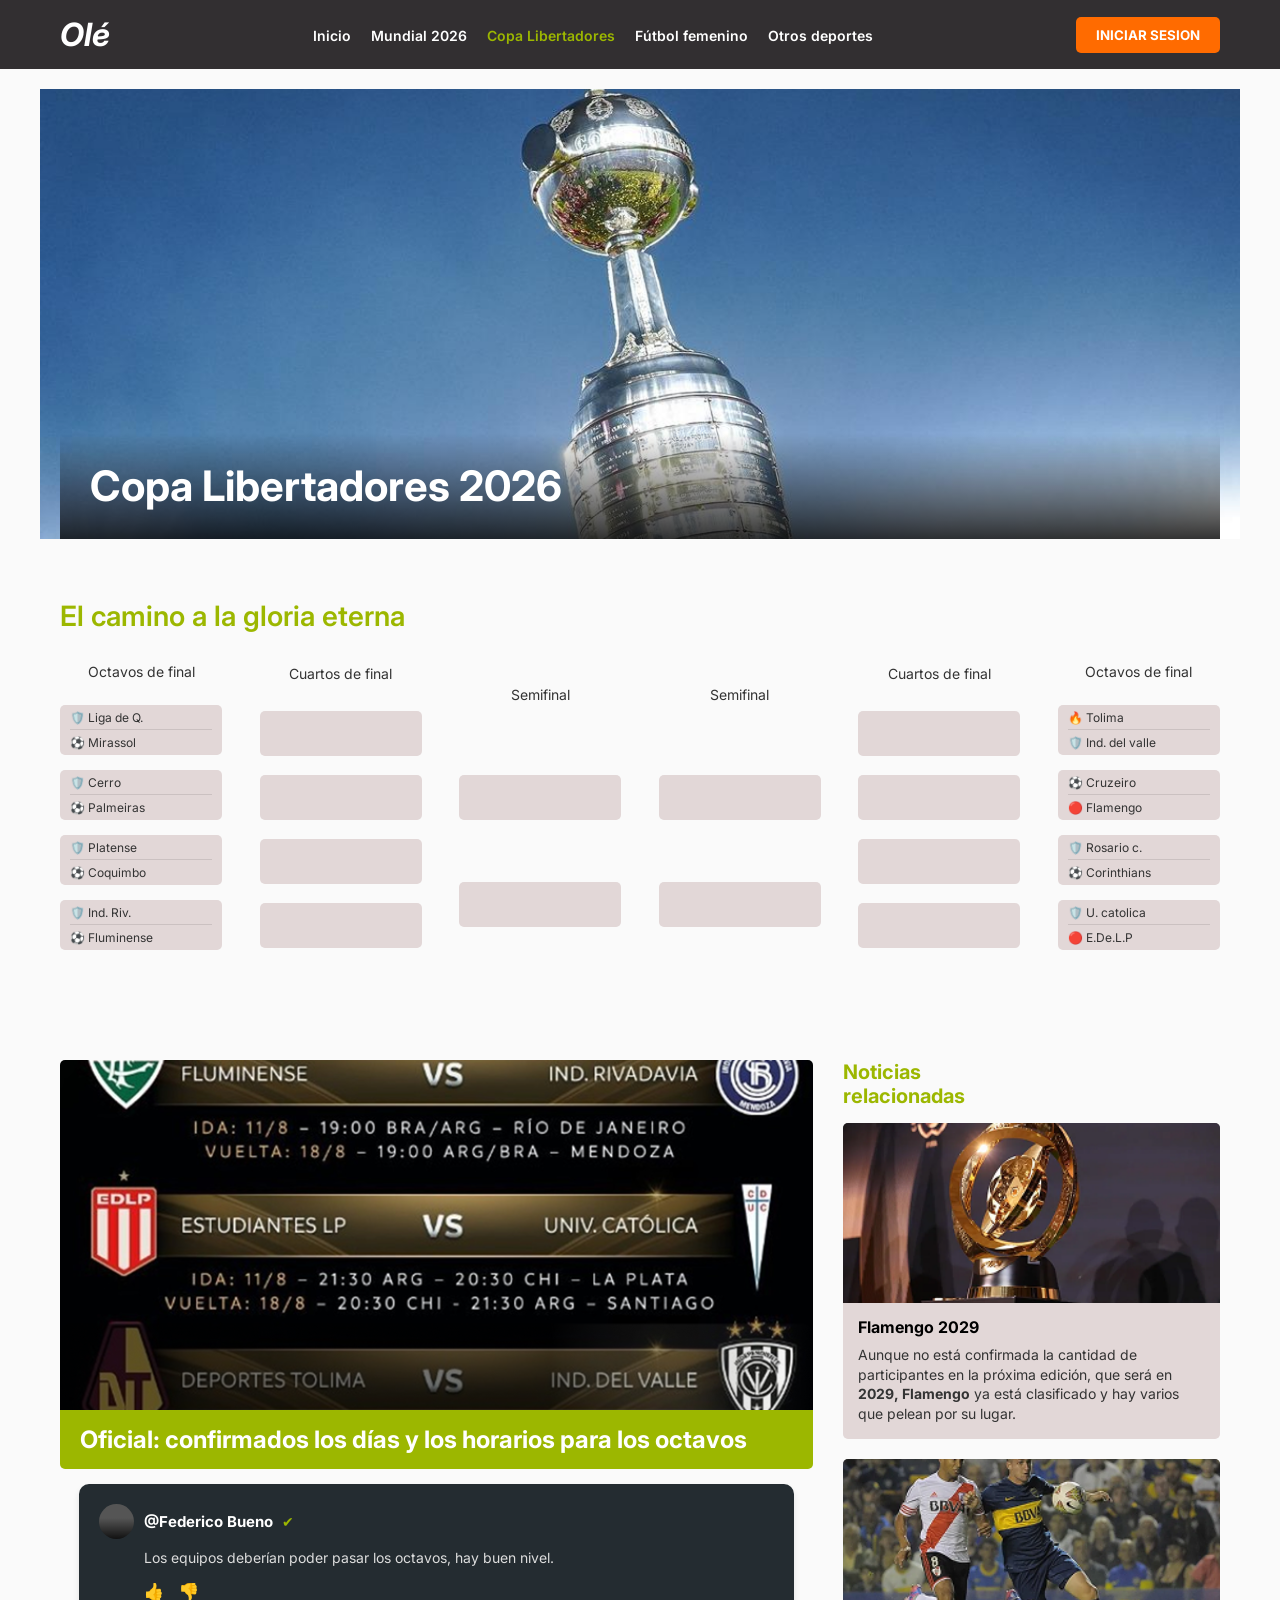
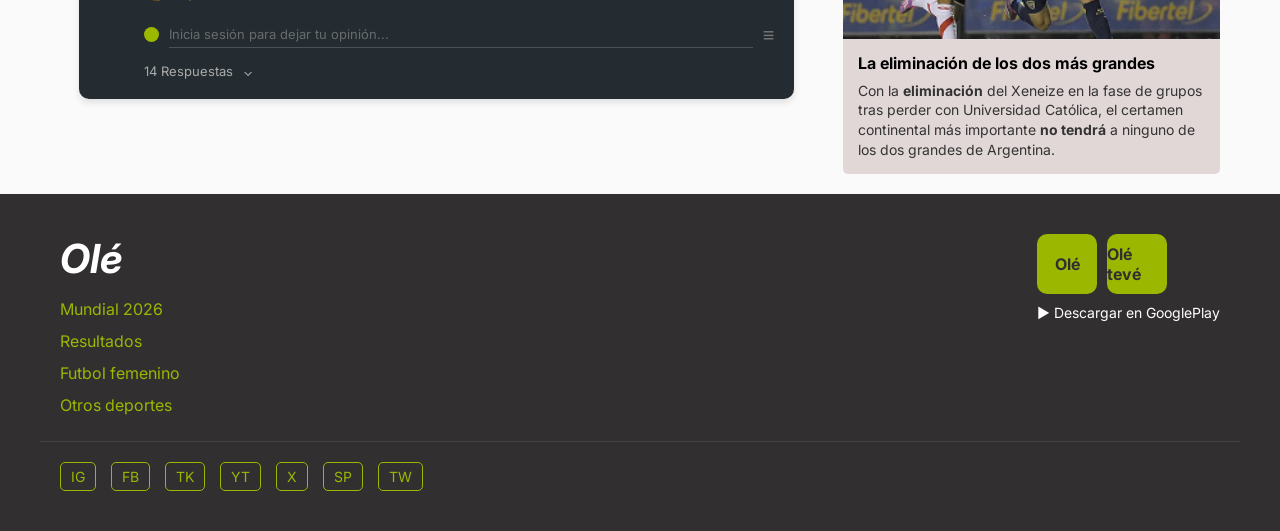
<file: OleWEB-main/OleWEB-main/DiarioOle/copalibertadores.html>
<!DOCTYPE html>
<html lang="es">
<head>
    <meta charset="UTF-8">
    <meta name="viewport" content="width=device-width, initial-scale=1.0">
    <title>Olé - Copa Libertadores</title>
    <link href="https://fonts.googleapis.com/css2?family=Inter:wght@400;600;700&display=swap" rel="stylesheet">
    <link rel="stylesheet" href="style.css">
</head>
<body>

    <header class="main-header">
        <div class="container header-container">
            <div class="hamburger-menu" onclick="toggleMenu()">☰</div>
           <div class="logo" onclick="window.location.href='index.html'">Olé</div>
            <nav class="main-nav" id="mainNav">
                <ul>
                    <li><a href="index.html">Inicio</a></li>
                    <li><a href="mundial2026.html">Mundial 2026</a></li>
                    <li><a href="copalibertadores.html" class="active">Copa Libertadores</a></li>
                    <li><a href="femenino.html">Fútbol femenino</a></li>
                    <li><a href="otros-deportes.html">Otros deportes</a></li>
                </ul>
            </nav>
            <div class="auth-section">
                <div id="login-btn-container">
                    <button class="btn-login" onclick="toggleLoginModal()">INICIAR SESION</button>
                </div>
                <div id="user-profile-container" style="display: none; align-items: center; gap: 10px; color: white; font-weight: bold; cursor: pointer;" onclick="window.location.href='perfil.html'" title="Ver mi perfil">
                    <div style="width: 35px; height: 35px; background-color: var(--text-green); border-radius: 50%; display: flex; align-items: center; justify-content: center; font-size: 14px; color: var(--bg-dark);">US</div>
                    <span class="user-name-hide-mobile">Usuario</span>
                </div>
            </div>
        </div>
    </header>

    <section class="container hero-femenino img-placeholder" style="background-image: url('img/noticia principal.png');">
        <div class="hero-femenino-overlay">
            <h1>Copa Libertadores 2026</h1>
        </div>
    </section>

    <main class="container main-layout">
        <section class="bracket-section" style="grid-column: 1 / -1;">
            <h2 class="section-title">El camino a la gloria eterna</h2>
            
            <div class="bracket-wrapper">
                <div class="bracket-col">
                    <div class="bracket-header">Octavos de final</div>
                    <div class="match-box"><div class="team">🛡️ Liga de Q.</div><div class="team">⚽ Mirassol</div></div>
                    <div class="match-box"><div class="team">🛡️ Cerro</div><div class="team">⚽ Palmeiras</div></div>
                    <div class="match-box"><div class="team">🛡️ Platense</div><div class="team">⚽ Coquimbo</div></div>
                    <div class="match-box"><div class="team">🛡️ Ind. Riv.</div><div class="team">⚽ Fluminense</div></div>
                </div>
                <div class="bracket-col"><div class="bracket-header">Cuartos de final</div><div class="match-box empty"></div><div class="match-box empty"></div><div class="match-box empty"></div><div class="match-box empty"></div></div>
                <div class="bracket-col"><div class="bracket-header">Semifinal</div><div class="match-box empty"></div><div class="match-box empty"></div></div>
                <div class="bracket-col"><div class="bracket-header">Semifinal</div><div class="match-box empty"></div><div class="match-box empty"></div></div>
                <div class="bracket-col"><div class="bracket-header">Cuartos de final</div><div class="match-box empty"></div><div class="match-box empty"></div><div class="match-box empty"></div><div class="match-box empty"></div></div>
                <div class="bracket-col">
                    <div class="bracket-header">Octavos de final</div>
                    <div class="match-box"><div class="team">🔥 Tolima</div><div class="team">🛡️ Ind. del valle</div></div>
                    <div class="match-box"><div class="team">⚽ Cruzeiro</div><div class="team">🔴 Flamengo</div></div>
                    <div class="match-box"><div class="team">🛡️ Rosario c.</div><div class="team">⚽ Corinthians</div></div>
                    <div class="match-box"><div class="team">🛡️ U. catolica</div><div class="team">🔴 E.De.L.P</div></div>
                </div>
            </div>
        </section>

        <section class="col-noticias">
            <article class="news-card-femenino">
                <div class="card-img-femenino img-placeholder" style="background-image: url('img/liber.png');"></div>
                <div class="card-title-green"><h2>Oficial: confirmados los días y los horarios para los octavos</h2></div>
                
                <div class="comment-card-dark">
                    <div class="main-comment">
                        <div class="comment-header">
                            <div class="avatar img-placeholder"></div>
                            <div class="user-info"><strong>@Federico Bueno</strong> <span class="verified">✔</span></div>
                        </div>
                        <p class="comment-text">Los equipos deberían poder pasar los octavos, hay buen nivel.</p>
<div class="comment-actions">
    <span class="icon" onclick="handleReaction(this, 'like')">👍</span> 
    <span class="icon" onclick="handleReaction(this, 'dislike')">👎</span>
</div>
                    </div>
                    
                    <div class="comment-reply-section">
                        <div class="reply-input-container">
                            <div class="input-avatar-placeholder logged-out-dot"></div>
                            <input type="text" disabled placeholder="Inicia sesión para dejar tu opinión..." class="restricted-input" onkeypress="handleCommentSubmit(event, this)">
                            <span class="icon-lines">≡</span>
                        </div>
                        <div class="new-comments-container"></div>
                    </div>
                    
                    <div class="comment-footer">
                        14 Respuestas <span>⌄</span>
                    </div>
                </div>
            </article>
        </section>

        <aside class="col-sidebar">
            <h3 class="sidebar-title" style="color: var(--text-green); font-size: 20px; margin-bottom: 15px; line-height: 1.2;">Noticias<br>relacionadas</h3>
            <article class="sidebar-card">
                <div class="sidebar-img img-placeholder" style="background-image: url('img/copa.png');"></div>
                <div class="sidebar-text">
                    <h4>Flamengo 2029</h4>
                    <p>Aunque no está confirmada la cantidad de participantes en la próxima edición, que será en <strong>2029, Flamengo</strong> ya está clasificado y hay varios que pelean por su lugar.</p>
                </div>
            </article>
            <article class="sidebar-card">
                <div class="sidebar-img img-placeholder" style="background-image: url('img/paler.png');"></div>
                <div class="sidebar-text">
                    <h4>La eliminación de los dos más grandes</h4>
                    <p>Con la <strong>eliminación</strong> del Xeneize en la fase de grupos tras perder con Universidad Católica, el certamen continental más importante <strong>no tendrá</strong> a ninguno de los dos grandes de Argentina.</p>
                </div>
            </article>
        </aside>
    </main>

    <footer class="main-footer">
        <div class="container footer-grid">
            <div class="footer-links">
                <div class="logo-footer" onclick="window.location.href='index.html'">Olé</div>
                <ul>
                    <li><a href="mundial2026.html">Mundial 2026</a></li>
                    <li><a href="copalibertadores.html">Resultados</a></li>
                    <li><a href="femenino.html">Futbol femenino</a></li>
                    <li><a href="otros-deportes.html">Otros deportes</a></li>
                </ul>
            </div>
            <div class="footer-apps">
                <div class="app-icons"><div class="app-box">Olé</div><div class="app-box">Olé tevé</div></div>
                <div class="google-play">▶ Descargar en GooglePlay</div>
            </div>
        </div>
        <div class="container footer-social">
            <span class="social-icon">IG</span><span class="social-icon">FB</span><span class="social-icon">TK</span><span class="social-icon">YT</span><span class="social-icon">X</span><span class="social-icon">SP</span><span class="social-icon">TW</span>
        </div>
    </footer>

    <!-- MODAL DE LOGIN GLOBAL -->
    <div id="loginModal" class="modal-overlay" onclick="closeModalOutside(event)">
        <div class="new-login-modal">
            <div class="modal-left">
                <span class="modal-close-mobile" onclick="toggleLoginModal()">✕</span>
                <h2 class="modal-form-title">Datos personales</h2>
                <form onsubmit="doLogin(event)">
                    <div class="input-group">
                        <label>Nombre y apellidos</label>
                        <input type="text" placeholder="Nombre y apellidos" required>
                    </div>
                    <div class="input-group">
                        <label>Edad</label>
                        <input type="number" placeholder="Edad" required>
                    </div>
                    <div class="input-group">
                        <label>Numero de documento</label>
                        <input type="text" placeholder="Numero de documento" required>
                    </div>
                    <div class="input-group">
                        <label>Correo electrónico</label>
                        <input type="email" placeholder="Correo electronico" required>
                    </div>
                    
                    <div class="input-group">
                        <label>¿Qué secciones son de tu interes?</label>
                        <div class="custom-multi-select">
                            <div class="select-box" onclick="toggleMultiSelect()">Seleccionar categorias <span>↓</span></div>
                            <div class="select-options" id="multiSelectOptions">
                                <label><input type="checkbox" value="1"> Mundial 2026</label>
                                <label><input type="checkbox" value="2"> Copa Libertadores</label>
                                <label><input type="checkbox" value="3"> Fútbol femenino</label>
                                <label><input type="checkbox" value="4"> Otros deportes</label>
                            </div>
                        </div>
                    </div>

                    <div class="checkbox-group">
                        <label class="custom-checkbox">
                            <input type="checkbox" required>
                            <span class="checkmark"></span>
                            <p>¿Acepta los terminos y condiciones que proporciona dicho sorteo?</p>
                        </label>
                    </div>
                    <div class="checkbox-group">
                        <label class="custom-checkbox">
                            <input type="checkbox">
                            <span class="checkmark"></span>
                            <p>¿Acepta recibir correos electronicos por parte de nuestro equipo de comunicación y marketing digital?</p>
                        </label>
                    </div>

                    <button type="submit" class="btn-submit-form">Ingresar a mi cuenta</button>
                </form>
            </div>
            <div class="modal-right img-placeholder" style="background-image: url('img/scaloni.jpg');">
                <span class="modal-close-desktop" onclick="toggleLoginModal()">✕</span>
                <div class="modal-right-overlay">
                    <h3>El fútbol, al<br>alcance de la<br>mano</h3>
                    <p>Registrate para no perderte las noticias de ultimo momento y poder participar de los debates en el minuto a minuto de cada encuentro!</p>
                </div>
            </div>
        </div>
    </div>

    <!-- SCRIPT GLOBAL -->
    <script>
        document.addEventListener('DOMContentLoaded', () => {
            if (localStorage.getItem('ole_user_logged') === 'true') {
                enableUserSession();
            }
        });

        function toggleMenu() {
            document.getElementById('mainNav').classList.toggle('show');
        }

        function toggleLoginModal() {
            const modal = document.getElementById('loginModal');
            modal.style.display = modal.style.display === 'flex' ? 'none' : 'flex';
        }

        function closeModalOutside(event) {
            const modal = document.getElementById('loginModal');
            if (event.target === modal) {
                toggleLoginModal();
            }
        }

        function toggleMultiSelect() {
            document.getElementById('multiSelectOptions').classList.toggle('show');
        }

        function doLogin(event) {
            event.preventDefault(); 
            const inputs = event.target.querySelectorAll('input[type="text"]');
            let nameVal = "Usuario";
            if(inputs.length > 0) nameVal = inputs[0].value;
            
            localStorage.setItem('ole_user_logged', 'true');
            localStorage.setItem('ole_user_name', nameVal);
            
            const words = nameVal.trim().split(' ');
            let initials = '';
            if (words.length > 1) {
                initials = words[0][0] + words[1][0];
            } else {
                initials = words[0][0] + (words[0][1] || '');
            }
            localStorage.setItem('ole_user_initials', initials.toUpperCase());

            enableUserSession();
            toggleLoginModal();
        }

        function doLogout() {
            localStorage.removeItem('ole_user_logged');
            location.reload();
        }

        function enableUserSession() {
            const loginBtn = document.getElementById('login-btn-container');
            const userProfile = document.getElementById('user-profile-container');
            const userName = localStorage.getItem('ole_user_name') || 'Usuario';
            const userInitials = localStorage.getItem('ole_user_initials') || 'US';

            if(loginBtn) loginBtn.style.display = 'none';
            if(userProfile) {
                userProfile.style.display = 'flex';
                userProfile.querySelector('.user-name-hide-mobile').innerText = userName;
                userProfile.querySelector('div').innerText = userInitials;
            }
            
            const restrictedInputs = document.querySelectorAll('.restricted-input');
            restrictedInputs.forEach(input => {
                input.disabled = false;
                if(input.closest('.chat-input-box-dark')) {
                    input.placeholder = "Escribe un mensaje..."; 
                } else {
                    input.placeholder = "Deja tu opinión..."; 
                }
            });

            const avatars = document.querySelectorAll('.input-avatar-placeholder');
            avatars.forEach(avatar => {
                avatar.classList.remove('logged-out-dot');
                avatar.innerHTML = userInitials;
                avatar.style.display = 'flex';
                avatar.style.alignItems = 'center';
                avatar.style.justifyContent = 'center';
                avatar.style.fontSize = '10px';
                avatar.style.fontWeight = 'bold';
                avatar.style.color = 'var(--bg-dark)';
            });
        }

        function handleReaction(element, type) {
            if (localStorage.getItem('ole_user_logged') !== 'true') {
                alert("Debes iniciar sesión para reaccionar a los comentarios.");
                return;
            }
            
            const parent = element.parentElement;
            const likeBtn = parent.children[0];
            const dislikeBtn = parent.children[1];

            if (type === 'like') {
                if (element.classList.contains('active-like')) {
                    element.classList.remove('active-like');
                } else {
                    element.classList.add('active-like');
                    dislikeBtn.classList.remove('active-dislike');
                }
            } else {
                if (element.classList.contains('active-dislike')) {
                    element.classList.remove('active-dislike');
                } else {
                    element.classList.add('active-dislike');
                    likeBtn.classList.remove('active-like');
                }
            }
        }

        function handleCommentSubmit(event, inputElement) {
            if (event.key === 'Enter' && inputElement.value.trim() !== '') {
                const text = inputElement.value.trim();
                const container = inputElement.closest('.comment-reply-section').querySelector('.new-comments-container');
                const userName = localStorage.getItem('ole_user_name') || 'Usuario';
                const userInitials = localStorage.getItem('ole_user_initials') || 'US';
                
                const now = new Date();
                const timeStr = now.getHours().toString().padStart(2, '0') + ':' + now.getMinutes().toString().padStart(2, '0');
                
                const newComment = document.createElement('div');
                newComment.style.marginTop = '20px';
                newComment.style.marginBottom = '25px';
                newComment.style.paddingLeft = '30px'; 
                newComment.style.display = 'flex';
                newComment.style.gap = '15px';
                newComment.style.alignItems = 'flex-start';
                
newComment.innerHTML = `
    <span style="color: #666; font-size: 12px; margin-top: 5px; min-width: 35px;">${timeStr}</span>
    <div style="width: 100%;">
        <div style="display: flex; align-items: center; gap: 10px;">
            <div style="width: 25px; height: 25px; background-color: var(--text-green); border-radius: 50%; display: flex; align-items: center; justify-content: center; font-size: 10px; color: var(--bg-dark); font-weight: bold;">${userInitials}</div>
            <strong style="color: white; font-size: 14px;">${userName}</strong>
        </div>
        <p style="color: #ccc; font-size: 14px; margin: 5px 0 0 35px;">${text}</p>
        <div class="comment-actions" style="margin-bottom: 0; padding-left: 35px; margin-top: 10px;">
            <span class="icon" onclick="handleReaction(this, 'like')">👍</span> 
            <span class="icon" onclick="handleReaction(this, 'dislike')">👎</span>
        </div>
    </div>
`;
                
                container.appendChild(newComment);
                inputElement.value = '';
            }
        }
        function handleReaction(element, type) {
    if (localStorage.getItem('ole_user_logged') !== 'true') {
        alert("Debes iniciar sesión para reaccionar a los comentarios.");
        return;
    }
    
    const parent = element.parentElement;
    const likeBtn = parent.children[0];
    const dislikeBtn = parent.children[1];

    if (type === 'like') {
        if (element.classList.contains('active-like')) {
            element.classList.remove('active-like');
        } else {
            element.classList.add('active-like');
            dislikeBtn.classList.remove('active-dislike');
        }
    } else {
        if (element.classList.contains('active-dislike')) {
            element.classList.remove('active-dislike');
        } else {
            element.classList.add('active-dislike');
            likeBtn.classList.remove('active-like');
        }
    }
}
    </script>
</body>
</html>
</file>
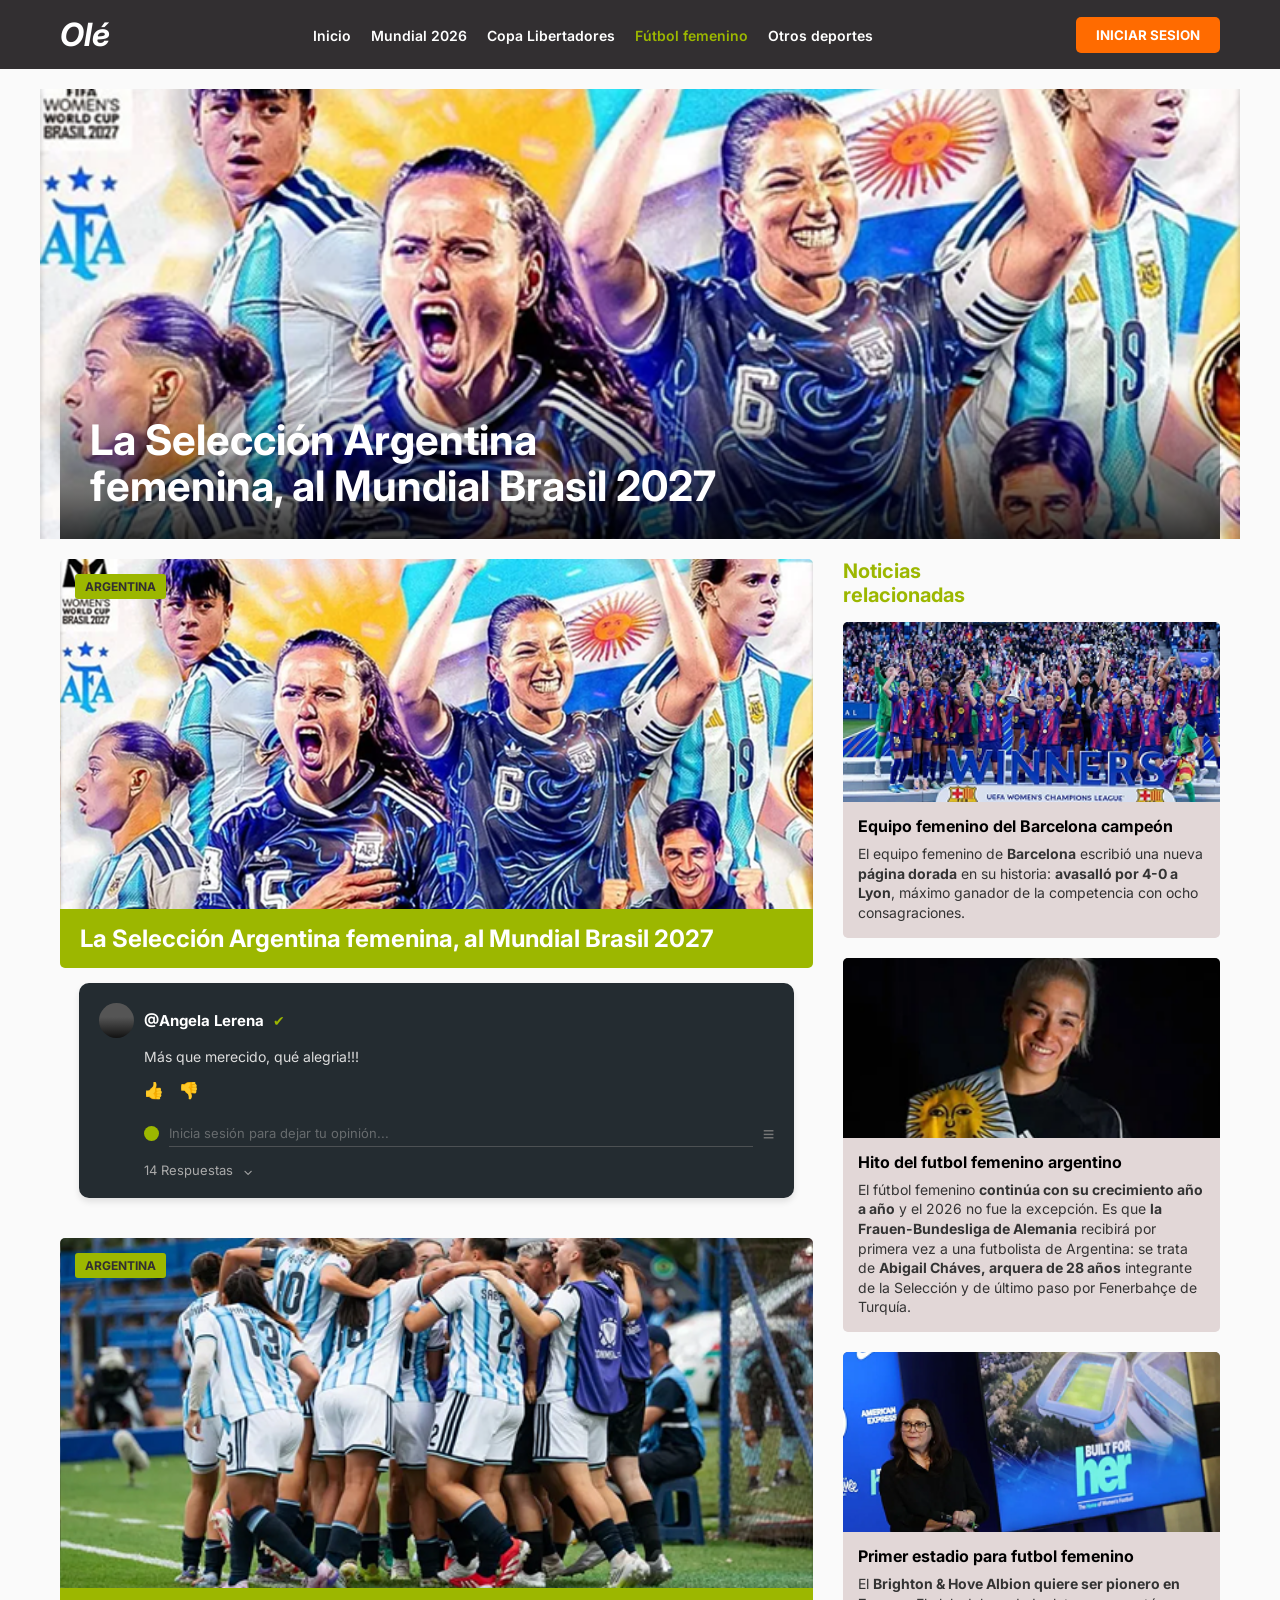
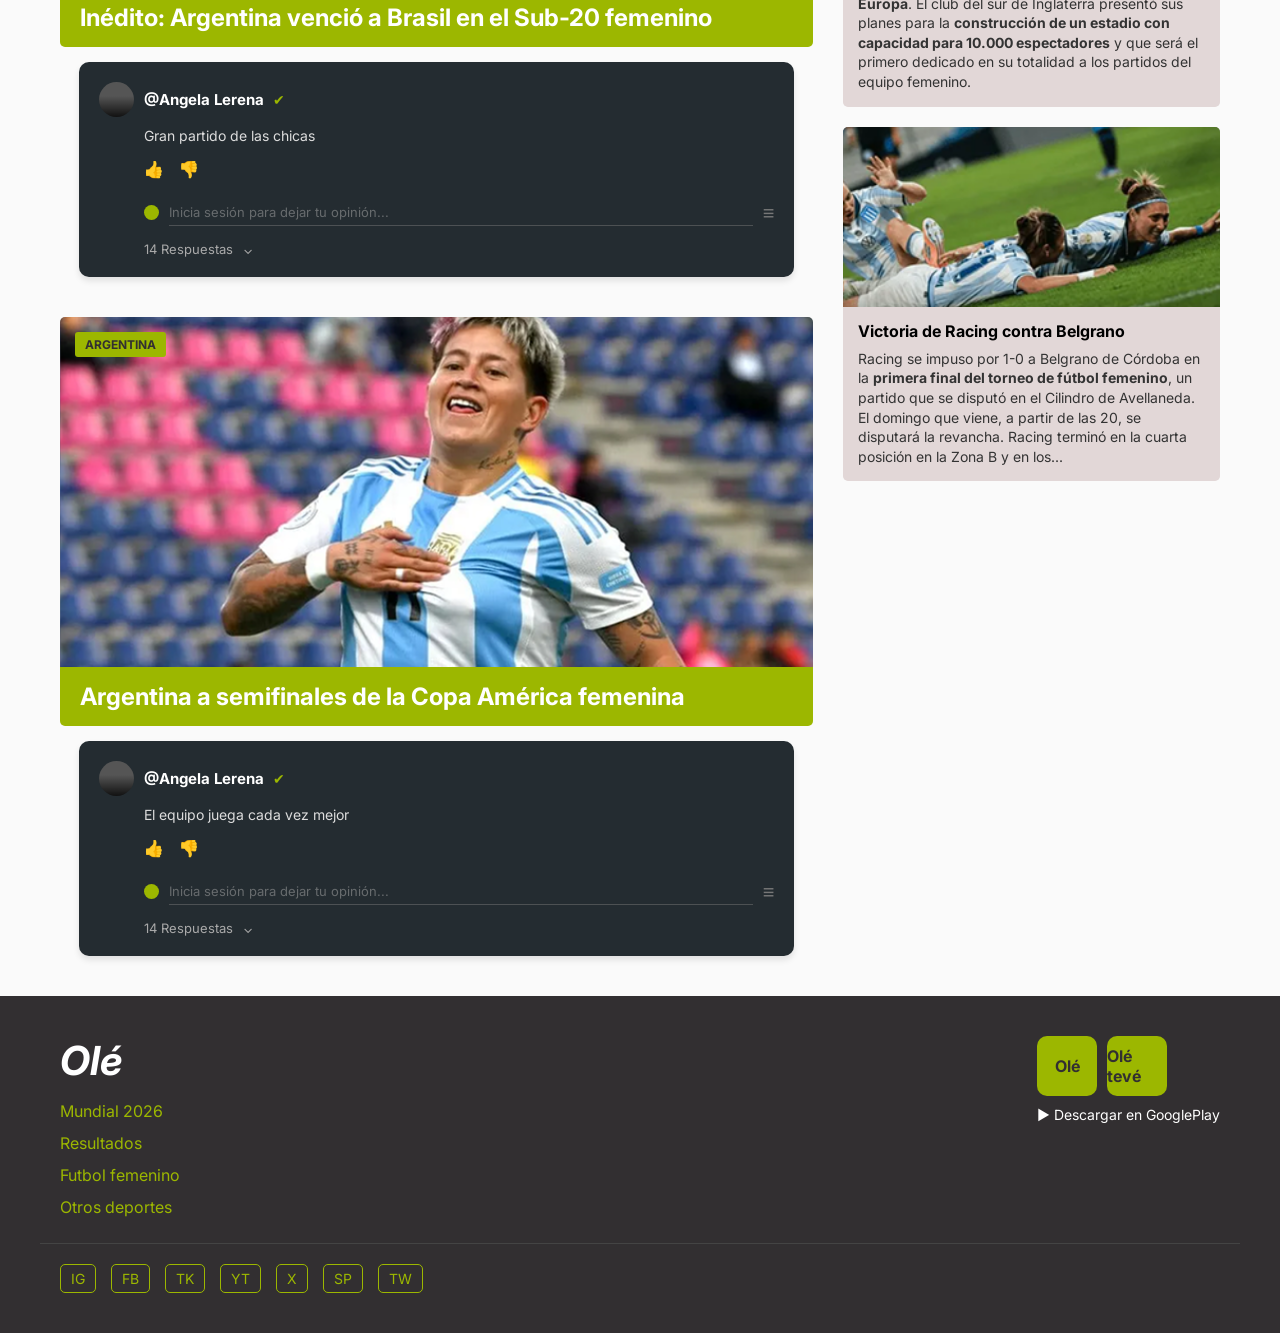
<file: OleWEB-main/OleWEB-main/DiarioOle/femenino.html>
<!DOCTYPE html>
<html lang="es">
<head>
    <meta charset="UTF-8">
    <meta name="viewport" content="width=device-width, initial-scale=1.0">
    <title>Olé - Fútbol Femenino</title>
    <link href="https://fonts.googleapis.com/css2?family=Inter:wght@400;600;700&display=swap" rel="stylesheet">
    <link rel="stylesheet" href="style.css">
</head>
<body>

    <header class="main-header">
        <div class="container header-container">
            <div class="hamburger-menu" onclick="toggleMenu()">☰</div>
           <div class="logo" onclick="window.location.href='index.html'">Olé</div>
            <nav class="main-nav" id="mainNav">
                <ul>
                    <li><a href="index.html">Inicio</a></li>
                    <li><a href="mundial2026.html">Mundial 2026</a></li>
                    <li><a href="copalibertadores.html">Copa Libertadores</a></li>
                    <li><a href="femenino.html" class="active">Fútbol femenino</a></li>
                    <li><a href="otros-deportes.html">Otros deportes</a></li>
                </ul>
            </nav>
            <div class="auth-section">
                <div id="login-btn-container">
                    <button class="btn-login" onclick="toggleLoginModal()">INICIAR SESION</button>
                </div>
                <div id="user-profile-container" style="display: none; align-items: center; gap: 10px; color: white; font-weight: bold; cursor: pointer;" onclick="window.location.href='perfil.html'" title="Ver mi perfil">
                    <div style="width: 35px; height: 35px; background-color: var(--text-green); border-radius: 50%; display: flex; align-items: center; justify-content: center; font-size: 14px; color: var(--bg-dark);">US</div>
                    <span class="user-name-hide-mobile">Usuario</span>
                </div>
            </div>
        </div>
    </header>

    <section class="container hero-femenino img-placeholder" style="background-image: url('img/Rectangle 26.png');">
        <div class="hero-femenino-overlay">
            <h1>La Selección Argentina<br>femenina, al Mundial Brasil 2027</h1>
        </div>
    </section>

    <main class="container main-layout">
        <section class="col-noticias">
            
            <article class="news-card-femenino">
                <div class="card-img-femenino img-placeholder" style="background-image: url('img/Rectangle 26.png');"><span class="badge">ARGENTINA</span></div>
                <div class="card-title-green"><h2>La Selección Argentina femenina, al Mundial Brasil 2027</h2></div>
                <div class="comment-card-dark">
                    <div class="main-comment">
                        <div class="comment-header"><div class="avatar img-placeholder"></div><div class="user-info"><strong>@Angela Lerena</strong> <span class="verified">✔</span></div></div>
                        <p class="comment-text">Más que merecido, qué alegria!!!</p>
                        <div class="comment-actions">
                            <span class="icon" onclick="handleReaction(this, 'like')">👍</span> 
                            <span class="icon" onclick="handleReaction(this, 'dislike')">👎</span>
                        </div>
                    </div>
                    <div class="comment-reply-section">
                        <div class="reply-input-container">
                            <div class="input-avatar-placeholder logged-out-dot"></div>
                            <input type="text" disabled placeholder="Inicia sesión para dejar tu opinión..." class="restricted-input" onkeypress="handleCommentSubmit(event, this)">
                            <span class="icon-lines">≡</span>
                        </div>
                        <div class="new-comments-container"></div>
                    </div>
                    <div class="comment-footer">14 Respuestas <span>⌄</span></div>
                </div>
            </article>

            <article class="news-card-femenino">
                <div class="card-img-femenino img-placeholder" style="background-image: url('img/image 16.png');"><span class="badge">ARGENTINA</span></div>
                <div class="card-title-green"><h2>Inédito: Argentina venció a Brasil en el Sub-20 femenino</h2></div>
                <div class="comment-card-dark">
                    <div class="main-comment">
                        <div class="comment-header"><div class="avatar img-placeholder"></div><div class="user-info"><strong>@Angela Lerena</strong> <span class="verified">✔</span></div></div>
                        <p class="comment-text">Gran partido de las chicas</p>
                        <div class="comment-actions">
                            <span class="icon" onclick="handleReaction(this, 'like')">👍</span> 
                            <span class="icon" onclick="handleReaction(this, 'dislike')">👎</span>
                        </div>
                    </div>
                    <div class="comment-reply-section">
                        <div class="reply-input-container">
                            <div class="input-avatar-placeholder logged-out-dot"></div>
                            <input type="text" disabled placeholder="Inicia sesión para dejar tu opinión..." class="restricted-input" onkeypress="handleCommentSubmit(event, this)">
                            <span class="icon-lines">≡</span>
                        </div>
                        <div class="new-comments-container"></div>
                    </div>
                    <div class="comment-footer">14 Respuestas <span>⌄</span></div>
                </div>
            </article>

            <article class="news-card-femenino">
                <div class="card-img-femenino img-placeholder" style="background-image: url('img/image 17-1.png');"><span class="badge">ARGENTINA</span></div>
                <div class="card-title-green"><h2>Argentina a semifinales de la Copa América femenina</h2></div>
                <div class="comment-card-dark">
                    <div class="main-comment">
                        <div class="comment-header"><div class="avatar img-placeholder"></div><div class="user-info"><strong>@Angela Lerena</strong> <span class="verified">✔</span></div></div>
                        <p class="comment-text">El equipo juega cada vez mejor</p>
                        <div class="comment-actions">
                            <span class="icon" onclick="handleReaction(this, 'like')">👍</span> 
                            <span class="icon" onclick="handleReaction(this, 'dislike')">👎</span>
                        </div>
                    </div>
                    <div class="comment-reply-section">
                        <div class="reply-input-container">
                            <div class="input-avatar-placeholder logged-out-dot"></div>
                            <input type="text" disabled placeholder="Inicia sesión para dejar tu opinión..." class="restricted-input" onkeypress="handleCommentSubmit(event, this)">
                            <span class="icon-lines">≡</span>
                        </div>
                        <div class="new-comments-container"></div>
                    </div>
                    <div class="comment-footer">14 Respuestas <span>⌄</span></div>
                </div>
            </article>

        </section>

        <aside class="col-sidebar">
            <h3 class="sidebar-title" style="color: var(--text-green); font-size: 20px; margin-bottom: 15px; line-height: 1.2;">Noticias<br>relacionadas</h3>
            <article class="sidebar-card">
                <div class="sidebar-img img-placeholder" style="background-image: url('img/image 17.png');"></div>
                <div class="sidebar-text">
                    <h4>Equipo femenino del Barcelona campeón</h4>
                    <p>El equipo femenino de <strong>Barcelona</strong> escribió una nueva <strong>página dorada</strong> en su historia: <strong>avasalló por 4-0 a Lyon</strong>, máximo ganador de la competencia con ocho consagraciones.</p>
                </div>
            </article>
            <article class="sidebar-card">
                <div class="sidebar-img img-placeholder" style="background-image: url('img/image 18.png');"></div>
                <div class="sidebar-text">
                    <h4>Hito del futbol femenino argentino</h4>
                    <p>El fútbol femenino <strong>continúa con su crecimiento año a año</strong> y el 2026 no fue la excepción. Es que <strong>la Frauen-Bundesliga de Alemania</strong> recibirá por primera vez a una futbolista de Argentina: se trata de <strong>Abigail Cháves, arquera de 28 años</strong> integrante de la Selección y de último paso por Fenerbahçe de Turquía.</p>
                </div>
            </article>
            <article class="sidebar-card">
                <div class="sidebar-img img-placeholder" style="background-image: url('img/image 19.png');"></div>
                <div class="sidebar-text">
                    <h4>Primer estadio para futbol femenino</h4>
                    <p>El <strong>Brighton & Hove Albion quiere ser pionero en Europa</strong>. El club del sur de Inglaterra presentó sus planes para la <strong>construcción de un estadio con capacidad para 10.000 espectadores</strong> y que será el primero dedicado en su totalidad a los partidos del equipo femenino.</p>
                </div>
            </article>
            <article class="sidebar-card">
                <div class="sidebar-img img-placeholder" style="background-image: url('img/image 19-1.png');"></div>
                <div class="sidebar-text">
                    <h4>Victoria de Racing contra Belgrano</h4>
                    <p>Racing se impuso por 1-0 a Belgrano de Córdoba en la <strong>primera final del torneo de fútbol femenino</strong>, un partido que se disputó en el Cilindro de Avellaneda. El domingo que viene, a partir de las 20, se disputará la revancha. Racing terminó en la cuarta posición en la Zona B y en los...</p>
                </div>
            </article>
        </aside>
    </main>

    <footer class="main-footer">
        <div class="container footer-grid">
            <div class="footer-links">
                <div class="logo-footer" onclick="window.location.href='index.html'">Olé</div>
                <ul>
                    <li><a href="mundial2026.html">Mundial 2026</a></li>
                    <li><a href="copalibertadores.html">Resultados</a></li>
                    <li><a href="femenino.html">Futbol femenino</a></li>
                    <li><a href="otros-deportes.html">Otros deportes</a></li>
                </ul>
            </div>
            <div class="footer-apps">
                <div class="app-icons"><div class="app-box">Olé</div><div class="app-box">Olé tevé</div></div>
                <div class="google-play">▶ Descargar en GooglePlay</div>
            </div>
        </div>
        <div class="container footer-social">
            <span class="social-icon">IG</span><span class="social-icon">FB</span><span class="social-icon">TK</span><span class="social-icon">YT</span><span class="social-icon">X</span><span class="social-icon">SP</span><span class="social-icon">TW</span>
        </div>
    </footer>

    <!-- MODAL DE LOGIN GLOBAL -->
    <div id="loginModal" class="modal-overlay" onclick="closeModalOutside(event)">
        <div class="new-login-modal">
            <div class="modal-left">
                <span class="modal-close-mobile" onclick="toggleLoginModal()">✕</span>
                <h2 class="modal-form-title">Datos personales</h2>
                <form onsubmit="doLogin(event)">
                    <div class="input-group">
                        <label>Nombre y apellidos</label>
                        <input type="text" placeholder="Nombre y apellidos" required>
                    </div>
                    <div class="input-group">
                        <label>Edad</label>
                        <input type="number" placeholder="Edad" required>
                    </div>
                    <div class="input-group">
                        <label>Numero de documento</label>
                        <input type="text" placeholder="Numero de documento" required>
                    </div>
                    <div class="input-group">
                        <label>Correo electrónico</label>
                        <input type="email" placeholder="Correo electronico" required>
                    </div>
                    
                    <div class="input-group">
                        <label>¿Qué secciones son de tu interes?</label>
                        <div class="custom-multi-select">
                            <div class="select-box" onclick="toggleMultiSelect()">Seleccionar categorias <span>↓</span></div>
                            <div class="select-options" id="multiSelectOptions">
                                <label><input type="checkbox" value="1"> Mundial 2026</label>
                                <label><input type="checkbox" value="2"> Copa Libertadores</label>
                                <label><input type="checkbox" value="3"> Fútbol femenino</label>
                                <label><input type="checkbox" value="4"> Otros deportes</label>
                            </div>
                        </div>
                    </div>

                    <div class="checkbox-group">
                        <label class="custom-checkbox">
                            <input type="checkbox" required>
                            <span class="checkmark"></span>
                            <p>¿Acepta los terminos y condiciones que proporciona dicho sorteo?</p>
                        </label>
                    </div>
                    <div class="checkbox-group">
                        <label class="custom-checkbox">
                            <input type="checkbox">
                            <span class="checkmark"></span>
                            <p>¿Acepta recibir correos electronicos por parte de nuestro equipo de comunicación y marketing digital?</p>
                        </label>
                    </div>

                    <button type="submit" class="btn-submit-form">Ingresar a mi cuenta</button>
                </form>
            </div>
            <div class="modal-right img-placeholder" style="background-image: url('img/scaloni.jpg');">
                <span class="modal-close-desktop" onclick="toggleLoginModal()">✕</span>
                <div class="modal-right-overlay">
                    <h3>El fútbol, al<br>alcance de la<br>mano</h3>
                    <p>Registrate para no perderte las noticias de ultimo momento y poder participar de los debates en el minuto a minuto de cada encuentro!</p>
                </div>
            </div>
        </div>
    </div>

    <!-- SCRIPT GLOBAL -->
    <script>
        document.addEventListener('DOMContentLoaded', () => {
            if (localStorage.getItem('ole_user_logged') === 'true') {
                enableUserSession();
            }
        });

        function toggleMenu() {
            document.getElementById('mainNav').classList.toggle('show');
        }

        function toggleLoginModal() {
            const modal = document.getElementById('loginModal');
            modal.style.display = modal.style.display === 'flex' ? 'none' : 'flex';
        }

        function closeModalOutside(event) {
            const modal = document.getElementById('loginModal');
            if (event.target === modal) {
                toggleLoginModal();
            }
        }

        function toggleMultiSelect() {
            document.getElementById('multiSelectOptions').classList.toggle('show');
        }

        function doLogin(event) {
            event.preventDefault(); 
            const inputs = event.target.querySelectorAll('input[type="text"]');
            let nameVal = "Usuario";
            if(inputs.length > 0) nameVal = inputs[0].value;
            
            localStorage.setItem('ole_user_logged', 'true');
            localStorage.setItem('ole_user_name', nameVal);
            
            const words = nameVal.trim().split(' ');
            let initials = '';
            if (words.length > 1) {
                initials = words[0][0] + words[1][0];
            } else {
                initials = words[0][0] + (words[0][1] || '');
            }
            localStorage.setItem('ole_user_initials', initials.toUpperCase());

            enableUserSession();
            toggleLoginModal();
        }

        function doLogout() {
            localStorage.removeItem('ole_user_logged');
            location.reload();
        }

        function enableUserSession() {
            const loginBtn = document.getElementById('login-btn-container');
            const userProfile = document.getElementById('user-profile-container');
            const userName = localStorage.getItem('ole_user_name') || 'Usuario';
            const userInitials = localStorage.getItem('ole_user_initials') || 'US';

            if(loginBtn) loginBtn.style.display = 'none';
            if(userProfile) {
                userProfile.style.display = 'flex';
                userProfile.querySelector('.user-name-hide-mobile').innerText = userName;
                userProfile.querySelector('div').innerText = userInitials;
            }
            
            const restrictedInputs = document.querySelectorAll('.restricted-input');
            restrictedInputs.forEach(input => {
                input.disabled = false;
                if(input.closest('.chat-input-box-dark')) {
                    input.placeholder = "Escribe un mensaje..."; 
                } else {
                    input.placeholder = "Deja tu opinión..."; 
                }
            });

            const avatars = document.querySelectorAll('.input-avatar-placeholder');
            avatars.forEach(avatar => {
                avatar.classList.remove('logged-out-dot');
                avatar.innerHTML = userInitials;
                avatar.style.display = 'flex';
                avatar.style.alignItems = 'center';
                avatar.style.justifyContent = 'center';
                avatar.style.fontSize = '10px';
                avatar.style.fontWeight = 'bold';
                avatar.style.color = 'var(--bg-dark)';
            });
        }

        function handleReaction(element, type) {
            if (localStorage.getItem('ole_user_logged') !== 'true') {
                alert("Debes iniciar sesión para reaccionar a los comentarios.");
                return;
            }
            
            const parent = element.parentElement;
            const likeBtn = parent.children[0];
            const dislikeBtn = parent.children[1];

            if (type === 'like') {
                if (element.classList.contains('active-like')) {
                    element.classList.remove('active-like');
                } else {
                    element.classList.add('active-like');
                    dislikeBtn.classList.remove('active-dislike');
                }
            } else {
                if (element.classList.contains('active-dislike')) {
                    element.classList.remove('active-dislike');
                } else {
                    element.classList.add('active-dislike');
                    likeBtn.classList.remove('active-like');
                }
            }
        }

        function handleCommentSubmit(event, inputElement) {
            if (event.key === 'Enter' && inputElement.value.trim() !== '') {
                const text = inputElement.value.trim();
                const container = inputElement.closest('.comment-reply-section').querySelector('.new-comments-container');
                const userName = localStorage.getItem('ole_user_name') || 'Usuario';
                const userInitials = localStorage.getItem('ole_user_initials') || 'US';
                
                const now = new Date();
                const timeStr = now.getHours().toString().padStart(2, '0') + ':' + now.getMinutes().toString().padStart(2, '0');
                
                const newComment = document.createElement('div');
                newComment.style.marginTop = '20px';
                newComment.style.marginBottom = '25px';
                newComment.style.paddingLeft = '30px'; 
                newComment.style.display = 'flex';
                newComment.style.gap = '15px';
                newComment.style.alignItems = 'flex-start';
                
                newComment.innerHTML = `
                    <span style="color: #666; font-size: 12px; margin-top: 5px; min-width: 35px;">${timeStr}</span>
                    <div style="width: 100%;">
                        <div style="display: flex; align-items: center; gap: 10px;">
                            <div style="width: 25px; height: 25px; background-color: var(--text-green); border-radius: 50%; display: flex; align-items: center; justify-content: center; font-size: 10px; color: var(--bg-dark); font-weight: bold;">${userInitials}</div>
                            <strong style="color: white; font-size: 14px;">${userName}</strong>
                        </div>
                        <p style="color: #ccc; font-size: 14px; margin: 5px 0 0 35px;">${text}</p>
                        <div class="comment-actions" style="margin-bottom: 0; padding-left: 35px; margin-top: 10px;">
                            <span class="icon" onclick="handleReaction(this, 'like')">👍</span> 
                            <span class="icon" onclick="handleReaction(this, 'dislike')">👎</span>
                        </div>
                    </div>
                `;
                
                container.appendChild(newComment);
                inputElement.value = '';
            }
        }
    </script>
</body>
</html>
</file>
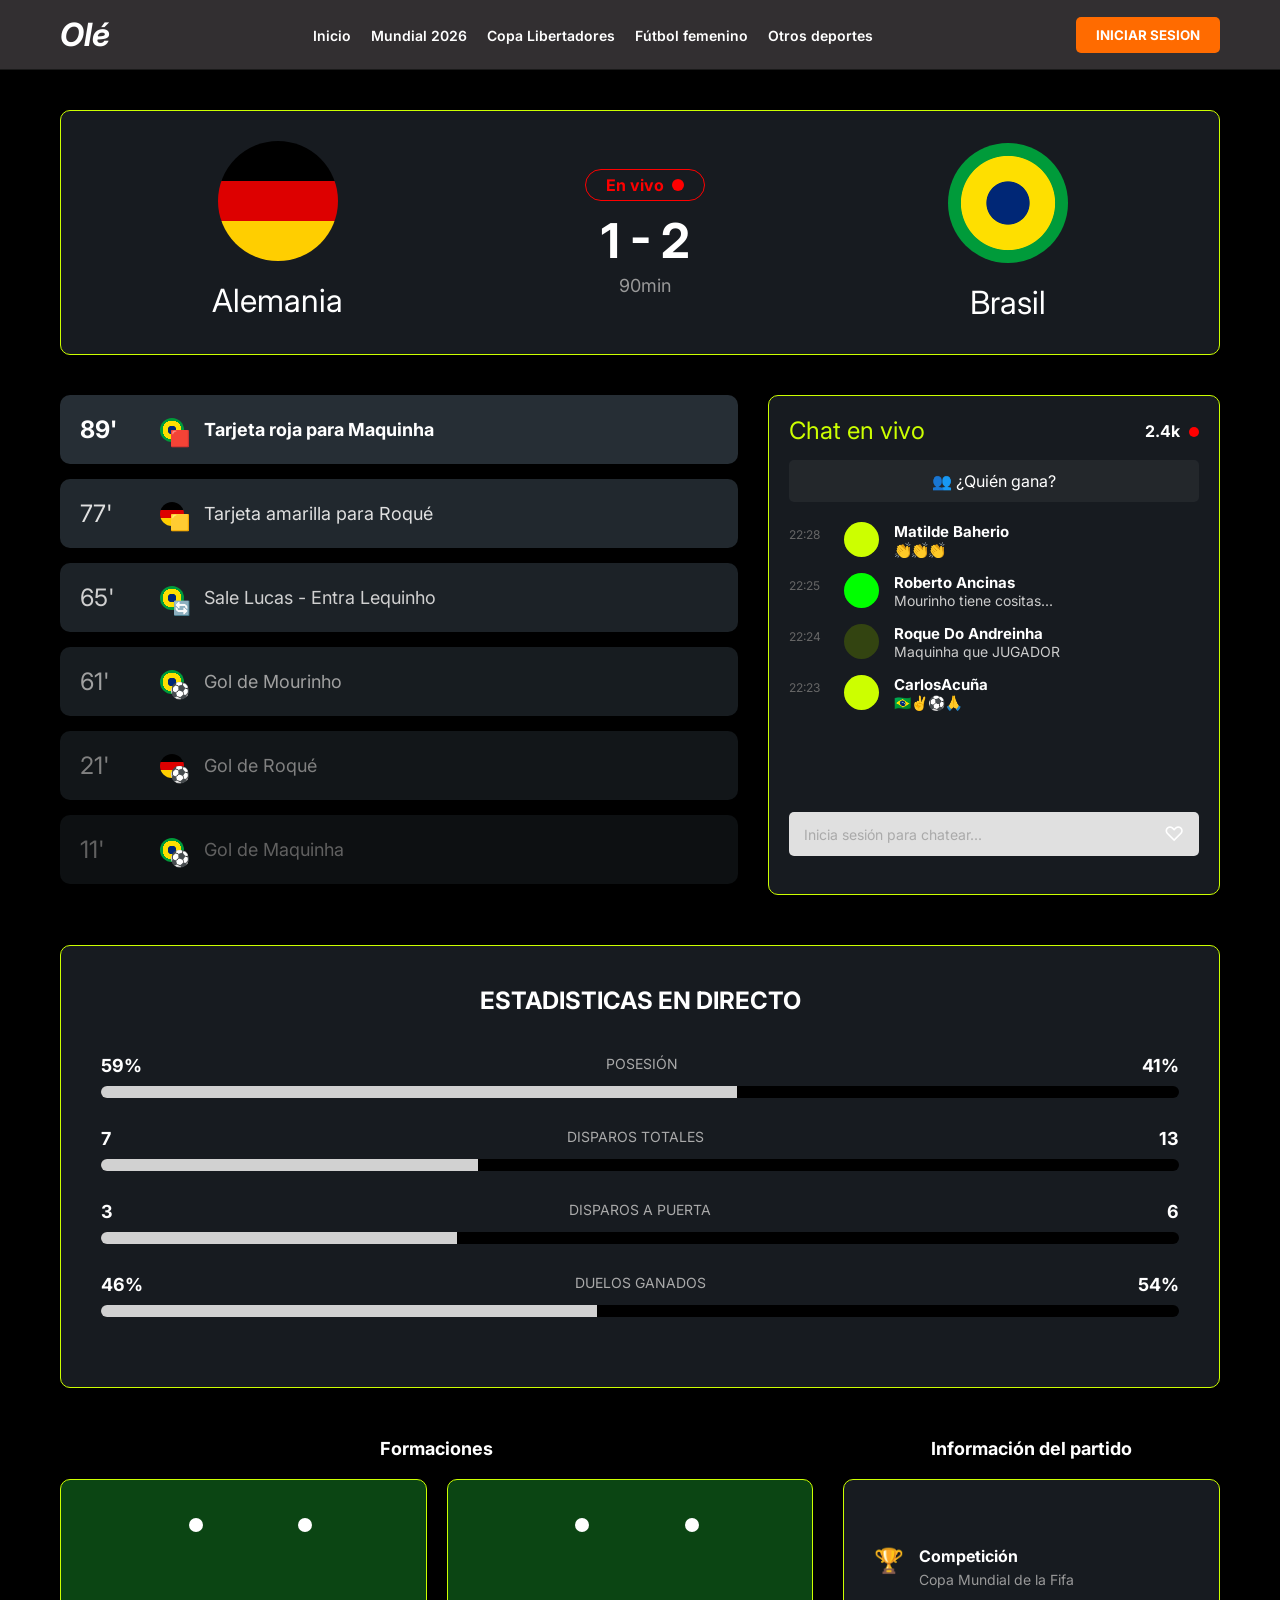
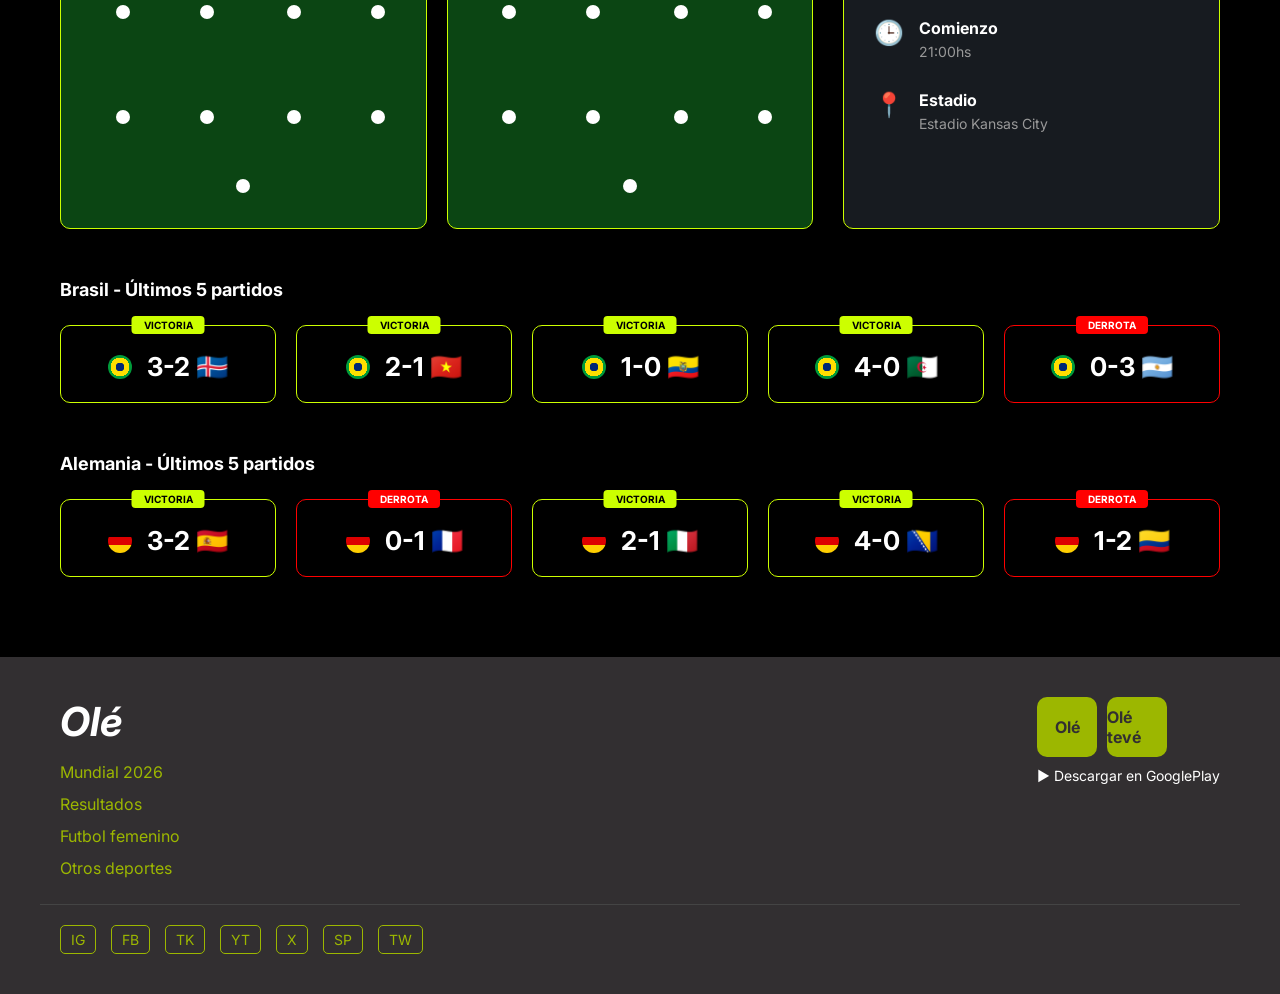
<file: OleWEB-main/OleWEB-main/DiarioOle/minuto.html>
<!DOCTYPE html>
<html lang="es">
<head>
    <meta charset="UTF-8">
    <meta name="viewport" content="width=device-width, initial-scale=1.0">
    <title>Olé - Minuto a Minuto</title>
    <link href="https://fonts.googleapis.com/css2?family=Inter:wght@400;600;700&display=swap" rel="stylesheet">
    <link rel="stylesheet" href="style.css">
</head>
<body class="dark-page">

    <header class="main-header">
        <div class="container header-container">
            <div class="hamburger-menu" onclick="toggleMenu()">☰</div>
         <div class="logo" onclick="window.location.href='index.html'">Olé</div>
            <nav class="main-nav" id="mainNav">
                <ul>
                    <li><a href="index.html">Inicio</a></li>
                    <li><a href="mundial2026.html">Mundial 2026</a></li>
                    <li><a href="copalibertadores.html">Copa Libertadores</a></li>
                    <li><a href="femenino.html">Fútbol femenino</a></li>
                    <li><a href="otros-deportes.html">Otros deportes</a></li>
                </ul>
            </nav>
            
            <div class="auth-section">
                <div id="login-btn-container">
                    <button class="btn-login" onclick="toggleLoginModal()">INICIAR SESION</button>
                </div>
                <div id="user-profile-container" style="display: none; align-items: center; gap: 10px; color: white; font-weight: bold; cursor: pointer;" onclick="window.location.href='perfil.html'" title="Ver mi perfil">
                    <div style="width: 35px; height: 35px; background-color: var(--text-green); border-radius: 50%; display: flex; align-items: center; justify-content: center; font-size: 14px; color: var(--bg-dark);">US</div>
                    <span class="user-name-hide-mobile">Usuario</span>
                </div>
            </div>
        </div>
    </header>

    <main class="container">
        <section class="dark-scoreboard">
            <div class="team">
                <div class="flag-circle germany-flag"></div>
                <h2>Alemania</h2>
            </div>
            <div class="score-center">
                <div class="live-badge-dark">En vivo <span class="red-dot"></span></div>
                <div class="score-numbers">1 - 2</div>
                <div class="match-time">90min</div>
            </div>
            <div class="team">
                <div class="flag-circle brazil-flag"></div>
                <h2>Brasil</h2>
            </div>
        </section>

        <section class="live-layout-dark">
            <div class="timeline-col-dark">
                <div class="timeline-card-dark">
                    <span class="t-time">89'</span>
                    <div class="t-flag-wrapper"><div class="t-flag brazil-flag-small"></div><span class="t-icon-overlay">🟥</span></div>
                    <span class="t-event">Tarjeta roja para Maquinha</span>
                </div>
                <div class="timeline-card-dark">
                    <span class="t-time">77'</span>
                    <div class="t-flag-wrapper"><div class="t-flag germany-flag-small"></div><span class="t-icon-overlay">🟨</span></div>
                    <span class="t-event">Tarjeta amarilla para Roqué</span>
                </div>
                <div class="timeline-card-dark">
                    <span class="t-time">65'</span>
                    <div class="t-flag-wrapper"><div class="t-flag brazil-flag-small"></div><span class="t-icon-overlay" style="font-size: 14px;">🔄</span></div>
                    <span class="t-event">Sale Lucas - Entra Lequinho</span>
                </div>
                <div class="timeline-card-dark">
                    <span class="t-time">61'</span>
                    <div class="t-flag-wrapper"><div class="t-flag brazil-flag-small"></div><span class="t-icon-overlay">⚽</span></div>
                    <span class="t-event">Gol de Mourinho</span>
                </div>
                <div class="timeline-card-dark">
                    <span class="t-time">21'</span>
                    <div class="t-flag-wrapper"><div class="t-flag germany-flag-small"></div><span class="t-icon-overlay">⚽</span></div>
                    <span class="t-event">Gol de Roqué</span>
                </div>
                <div class="timeline-card-dark">
                    <span class="t-time">11'</span>
                    <div class="t-flag-wrapper"><div class="t-flag brazil-flag-small"></div><span class="t-icon-overlay">⚽</span></div>
                    <span class="t-event">Gol de Maquinha</span>
                </div>
            </div>

            <div class="chat-widget-dark">
                <div class="chat-top">
                    <div class="chat-title">Chat en vivo</div>
                    <div class="chat-viewers">2.4k <span class="red-dot" style="display:inline-block; width:10px; height:10px; background:red; border-radius:50%; margin-left:5px;"></span></div>
                </div>
                
                <div class="chat-poll-banner" id="pollBanner" onclick="openPoll()">
                    <span>👥 ¿Quién gana?</span>
                </div>

                <div class="chat-poll-container" id="pollContainer">
                    <div class="poll-header">
                        <span>👥 ¿Quién gana?</span>
                        <span class="poll-close" onclick="closePoll()">✕</span>
                    </div>
                    <div class="poll-options" id="pollOptions">
                        <button class="poll-btn" onclick="vote('alemania')">Alemania</button>
                        <button class="poll-btn" onclick="vote('empate')">Empate</button>
                        <button class="poll-btn" onclick="vote('brasil')">Brasil</button>
                    </div>
                    <div class="poll-results" id="pollResults" style="display: none;">
                        <div class="results-labels"><span id="label-ger">0%</span><span id="label-emp">0%</span><span id="label-bra">0%</span></div>
                        <div class="results-bars">
                            <div class="bar-ger" id="bar-ger" style="width: 0%;"></div>
                            <div class="bar-emp" id="bar-emp" style="width: 0%;"></div>
                            <div class="bar-bra" id="bar-bra" style="width: 0%;"></div>
                        </div>
                    </div>
                </div>
                
                <div class="chat-messages" id="chat-messages-container">
                    <div class="chat-msg"><span class="msg-time">22:28</span><div class="chat-avatar" style="background:#ccff00;"></div><div><strong>Matilde Baherio</strong><br>👏👏👏</div></div>
                    <div class="chat-msg"><span class="msg-time">22:25</span><div class="chat-avatar" style="background:#00ff00;"></div><div><strong>Roberto Ancinas</strong><br>Mourinho tiene cositas...</div></div>
                    <div class="chat-msg"><span class="msg-time">22:24</span><div class="chat-avatar" style="background:#334411;"></div><div><strong>Roque Do Andreinha</strong><br>Maquinha que JUGADOR</div></div>
                    <div class="chat-msg"><span class="msg-time">22:23</span><div class="chat-avatar" style="background:#ccff00;"></div><div><strong>CarlosAcuña</strong><br>🇧🇷✌️⚽🙏</div></div>
                </div>

                <div class="chat-input-box-dark">
                    <input type="text" disabled placeholder="Inicia sesión para chatear..." class="restricted-input" onkeypress="handleChatSubmit(event, this)">
                    <span style="font-size:20px; color:#fff; cursor:pointer;" onclick="submitClickChat()">♡</span>
                </div>
            </div>
        </section>

        <section class="stats-full-dark">
            <div class="stats-box-dark">
                <div class="stats-header">ESTADISTICAS EN DIRECTO</div>
                <div class="stat-row-dark"><div class="stat-labels-dark"><span>59%</span> <span class="stat-title">POSESIÓN</span> <span>41%</span></div><div class="stat-bar-bg-dark"><div class="stat-bar-fill-dark" style="width: 59%;"></div></div></div>
                <div class="stat-row-dark"><div class="stat-labels-dark"><span>7</span> <span class="stat-title">DISPAROS TOTALES</span> <span>13</span></div><div class="stat-bar-bg-dark"><div class="stat-bar-fill-dark" style="width: 35%;"></div></div></div>
                <div class="stat-row-dark"><div class="stat-labels-dark"><span>3</span> <span class="stat-title">DISPAROS A PUERTA</span> <span>6</span></div><div class="stat-bar-bg-dark"><div class="stat-bar-fill-dark" style="width: 33%;"></div></div></div>
                <div class="stat-row-dark"><div class="stat-labels-dark"><span>46%</span> <span class="stat-title">DUELOS GANADOS</span> <span>54%</span></div><div class="stat-bar-bg-dark"><div class="stat-bar-fill-dark" style="width: 46%;"></div></div></div>
            </div>
        </section>

        <section class="formations-info-layout">
            <div class="formations-col">
                <h3 class="section-title-dark">Formaciones</h3>
                <div class="pitches-container">
                    <div class="pitch">
                        <div class="pitch-dot"></div><div class="pitch-dot"></div><div class="pitch-dot"></div><div class="pitch-dot"></div><div class="pitch-dot"></div><div class="pitch-dot"></div><div class="pitch-dot"></div><div class="pitch-dot"></div><div class="pitch-dot"></div><div class="pitch-dot"></div><div class="pitch-dot"></div>
                    </div>
                    <div class="pitch">
                        <div class="pitch-dot"></div><div class="pitch-dot"></div><div class="pitch-dot"></div><div class="pitch-dot"></div><div class="pitch-dot"></div><div class="pitch-dot"></div><div class="pitch-dot"></div><div class="pitch-dot"></div><div class="pitch-dot"></div><div class="pitch-dot"></div><div class="pitch-dot"></div>
                    </div>
                </div>
            </div>
            <div class="info-col">
                <h3 class="section-title-dark">Información del partido</h3>
                <div class="info-box-dark">
                    <div class="info-row"><div class="icon">🏆</div><div class="info-text"><strong>Competición</strong><p>Copa Mundial de la Fifa</p></div></div>
                    <div class="info-row"><div class="icon">🕒</div><div class="info-text"><strong>Comienzo</strong><p>21:00hs</p></div></div>
                    <div class="info-row"><div class="icon">📍</div><div class="info-text"><strong>Estadio</strong><p>Estadio Kansas City</p></div></div>
                </div>
            </div>
        </section>

        <section class="history-layout-dark">
            <h3 class="history-title-dark">Brasil - Últimos 5 partidos</h3>
            <div class="history-boxes-dark">
                <div class="h-box-dark win"><span class="h-badge">VICTORIA</span><div class="h-score-dark"><div class="t-flag brazil-flag-small"></div> 3-2 🇮🇸</div></div>
                <div class="h-box-dark win"><span class="h-badge">VICTORIA</span><div class="h-score-dark"><div class="t-flag brazil-flag-small"></div> 2-1 🇻🇳</div></div>
                <div class="h-box-dark win"><span class="h-badge">VICTORIA</span><div class="h-score-dark"><div class="t-flag brazil-flag-small"></div> 1-0 🇪🇨</div></div>
                <div class="h-box-dark win"><span class="h-badge">VICTORIA</span><div class="h-score-dark"><div class="t-flag brazil-flag-small"></div> 4-0 🇩🇿</div></div>
                <div class="h-box-dark loss"><span class="h-badge">DERROTA</span><div class="h-score-dark"><div class="t-flag brazil-flag-small"></div> 0-3 🇦🇷</div></div>
            </div>

            <h3 class="history-title-dark">Alemania - Últimos 5 partidos</h3>
            <div class="history-boxes-dark">
                <div class="h-box-dark win"><span class="h-badge">VICTORIA</span><div class="h-score-dark"><div class="t-flag germany-flag-small"></div> 3-2 🇪🇸</div></div>
                <div class="h-box-dark loss"><span class="h-badge">DERROTA</span><div class="h-score-dark"><div class="t-flag germany-flag-small"></div> 0-1 🇫🇷</div></div>
                <div class="h-box-dark win"><span class="h-badge">VICTORIA</span><div class="h-score-dark"><div class="t-flag germany-flag-small"></div> 2-1 🇮🇹</div></div>
                <div class="h-box-dark win"><span class="h-badge">VICTORIA</span><div class="h-score-dark"><div class="t-flag germany-flag-small"></div> 4-0 🇧🇦</div></div>
                <div class="h-box-dark loss"><span class="h-badge">DERROTA</span><div class="h-score-dark"><div class="t-flag germany-flag-small"></div> 1-2 🇨🇴</div></div>
            </div>
        </section>
    </main>

    <footer class="main-footer">
        <div class="container footer-grid">
            <div class="footer-links">
              <div class="logo-footer" onclick="window.location.href='index.html'">Olé</div>
                <ul>
                    <li><a href="mundial2026.html">Mundial 2026</a></li>
                    <li><a href="copalibertadores.html">Resultados</a></li>
                    <li><a href="femenino.html">Futbol femenino</a></li>
                    <li><a href="otros-deportes.html">Otros deportes</a></li>
                </ul>
            </div>
            <div class="footer-apps">
                <div class="app-icons"><div class="app-box">Olé</div><div class="app-box">Olé tevé</div></div>
                <div class="google-play">▶ Descargar en GooglePlay</div>
            </div>
        </div>
        <div class="container footer-social">
            <span class="social-icon">IG</span><span class="social-icon">FB</span><span class="social-icon">TK</span><span class="social-icon">YT</span><span class="social-icon">X</span><span class="social-icon">SP</span><span class="social-icon">TW</span>
        </div>
    </footer>

    <!-- MODAL DE LOGIN GLOBAL -->
    <div id="loginModal" class="modal-overlay" onclick="closeModalOutside(event)">
        <div class="new-login-modal">
            <div class="modal-left">
                <span class="modal-close-mobile" onclick="toggleLoginModal()">✕</span>
                <h2 class="modal-form-title">Datos personales</h2>
                <form onsubmit="doLogin(event)">
                    <div class="input-group">
                        <label>Nombre y apellidos</label>
                        <input type="text" placeholder="Nombre y apellidos" required>
                    </div>
                    <div class="input-group">
                        <label>Edad</label>
                        <input type="number" placeholder="Edad" required>
                    </div>
                    <div class="input-group">
                        <label>Numero de documento</label>
                        <input type="text" placeholder="Numero de documento" required>
                    </div>
                    <div class="input-group">
                        <label>Correo electrónico</label>
                        <input type="email" placeholder="Correo electronico" required>
                    </div>
                    
                    <div class="input-group">
                        <label>¿Qué secciones son de tu interes?</label>
                        <div class="custom-multi-select">
                            <div class="select-box" onclick="toggleMultiSelect()">Seleccionar categorias <span>↓</span></div>
                            <div class="select-options" id="multiSelectOptions">
                                <label><input type="checkbox" value="1"> Mundial 2026</label>
                                <label><input type="checkbox" value="2"> Copa Libertadores</label>
                                <label><input type="checkbox" value="3"> Fútbol femenino</label>
                                <label><input type="checkbox" value="4"> Otros deportes</label>
                            </div>
                        </div>
                    </div>

                    <div class="checkbox-group">
                        <label class="custom-checkbox">
                            <input type="checkbox" required>
                            <span class="checkmark"></span>
                            <p>¿Acepta los terminos y condiciones que proporciona dicho sorteo?</p>
                        </label>
                    </div>
                    <div class="checkbox-group">
                        <label class="custom-checkbox">
                            <input type="checkbox">
                            <span class="checkmark"></span>
                            <p>¿Acepta recibir correos electronicos por parte de nuestro equipo de comunicación y marketing digital?</p>
                        </label>
                    </div>

                    <button type="submit" class="btn-submit-form">Ingresar a mi cuenta</button>
                </form>
            </div>
            <div class="modal-right img-placeholder" style="background-image: url('img/scaloni.jpg');">
                <span class="modal-close-desktop" onclick="toggleLoginModal()">✕</span>
                <div class="modal-right-overlay">
                    <h3>El fútbol, al<br>alcance de la<br>mano</h3>
                    <p>Registrate para no perderte las noticias de ultimo momento y poder participar de los debates en el minuto a minuto de cada encuentro!</p>
                </div>
            </div>
        </div>
    </div>

    <!-- SCRIPT GLOBAL -->
    <script>
        document.addEventListener('DOMContentLoaded', () => {
            if (localStorage.getItem('ole_user_logged') === 'true') {
                enableUserSession();
            }
        });

        function toggleMenu() {
            document.getElementById('mainNav').classList.toggle('show');
        }

        function toggleLoginModal() {
            const modal = document.getElementById('loginModal');
            modal.style.display = modal.style.display === 'flex' ? 'none' : 'flex';
        }

        function closeModalOutside(event) {
            const modal = document.getElementById('loginModal');
            if (event.target === modal) {
                toggleLoginModal();
            }
        }

        function toggleMultiSelect() {
            document.getElementById('multiSelectOptions').classList.toggle('show');
        }

        function doLogin(event) {
            event.preventDefault(); 
            const inputs = event.target.querySelectorAll('input[type="text"]');
            let nameVal = "Usuario";
            if(inputs.length > 0) nameVal = inputs[0].value;
            
            localStorage.setItem('ole_user_logged', 'true');
            localStorage.setItem('ole_user_name', nameVal);
            
            const words = nameVal.trim().split(' ');
            let initials = '';
            if (words.length > 1) {
                initials = words[0][0] + words[1][0];
            } else {
                initials = words[0][0] + (words[0][1] || '');
            }
            localStorage.setItem('ole_user_initials', initials.toUpperCase());

            enableUserSession();
            toggleLoginModal();
        }

        function doLogout() {
            localStorage.removeItem('ole_user_logged');
            location.reload();
        }

        function enableUserSession() {
            const loginBtn = document.getElementById('login-btn-container');
            const userProfile = document.getElementById('user-profile-container');
            const userName = localStorage.getItem('ole_user_name') || 'Usuario';
            const userInitials = localStorage.getItem('ole_user_initials') || 'US';

            if(loginBtn) loginBtn.style.display = 'none';
            if(userProfile) {
                userProfile.style.display = 'flex';
                userProfile.querySelector('.user-name-hide-mobile').innerText = userName;
                userProfile.querySelector('div').innerText = userInitials;
            }
            
            const restrictedInputs = document.querySelectorAll('.restricted-input');
            restrictedInputs.forEach(input => {
                input.disabled = false;
                if(input.closest('.chat-input-box-dark')) {
                    input.placeholder = "Escribe un mensaje..."; 
                } else {
                    input.placeholder = "Deja tu opinión..."; 
                }
            });
        }

        function handleReaction(element, type) {
            if (localStorage.getItem('ole_user_logged') !== 'true') {
                alert("Debes iniciar sesión para reaccionar a los comentarios.");
                return;
            }
            
            const parent = element.parentElement;
            const likeBtn = parent.children[0];
            const dislikeBtn = parent.children[1];

            if (type === 'like') {
                if (element.classList.contains('active-like')) {
                    element.classList.remove('active-like');
                } else {
                    element.classList.add('active-like');
                    dislikeBtn.classList.remove('active-dislike');
                }
            } else {
                if (element.classList.contains('active-dislike')) {
                    element.classList.remove('active-dislike');
                } else {
                    element.classList.add('active-dislike');
                    likeBtn.classList.remove('active-like');
                }
            }
        }

        function handleChatSubmit(event, inputElement) {
            if (event.key === 'Enter' && inputElement.value.trim() !== '') {
                enviarMensajeChat(inputElement);
            }
        }

        function submitClickChat() {
            const input = document.querySelector('.chat-input-box-dark input');
            if (!input.disabled && input.value.trim() !== '') {
                enviarMensajeChat(input);
            }
        }

        function enviarMensajeChat(inputElement) {
            const text = inputElement.value.trim();
            const container = document.getElementById('chat-messages-container');
            const userName = localStorage.getItem('ole_user_name') || 'Usuario';
            const userInitials = localStorage.getItem('ole_user_initials') || 'US';
            
            const now = new Date();
            const timeStr = now.getHours().toString().padStart(2, '0') + ':' + now.getMinutes().toString().padStart(2, '0');
            
            const newMsg = document.createElement('div');
            newMsg.className = 'chat-msg';
            newMsg.innerHTML = `
                <span class="msg-time">${timeStr}</span>
                <div class="chat-avatar" style="background:var(--text-green); display:flex; align-items:center; justify-content:center; color:var(--bg-dark); font-size:12px; font-weight:bold;">${userInitials}</div>
                <div><strong>${userName}</strong><br>${text}</div>
            `;
            
            container.appendChild(newMsg);
            container.scrollTop = container.scrollHeight;
            inputElement.value = '';
        }

        function openPoll() {
            document.getElementById('pollContainer').style.display = 'block';
            document.getElementById('pollBanner').style.display = 'none';
        }

        function closePoll() {
            document.getElementById('pollContainer').style.display = 'none';
            document.getElementById('pollBanner').style.display = 'block';
        }

        function vote(option) {
            document.getElementById('pollOptions').style.display = 'none';
            document.getElementById('pollResults').style.display = 'block';
            
            let val1 = Math.floor(Math.random() * 40) + 10; 
            let val2 = Math.floor(Math.random() * 40) + 10;
            let val3 = 100 - val1 - val2;

            document.getElementById('label-ger').innerText = val1 + '%';
            document.getElementById('label-emp').innerText = val2 + '%';
            document.getElementById('label-bra').innerText = val3 + '%';

            document.getElementById('bar-ger').style.width = val1 + '%';
            document.getElementById('bar-emp').style.width = val2 + '%';
            document.getElementById('bar-bra').style.width = val3 + '%';
        }
    </script>
</body>
</html>
</file>
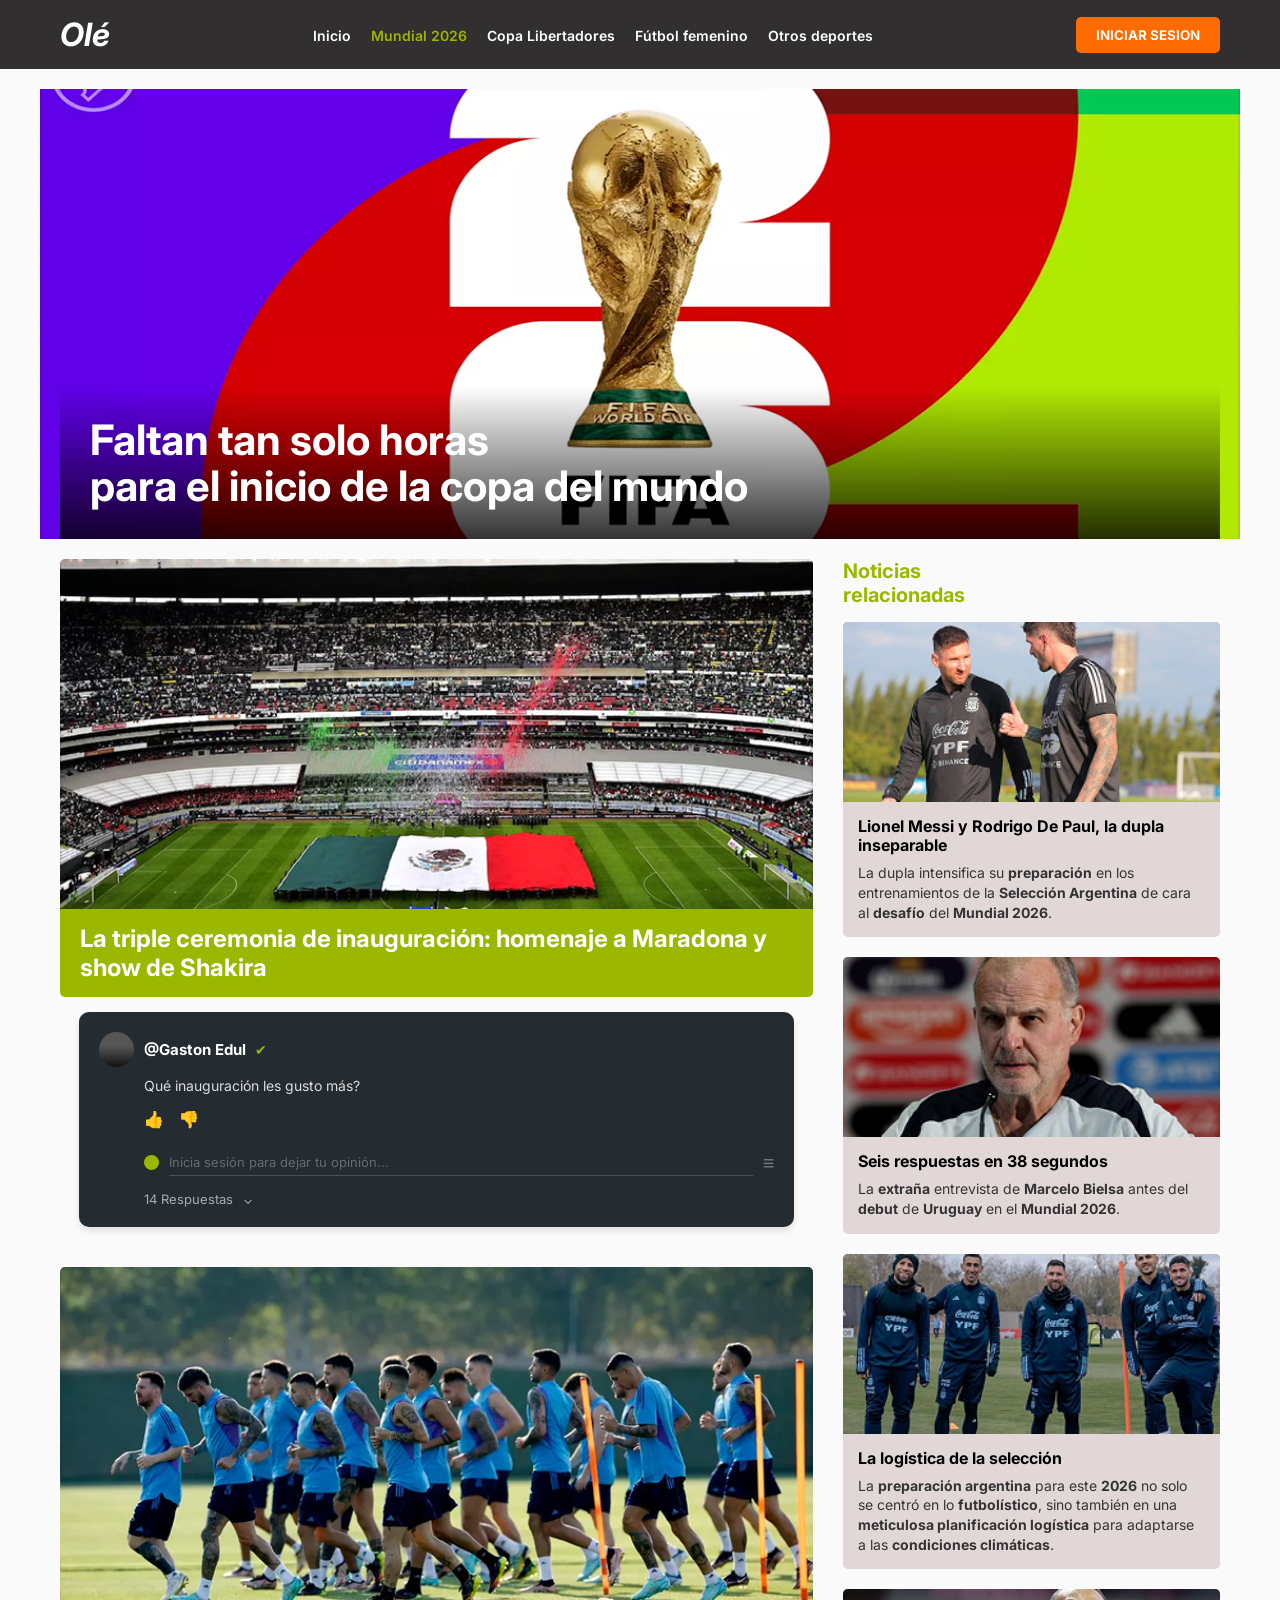
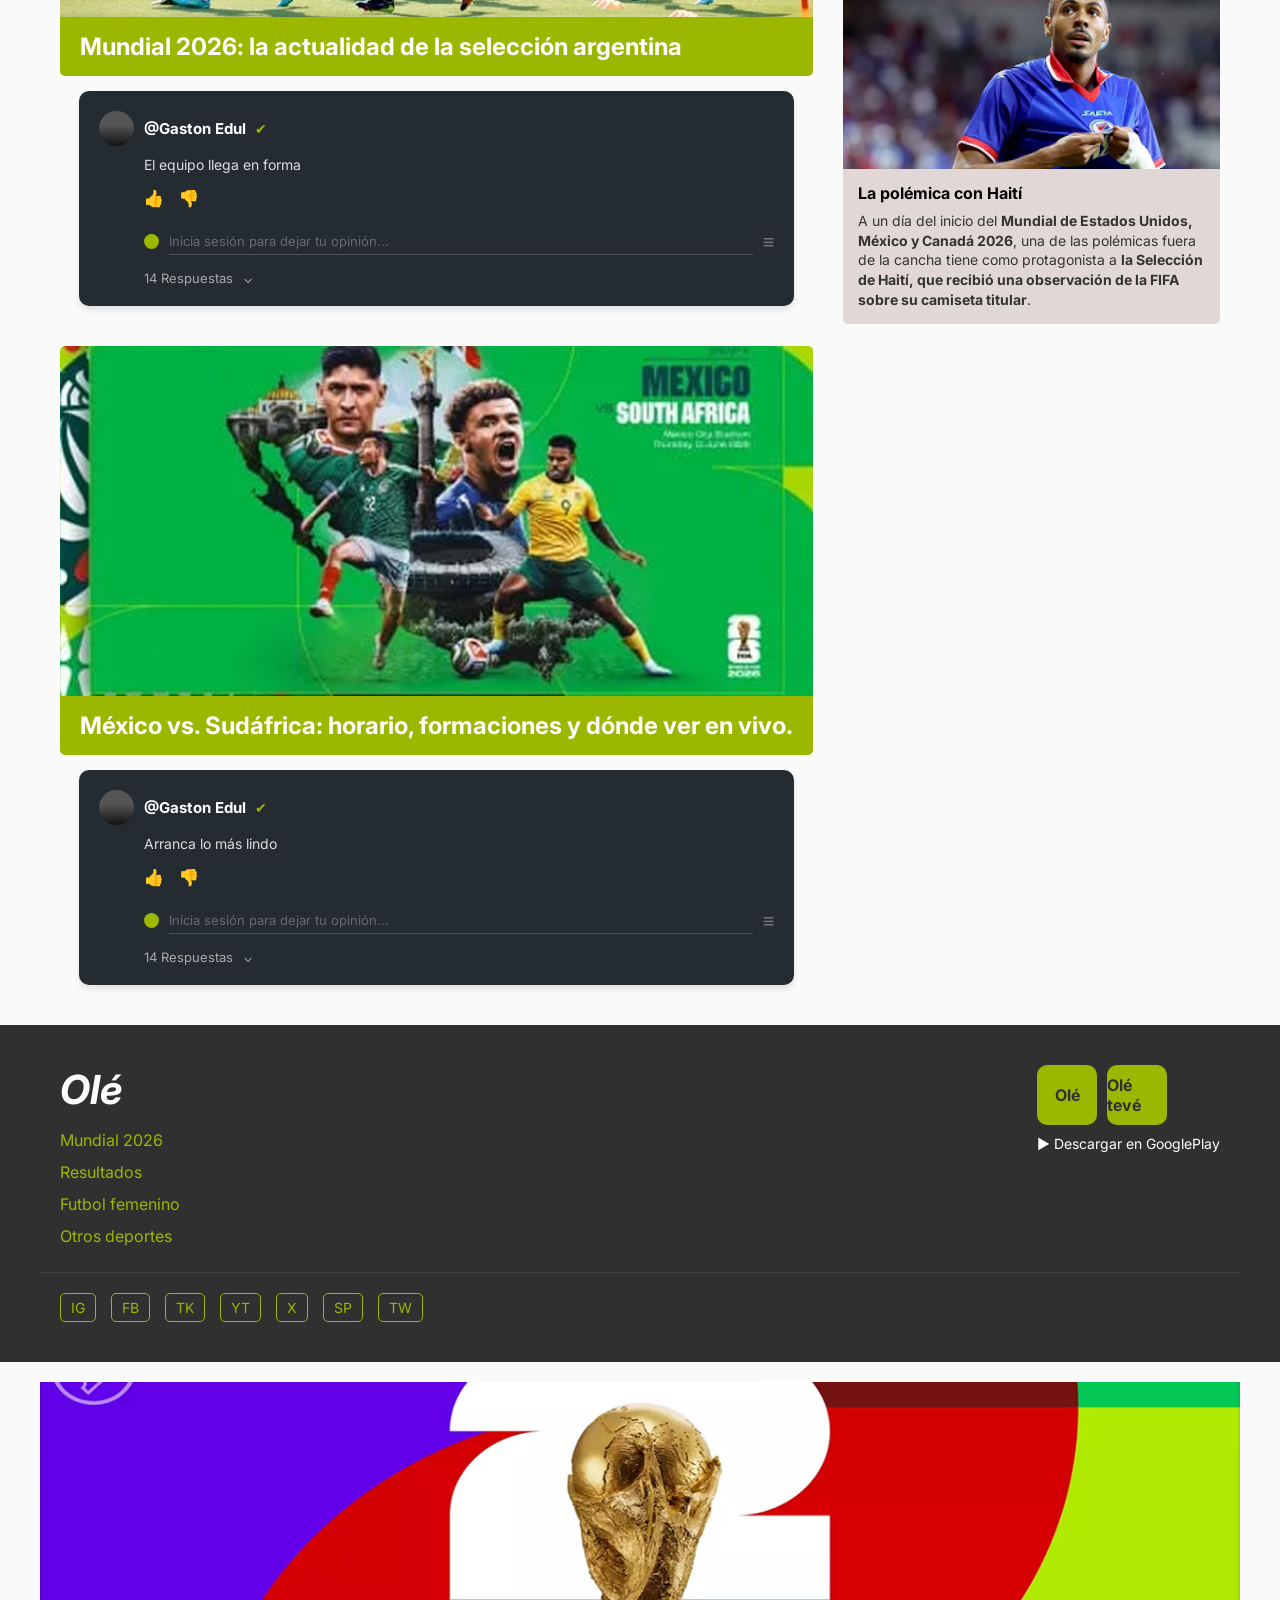
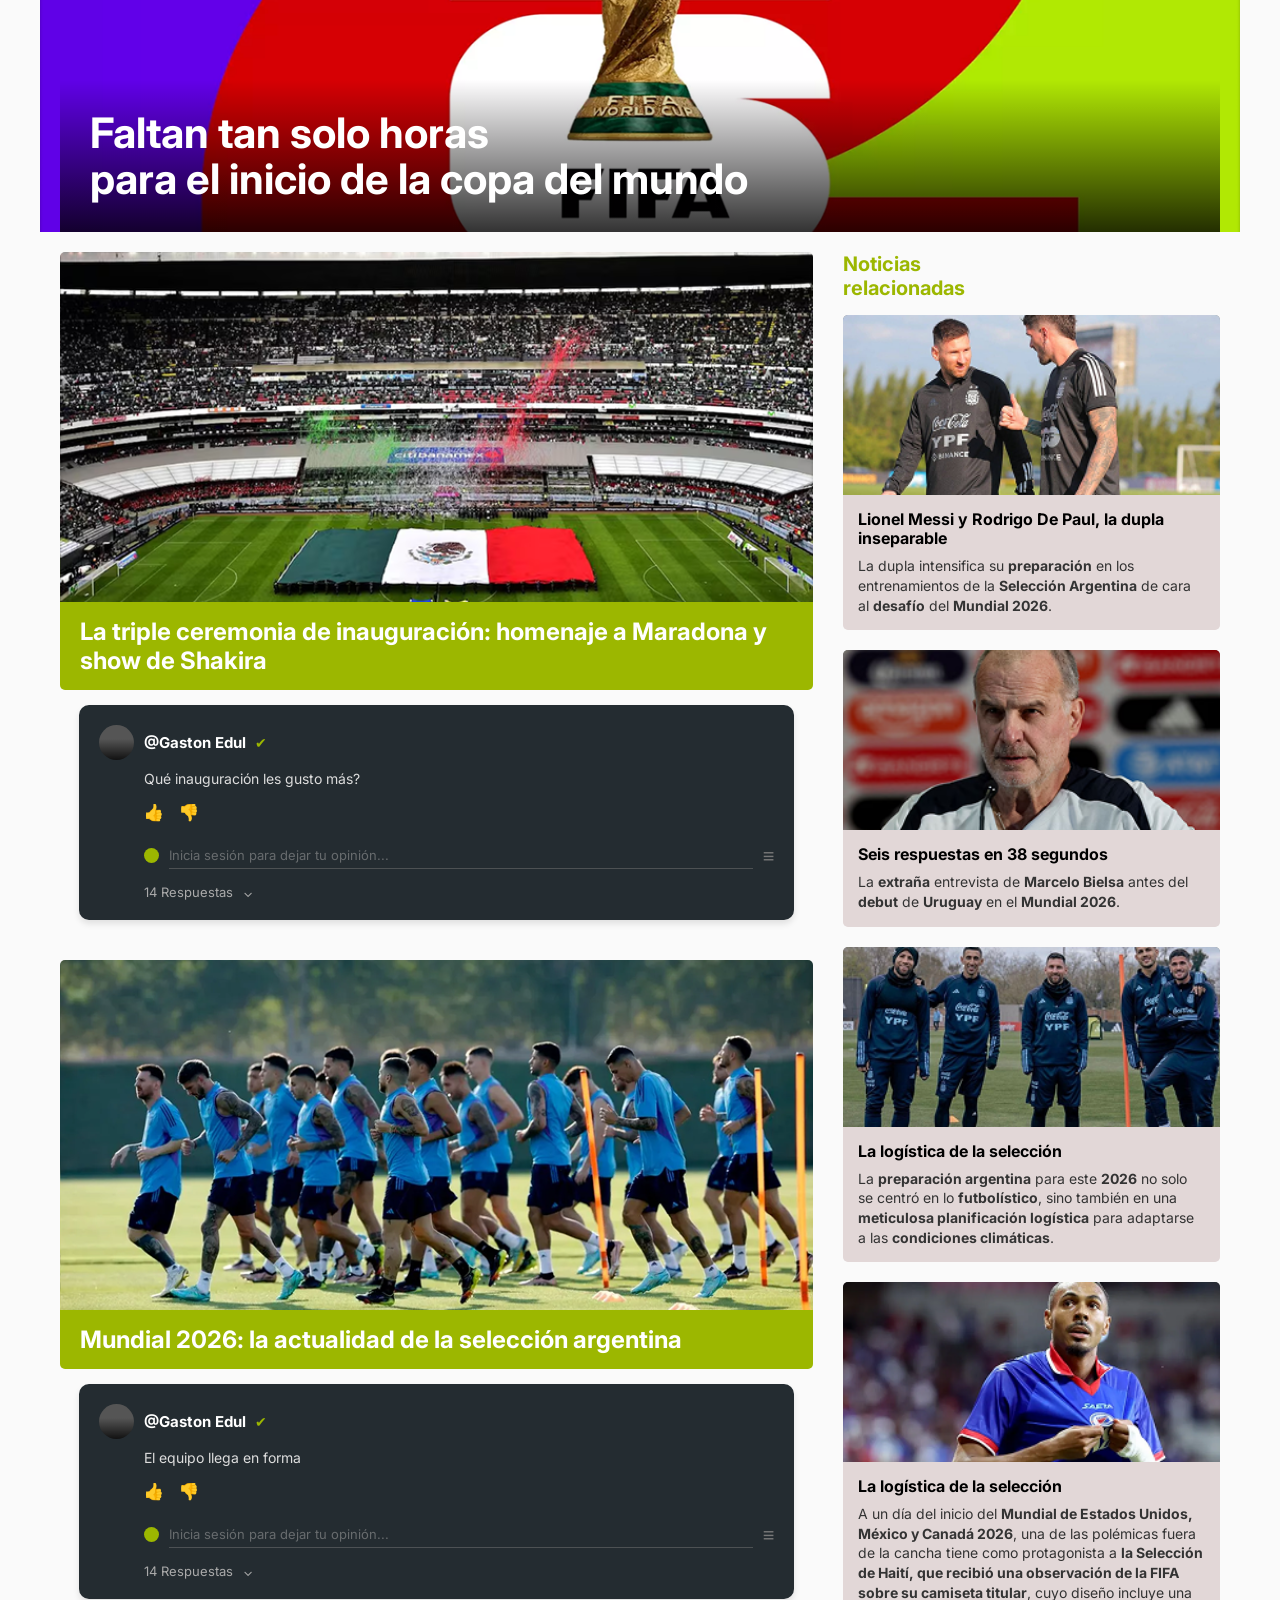
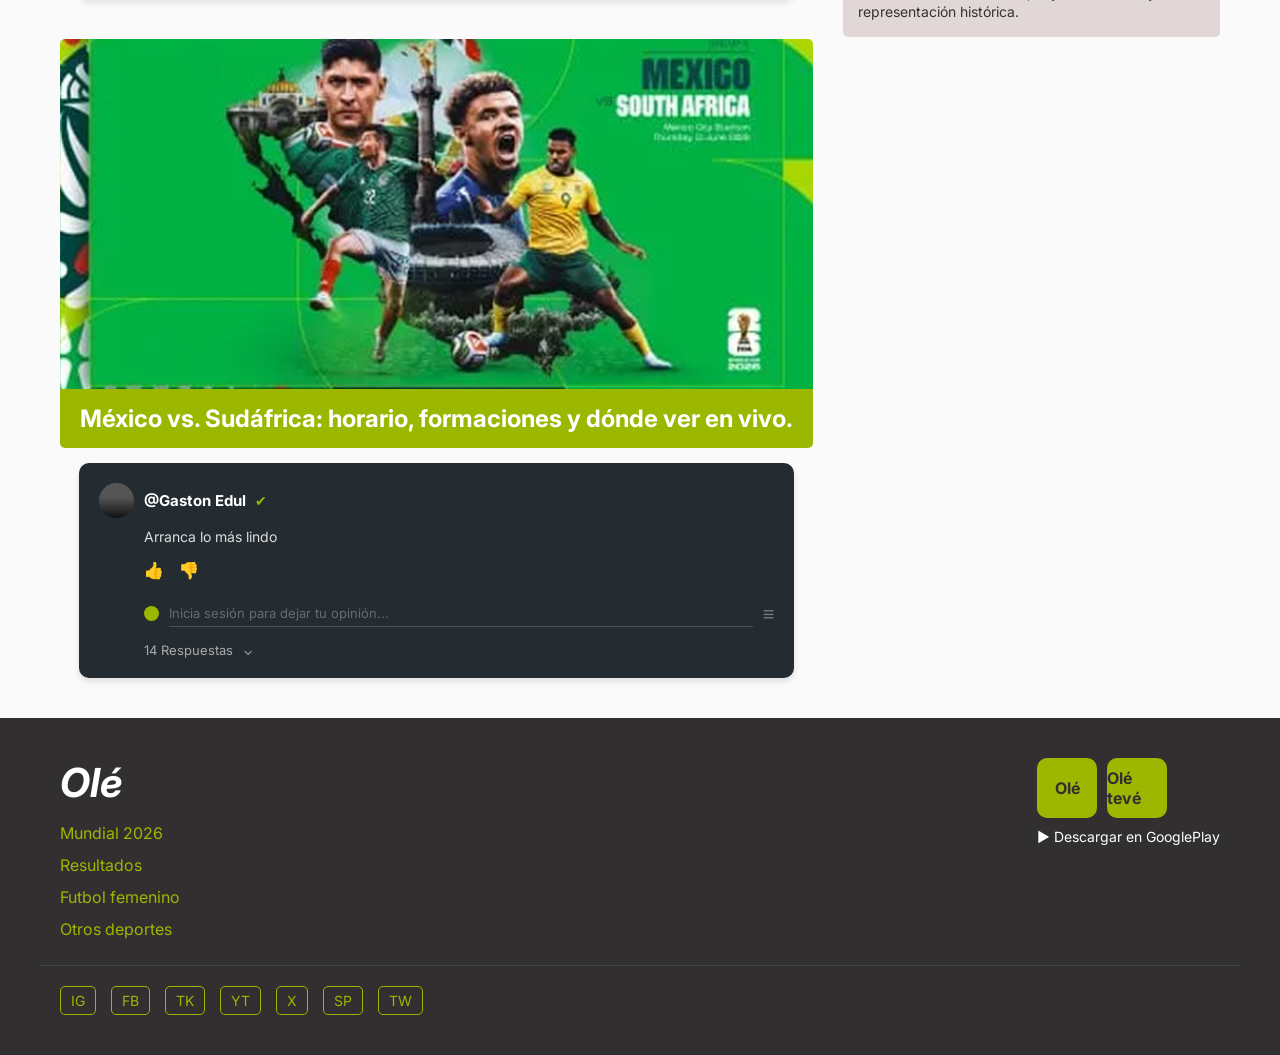
<file: OleWEB-main/OleWEB-main/DiarioOle/mundial2026.html>
<!DOCTYPE html>
<html lang="es">
<head>
    <meta charset="UTF-8">
    <meta name="viewport" content="width=device-width, initial-scale=1.0">
    <title>Olé - Mundial 2026</title>
    <link href="https://fonts.googleapis.com/css2?family=Inter:wght@400;600;700&display=swap" rel="stylesheet">
    <link rel="stylesheet" href="style.css">
</head>
<body>

    <header class="main-header">
        <div class="container header-container">
            <div class="hamburger-menu" onclick="toggleMenu()">☰</div>
       <div class="logo" onclick="window.location.href='index.html'">Olé</div>
            <nav class="main-nav" id="mainNav">
                <ul>
                    <li><a href="index.html">Inicio</a></li>
                    <li><a href="mundial2026.html" class="active">Mundial 2026</a></li>
                    <li><a href="copalibertadores.html">Copa Libertadores</a></li>
                    <li><a href="femenino.html">Fútbol femenino</a></li>
                    <li><a href="otros-deportes.html">Otros deportes</a></li>
                </ul>
            </nav>
            <div class="auth-section">
                <div id="login-btn-container">
                    <button class="btn-login" onclick="toggleLoginModal()">INICIAR SESION</button>
                </div>
                <div id="user-profile-container" style="display: none; align-items: center; gap: 10px; color: white; font-weight: bold; cursor: pointer;" onclick="window.location.href='perfil.html'" title="Ver mi perfil">
                    <div style="width: 35px; height: 35px; background-color: var(--text-green); border-radius: 50%; display: flex; align-items: center; justify-content: center; font-size: 14px; color: var(--bg-dark);">US</div>
                    <span class="user-name-hide-mobile">Usuario</span>
                </div>
            </div>
        </div>
    </header>

    <section class="container hero-femenino img-placeholder" style="background-image: url('img/mundi.png');">
        <div class="hero-femenino-overlay">
            <h1>Faltan tan solo horas<br>para el inicio de la copa del mundo</h1>
        </div>
    </section>

    <main class="container main-layout">
        <section class="col-noticias">
            
            <article class="news-card-femenino">
                <div class="card-img-femenino img-placeholder" style="background-image: url('img/mexi.png');"></div>
                <div class="card-title-green"><h2>La triple ceremonia de inauguración: homenaje a Maradona y show de Shakira</h2></div>
                <div class="comment-card-dark">
                    <div class="main-comment">
                        <div class="comment-header"><div class="avatar img-placeholder"></div><div class="user-info"><strong>@Gaston Edul</strong> <span class="verified">✔</span></div></div>
                        <p class="comment-text">Qué inauguración les gusto más?</p>
                       <div class="comment-actions">
    <span class="icon" onclick="handleReaction(this, 'like')">👍</span> 
    <span class="icon" onclick="handleReaction(this, 'dislike')">👎</span>
</div>
                    <div class="comment-reply-section">
                        <div class="reply-input-container">
                            <div class="input-avatar-placeholder logged-out-dot"></div>
                            <input type="text" disabled placeholder="Inicia sesión para dejar tu opinión..." class="restricted-input" onkeypress="handleCommentSubmit(event, this)">
                            <span class="icon-lines">≡</span>
                        </div>
                        <div class="new-comments-container"></div>
                    </div>
                    <div class="comment-footer">14 Respuestas <span>⌄</span></div>
                </div>
            </article>

            <article class="news-card-femenino">
                <div class="card-img-femenino img-placeholder" style="background-image: url('img/lasele.png');"></div>
                <div class="card-title-green"><h2>Mundial 2026: la actualidad de la selección argentina</h2></div>
                <div class="comment-card-dark">
                    <div class="main-comment">
                        <div class="comment-header"><div class="avatar img-placeholder"></div><div class="user-info"><strong>@Gaston Edul</strong> <span class="verified">✔</span></div></div>
                        <p class="comment-text">El equipo llega en forma</p>
                        <div class="comment-actions"><span class="icon">👍</span> <span class="icon">👎</span></div>
                    </div>
                    <div class="comment-reply-section">
                        <div class="reply-input-container">
                            <div class="input-avatar-placeholder logged-out-dot"></div>
                            <input type="text" disabled placeholder="Inicia sesión para dejar tu opinión..." class="restricted-input" onkeypress="handleCommentSubmit(event, this)">
                            <span class="icon-lines">≡</span>
                        </div>
                        <div class="new-comments-container"></div>
                    </div>
                    <div class="comment-footer">14 Respuestas <span>⌄</span></div>
                </div>
            </article>

            <article class="news-card-femenino">
                <div class="card-img-femenino img-placeholder" style="background-image: url('img/mundial.png');"></div>
                <div class="card-title-green"><h2>México vs. Sudáfrica: horario, formaciones y dónde ver en vivo.</h2></div>
                <div class="comment-card-dark">
                    <div class="main-comment">
                        <div class="comment-header"><div class="avatar img-placeholder"></div><div class="user-info"><strong>@Gaston Edul</strong> <span class="verified">✔</span></div></div>
                        <p class="comment-text">Arranca lo más lindo</p>
                        <div class="comment-actions"><span class="icon">👍</span> <span class="icon">👎</span></div>
                    </div>
                    <div class="comment-reply-section">
                        <div class="reply-input-container">
                            <div class="input-avatar-placeholder logged-out-dot"></div>
                            <input type="text" disabled placeholder="Inicia sesión para dejar tu opinión..." class="restricted-input" onkeypress="handleCommentSubmit(event, this)">
                            <span class="icon-lines">≡</span>
                        </div>
                        <div class="new-comments-container"></div>
                    </div>
                    <div class="comment-footer">14 Respuestas <span>⌄</span></div>
                </div>
            </article>

        </section>

        <aside class="col-sidebar">
            <h3 class="sidebar-title" style="color: var(--text-green); font-size: 20px; margin-bottom: 15px; line-height: 1.2;">Noticias<br>relacionadas</h3>
            <article class="sidebar-card">
                <div class="sidebar-img img-placeholder" style="background-image: url('img/messipaul.png');"></div>
                <div class="sidebar-text">
                    <h4>Lionel Messi y Rodrigo De Paul, la dupla inseparable</h4>
                    <p>La dupla intensifica su <strong>preparación</strong> en los entrenamientos de la <strong>Selección Argentina</strong> de cara al <strong>desafío</strong> del <strong>Mundial 2026</strong>.</p>
                </div>
            </article>
            <article class="sidebar-card">
                <div class="sidebar-img img-placeholder" style="background-image: url('img/modelo.png');"></div>
                <div class="sidebar-text">
                    <h4>Seis respuestas en 38 segundos</h4>
                    <p>La <strong>extraña</strong> entrevista de <strong>Marcelo Bielsa</strong> antes del <strong>debut</strong> de <strong>Uruguay</strong> en el <strong>Mundial 2026</strong>.</p>
                </div>
            </article>
            <article class="sidebar-card">
                <div class="sidebar-img img-placeholder" style="background-image: url('img/sele.png');"></div>
                <div class="sidebar-text">
                    <h4>La logística de la selección</h4>
                    <p>La <strong>preparación argentina</strong> para este <strong>2026</strong> no solo se centró en lo <strong>futbolístico</strong>, sino también en una <strong>meticulosa planificación logística</strong> para adaptarse a las <strong>condiciones climáticas</strong>.</p>
                </div>
            </article>
            <article class="sidebar-card">
                <div class="sidebar-img img-placeholder" style="background-image: url('img/nera.png');"></div>
                <div class="sidebar-text">
                    <h4>La polémica con Haití</h4>
                    <p>A un día del inicio del <strong>Mundial de Estados Unidos, México y Canadá 2026</strong>, una de las polémicas fuera de la cancha tiene como protagonista a <strong>la Selección de Haití, que recibió una observación de la FIFA sobre su camiseta titular</strong>.</p>
                </div>
            </article>
        </aside>
    </main>

    <footer class="main-footer">
        <div class="container footer-grid">
            <div class="footer-links">
              <div class="logo-footer" onclick="window.location.href='index.html'">Olé</div>
                <ul>
                    <li><a href="mundial2026.html">Mundial 2026</a></li>
                    <li><a href="copalibertadores.html">Resultados</a></li>
                    <li><a href="femenino.html">Futbol femenino</a></li>
                    <li><a href="otros-deportes.html">Otros deportes</a></li>
                </ul>
            </div>
            <div class="footer-apps">
                <div class="app-icons"><div class="app-box">Olé</div><div class="app-box">Olé tevé</div></div>
                <div class="google-play">▶ Descargar en GooglePlay</div>
            </div>
        </div>
        <div class="container footer-social">
            <span class="social-icon">IG</span><span class="social-icon">FB</span><span class="social-icon">TK</span><span class="social-icon">YT</span><span class="social-icon">X</span><span class="social-icon">SP</span><span class="social-icon">TW</span>
        </div>
    </footer>

    <!-- MODAL DE LOGIN GLOBAL -->
    <div id="loginModal" class="modal-overlay" onclick="closeModalOutside(event)">
        <div class="new-login-modal">
            <div class="modal-left">
                <span class="modal-close-mobile" onclick="toggleLoginModal()">✕</span>
                <h2 class="modal-form-title">Datos personales</h2>
                <form onsubmit="doLogin(event)">
                    <div class="input-group">
                        <label>Nombre y apellidos</label>
                        <input type="text" placeholder="Nombre y apellidos" required>
                    </div>
                    <div class="input-group">
                        <label>Edad</label>
                        <input type="number" placeholder="Edad" required>
                    </div>
                    <div class="input-group">
                        <label>Numero de documento</label>
                        <input type="text" placeholder="Numero de documento" required>
                    </div>
                    <div class="input-group">
                        <label>Correo electrónico</label>
                        <input type="email" placeholder="Correo electronico" required>
                    </div>
                    
                    <div class="input-group">
                        <label>¿Qué secciones son de tu interes?</label>
                        <div class="custom-multi-select">
                            <div class="select-box" onclick="toggleMultiSelect()">Seleccionar categorias <span>↓</span></div>
                            <div class="select-options" id="multiSelectOptions">
                                <label><input type="checkbox" value="1"> Mundial 2026</label>
                                <label><input type="checkbox" value="2"> Copa Libertadores</label>
                                <label><input type="checkbox" value="3"> Fútbol femenino</label>
                                <label><input type="checkbox" value="4"> Otros deportes</label>
                            </div>
                        </div>
                    </div>

                    <div class="checkbox-group">
                        <label class="custom-checkbox">
                            <input type="checkbox" required>
                            <span class="checkmark"></span>
                            <p>¿Acepta los terminos y condiciones que proporciona dicho sorteo?</p>
                        </label>
                    </div>
                    <div class="checkbox-group">
                        <label class="custom-checkbox">
                            <input type="checkbox">
                            <span class="checkmark"></span>
                            <p>¿Acepta recibir correos electronicos por parte de nuestro equipo de comunicación y marketing digital?</p>
                        </label>
                    </div>

                    <button type="submit" class="btn-submit-form">Ingresar a mi cuenta</button>
                </form>
            </div>
            <div class="modal-right img-placeholder" style="background-image: url('img/scaloni.jpg');">
                <span class="modal-close-desktop" onclick="toggleLoginModal()">✕</span>
                <div class="modal-right-overlay">
                    <h3>El fútbol, al<br>alcance de la<br>mano</h3>
                    <p>Registrate para no perderte las noticias de ultimo momento y poder participar de los debates en el minuto a minuto de cada encuentro!</p>
                </div>
            </div>
        </div>
    </div>

    <!-- SCRIPT GLOBAL -->
    <script>
        document.addEventListener('DOMContentLoaded', () => {
            if (localStorage.getItem('ole_user_logged') === 'true') {
                enableUserSession();
            }
        });

        function toggleMenu() {
            document.getElementById('mainNav').classList.toggle('show');
        }

        function toggleLoginModal() {
            const modal = document.getElementById('loginModal');
            modal.style.display = modal.style.display === 'flex' ? 'none' : 'flex';
        }

        function closeModalOutside(event) {
            const modal = document.getElementById('loginModal');
            if (event.target === modal) {
                toggleLoginModal();
            }
        }

        function toggleMultiSelect() {
            document.getElementById('multiSelectOptions').classList.toggle('show');
        }

        function doLogin(event) {
            event.preventDefault(); 
            const inputs = event.target.querySelectorAll('input[type="text"]');
            let nameVal = "Usuario";
            if(inputs.length > 0) nameVal = inputs[0].value;
            
            localStorage.setItem('ole_user_logged', 'true');
            localStorage.setItem('ole_user_name', nameVal);
            
            const words = nameVal.trim().split(' ');
            let initials = '';
            if (words.length > 1) {
                initials = words[0][0] + words[1][0];
            } else {
                initials = words[0][0] + (words[0][1] || '');
            }
            localStorage.setItem('ole_user_initials', initials.toUpperCase());

            enableUserSession();
            toggleLoginModal();
        }

        function doLogout() {
            localStorage.removeItem('ole_user_logged');
            location.reload();
        }

        function enableUserSession() {
            const loginBtn = document.getElementById('login-btn-container');
            const userProfile = document.getElementById('user-profile-container');
            const userName = localStorage.getItem('ole_user_name') || 'Usuario';
            const userInitials = localStorage.getItem('ole_user_initials') || 'US';

            if(loginBtn) loginBtn.style.display = 'none';
            if(userProfile) {
                userProfile.style.display = 'flex';
                userProfile.querySelector('.user-name-hide-mobile').innerText = userName;
                userProfile.querySelector('div').innerText = userInitials;
            }
            
            const restrictedInputs = document.querySelectorAll('.restricted-input');
            restrictedInputs.forEach(input => {
                input.disabled = false;
                if(input.closest('.chat-input-box-dark')) {
                    input.placeholder = "Escribe un mensaje..."; 
                } else {
                    input.placeholder = "Deja tu opinión..."; 
                }
            });

            const avatars = document.querySelectorAll('.input-avatar-placeholder');
            avatars.forEach(avatar => {
                avatar.classList.remove('logged-out-dot');
                avatar.innerHTML = userInitials;
                avatar.style.display = 'flex';
                avatar.style.alignItems = 'center';
                avatar.style.justifyContent = 'center';
                avatar.style.fontSize = '10px';
                avatar.style.fontWeight = 'bold';
                avatar.style.color = 'var(--bg-dark)';
            });
        }

        function handleCommentSubmit(event, inputElement) {
            if (event.key === 'Enter' && inputElement.value.trim() !== '') {
                const text = inputElement.value.trim();
                const container = inputElement.closest('.comment-reply-section').querySelector('.new-comments-container');
                const userName = localStorage.getItem('ole_user_name') || 'Usuario';
                const userInitials = localStorage.getItem('ole_user_initials') || 'US';
                
                const now = new Date();
                const timeStr = now.getHours().toString().padStart(2, '0') + ':' + now.getMinutes().toString().padStart(2, '0');
                
                const newComment = document.createElement('div');
                newComment.style.marginTop = '20px';
                newComment.style.marginBottom = '25px';
                newComment.style.paddingLeft = '30px'; 
                newComment.style.display = 'flex';
                newComment.style.gap = '15px';
                newComment.style.alignItems = 'flex-start';
                
                newComment.innerHTML = `
    <span style="color: #666; font-size: 12px; margin-top: 5px; min-width: 35px;">${timeStr}</span>
    <div style="width: 100%;">
        <div style="display: flex; align-items: center; gap: 10px;">
            <div style="width: 25px; height: 25px; background-color: var(--text-green); border-radius: 50%; display: flex; align-items: center; justify-content: center; font-size: 10px; color: var(--bg-dark); font-weight: bold;">${userInitials}</div>
            <strong style="color: white; font-size: 14px;">${userName}</strong>
        </div>
        <p style="color: #ccc; font-size: 14px; margin: 5px 0 0 35px;">${text}</p>
        <div class="comment-actions" style="margin-bottom: 0; padding-left: 35px; margin-top: 10px;">
            <span class="icon" onclick="handleReaction(this, 'like')">👍</span> 
            <span class="icon" onclick="handleReaction(this, 'dislike')">👎</span>
        </div>
    </div>
`;
                
                container.appendChild(newComment);
                inputElement.value = '';
            }
        }
    </script>
</body>
</html>    <section class="container hero-femenino img-placeholder" style="background-image: url('img/mundi.png');">
        <div class="hero-femenino-overlay">
            <h1>Faltan tan solo horas<br>para el inicio de la copa del mundo</h1>
        </div>
    </section>

    <main class="container main-layout">
        <section class="col-noticias">
            
            <article class="news-card-femenino">
                <div class="card-img-femenino img-placeholder" style="background-image: url('img/mexi.png');"></div>
                <div class="card-title-green"><h2>La triple ceremonia de inauguración: homenaje a Maradona y show de Shakira</h2></div>
                <div class="comment-card-dark">
                    <div class="main-comment">
                        <div class="comment-header"><div class="avatar img-placeholder"></div><div class="user-info"><strong>@Gaston Edul</strong> <span class="verified">✔</span></div></div>
                        <p class="comment-text">Qué inauguración les gusto más?</p>
                        <div class="comment-actions"><span class="icon">👍</span> <span class="icon">👎</span></div>
                    </div>
                    <div class="comment-reply-section">
                        <div class="reply-input-container">
                            <div class="input-avatar-placeholder logged-out-dot"></div>
                            <input type="text" disabled placeholder="Inicia sesión para dejar tu opinión..." class="restricted-input" onkeypress="handleCommentSubmit(event, this)">
                            <span class="icon-lines">≡</span>
                        </div>
                        <div class="new-comments-container"></div>
                    </div>
                    <div class="comment-footer">14 Respuestas <span>⌄</span></div>
                </div>
            </article>

            <article class="news-card-femenino">
                <div class="card-img-femenino img-placeholder" style="background-image: url('img/lasele.png');"></div>
                <div class="card-title-green"><h2>Mundial 2026: la actualidad de la selección argentina</h2></div>
                <div class="comment-card-dark">
                    <div class="main-comment">
                        <div class="comment-header"><div class="avatar img-placeholder"></div><div class="user-info"><strong>@Gaston Edul</strong> <span class="verified">✔</span></div></div>
                        <p class="comment-text">El equipo llega en forma</p>
                        <div class="comment-actions"><span class="icon">👍</span> <span class="icon">👎</span></div>
                    </div>
                    <div class="comment-reply-section">
                        <div class="reply-input-container">
                            <div class="input-avatar-placeholder logged-out-dot"></div>
                            <input type="text" disabled placeholder="Inicia sesión para dejar tu opinión..." class="restricted-input" onkeypress="handleCommentSubmit(event, this)">
                            <span class="icon-lines">≡</span>
                        </div>
                        <div class="new-comments-container"></div>
                    </div>
                    <div class="comment-footer">14 Respuestas <span>⌄</span></div>
                </div>
            </article>

            <article class="news-card-femenino">
                <div class="card-img-femenino img-placeholder" style="background-image: url('img/mundial.png');"></div>
                <div class="card-title-green"><h2>México vs. Sudáfrica: horario, formaciones y dónde ver en vivo.</h2></div>
                <div class="comment-card-dark">
                    <div class="main-comment">
                        <div class="comment-header"><div class="avatar img-placeholder"></div><div class="user-info"><strong>@Gaston Edul</strong> <span class="verified">✔</span></div></div>
                        <p class="comment-text">Arranca lo más lindo</p>
                        <div class="comment-actions"><span class="icon">👍</span> <span class="icon">👎</span></div>
                    </div>
                    <div class="comment-reply-section">
                        <div class="reply-input-container">
                            <div class="input-avatar-placeholder logged-out-dot"></div>
                            <input type="text" disabled placeholder="Inicia sesión para dejar tu opinión..." class="restricted-input" onkeypress="handleCommentSubmit(event, this)">
                            <span class="icon-lines">≡</span>
                        </div>
                        <div class="new-comments-container"></div>
                    </div>
                    <div class="comment-footer">14 Respuestas <span>⌄</span></div>
                </div>
            </article>

        </section>

        <aside class="col-sidebar">
            <h3 class="sidebar-title" style="color: var(--text-green); font-size: 20px; margin-bottom: 15px; line-height: 1.2;">Noticias<br>relacionadas</h3>
            <article class="sidebar-card">
                <div class="sidebar-img img-placeholder" style="background-image: url('img/messipaul.png');"></div>
                <div class="sidebar-text">
                    <h4>Lionel Messi y Rodrigo De Paul, la dupla inseparable</h4>
                    <p>La dupla intensifica su <strong>preparación</strong> en los entrenamientos de la <strong>Selección Argentina</strong> de cara al <strong>desafío</strong> del <strong>Mundial 2026</strong>.</p>
                </div>
            </article>
            <article class="sidebar-card">
                <div class="sidebar-img img-placeholder" style="background-image: url('img/modelo.png');"></div>
                <div class="sidebar-text">
                    <h4>Seis respuestas en 38 segundos</h4>
                    <p>La <strong>extraña</strong> entrevista de <strong>Marcelo Bielsa</strong> antes del <strong>debut</strong> de <strong>Uruguay</strong> en el <strong>Mundial 2026</strong>.</p>
                </div>
            </article>
            <article class="sidebar-card">
                <div class="sidebar-img img-placeholder" style="background-image: url('img/sele.png');"></div>
                <div class="sidebar-text">
                    <h4>La logística de la selección</h4>
                    <p>La <strong>preparación argentina</strong> para este <strong>2026</strong> no solo se centró en lo <strong>futbolístico</strong>, sino también en una <strong>meticulosa planificación logística</strong> para adaptarse a las <strong>condiciones climáticas</strong>.</p>
                </div>
            </article>
            <article class="sidebar-card">
                <div class="sidebar-img img-placeholder" style="background-image: url('img/nera.png');"></div>
                <div class="sidebar-text">
                    <h4>La logística de la selección</h4>
                    <p>A un día del inicio del <strong>Mundial de Estados Unidos, México y Canadá 2026</strong>, una de las polémicas fuera de la cancha tiene como protagonista a <strong>la Selección de Haití, que recibió una observación de la FIFA sobre su camiseta titular</strong>, cuyo diseño incluye una representación histórica.</p>
                </div>
            </article>
        </aside>
    </main>

    <footer class="main-footer">
        <div class="container footer-grid">
            <div class="footer-links">
                <div class="logo-footer">Olé</div>
                <ul>
                    <li><a href="mundial2026.html">Mundial 2026</a></li>
                    <li><a href="copalibertadores.html">Resultados</a></li>
                    <li><a href="femenino.html">Futbol femenino</a></li>
                    <li><a href="otros-deportes.html">Otros deportes</a></li>
                </ul>
            </div>
            <div class="footer-apps">
                <div class="app-icons"><div class="app-box">Olé</div><div class="app-box">Olé tevé</div></div>
                <div class="google-play">▶ Descargar en GooglePlay</div>
            </div>
        </div>
        <div class="container footer-social">
            <span class="social-icon">IG</span><span class="social-icon">FB</span><span class="social-icon">TK</span><span class="social-icon">YT</span><span class="social-icon">X</span><span class="social-icon">SP</span><span class="social-icon">TW</span>
        </div>
    </footer>

    <!-- MODAL DE LOGIN GLOBAL -->
    <div id="loginModal" class="modal-overlay" onclick="closeModalOutside(event)">
        <div class="new-login-modal">
            <div class="modal-left">
                <span class="modal-close-mobile" onclick="toggleLoginModal()">✕</span>
                <h2 class="modal-form-title">Datos personales</h2>
                <form onsubmit="doLogin(event)">
                    <div class="input-group">
                        <label>Nombre y apellidos</label>
                        <input type="text" placeholder="Nombre y apellidos" required>
                    </div>
                    <div class="input-group">
                        <label>Edad</label>
                        <input type="number" placeholder="Edad" required>
                    </div>
                    <div class="input-group">
                        <label>Numero de documento</label>
                        <input type="text" placeholder="Numero de documento" required>
                    </div>
                    <div class="input-group">
                        <label>Correo electrónico</label>
                        <input type="email" placeholder="Correo electronico" required>
                    </div>
                    
                    <div class="input-group">
                        <label>¿Qué secciones son de tu interes?</label>
                        <div class="custom-multi-select">
                            <div class="select-box" onclick="toggleMultiSelect()">Seleccionar categorias <span>↓</span></div>
                            <div class="select-options" id="multiSelectOptions">
                                <label><input type="checkbox" value="1"> Mundial 2026</label>
                                <label><input type="checkbox" value="2"> Copa Libertadores</label>
                                <label><input type="checkbox" value="3"> Fútbol femenino</label>
                                <label><input type="checkbox" value="4"> Otros deportes</label>
                            </div>
                        </div>
                    </div>

                    <div class="checkbox-group">
                        <label class="custom-checkbox">
                            <input type="checkbox" required>
                            <span class="checkmark"></span>
                            <p>¿Acepta los terminos y condiciones que proporciona dicho sorteo?</p>
                        </label>
                    </div>
                    <div class="checkbox-group">
                        <label class="custom-checkbox">
                            <input type="checkbox">
                            <span class="checkmark"></span>
                            <p>¿Acepta recibir correos electronicos por parte de nuestro equipo de comunicación y marketing digital?</p>
                        </label>
                    </div>

                    <button type="submit" class="btn-submit-form">Ingresar a mi cuenta</button>
                </form>
            </div>
            <div class="modal-right img-placeholder" style="background-image: url('img/scaloni.jpg');">
                <span class="modal-close-desktop" onclick="toggleLoginModal()">✕</span>
                <div class="modal-right-overlay">
                    <h3>El fútbol, al<br>alcance de la<br>mano</h3>
                    <p>Registrate para no perderte las noticias de ultimo momento y poder participar de los debates en el minuto a minuto de cada encuentro!</p>
                </div>
            </div>
        </div>
    </div>

    <!-- SCRIPT GLOBAL -->
    <script>
        document.addEventListener('DOMContentLoaded', () => {
            if (localStorage.getItem('ole_user_logged') === 'true') {
                enableUserSession();
            }
        });

        function toggleMenu() {
            document.getElementById('mainNav').classList.toggle('show');
        }

        function toggleLoginModal() {
            const modal = document.getElementById('loginModal');
            modal.style.display = modal.style.display === 'flex' ? 'none' : 'flex';
        }

        function closeModalOutside(event) {
            const modal = document.getElementById('loginModal');
            if (event.target === modal) {
                toggleLoginModal();
            }
        }

        function toggleMultiSelect() {
            document.getElementById('multiSelectOptions').classList.toggle('show');
        }

        function doLogin(event) {
            event.preventDefault(); 
            localStorage.setItem('ole_user_logged', 'true');
            enableUserSession();
            toggleLoginModal();
        }

        function doLogout() {
            localStorage.removeItem('ole_user_logged');
            location.reload();
        }

        function enableUserSession() {
            const loginBtn = document.getElementById('login-btn-container');
            const userProfile = document.getElementById('user-profile-container');
            if(loginBtn) loginBtn.style.display = 'none';
            if(userProfile) userProfile.style.display = 'flex';
            
            const restrictedInputs = document.querySelectorAll('.restricted-input');
            restrictedInputs.forEach(input => {
                input.disabled = false;
                input.placeholder = "Deja tu opinión..."; 
            });

            const avatars = document.querySelectorAll('.input-avatar-placeholder');
            avatars.forEach(avatar => {
                avatar.classList.remove('logged-out-dot');
                avatar.innerHTML = 'FM';
                avatar.style.display = 'flex';
                avatar.style.alignItems = 'center';
                avatar.style.justifyContent = 'center';
                avatar.style.fontSize = '10px';
                avatar.style.fontWeight = 'bold';
                avatar.style.color = 'var(--bg-dark)';
            });
        }

        function handleCommentSubmit(event, inputElement) {
            if (event.key === 'Enter' && inputElement.value.trim() !== '') {
                const text = inputElement.value.trim();
                const container = inputElement.closest('.comment-reply-section').querySelector('.new-comments-container');
                
                const now = new Date();
                const timeStr = now.getHours().toString().padStart(2, '0') + ':' + now.getMinutes().toString().padStart(2, '0');
                
                const newComment = document.createElement('div');
                newComment.style.marginTop = '20px';
                newComment.style.marginBottom = '25px';
                newComment.style.paddingLeft = '30px'; 
                newComment.style.display = 'flex';
                newComment.style.gap = '15px';
                newComment.style.alignItems = 'flex-start';
                
                newComment.innerHTML = `
                    <span style="color: #666; font-size: 12px; margin-top: 5px;">${timeStr}</span>
                    <div>
                        <div style="display: flex; align-items: center; gap: 10px;">
                            <div style="width: 25px; height: 25px; background-color: var(--text-green); border-radius: 50%; display: flex; align-items: center; justify-content: center; font-size: 10px; color: var(--bg-dark); font-weight: bold;">FM</div>
                            <strong style="color: white; font-size: 14px;">Francisco Maqueda</strong>
                        </div>
                        <p style="color: #ccc; font-size: 14px; margin: 5px 0 0 35px;">${text}</p>
                    </div>
                `;
                
                container.appendChild(newComment);
                inputElement.value = '';
            }
        }
        function handleReaction(element, type) {
    if (localStorage.getItem('ole_user_logged') !== 'true') {
        alert("Debes iniciar sesión para reaccionar a los comentarios.");
        return;
    }
    
    const parent = element.parentElement;
    const likeBtn = parent.children[0];
    const dislikeBtn = parent.children[1];

    if (type === 'like') {
        if (element.classList.contains('active-like')) {
            element.classList.remove('active-like');
        } else {
            element.classList.add('active-like');
            dislikeBtn.classList.remove('active-dislike');
        }
    } else {
        if (element.classList.contains('active-dislike')) {
            element.classList.remove('active-dislike');
        } else {
            element.classList.add('active-dislike');
            likeBtn.classList.remove('active-like');
        }
    }
}
    </script>
</body>
</html>
</file>
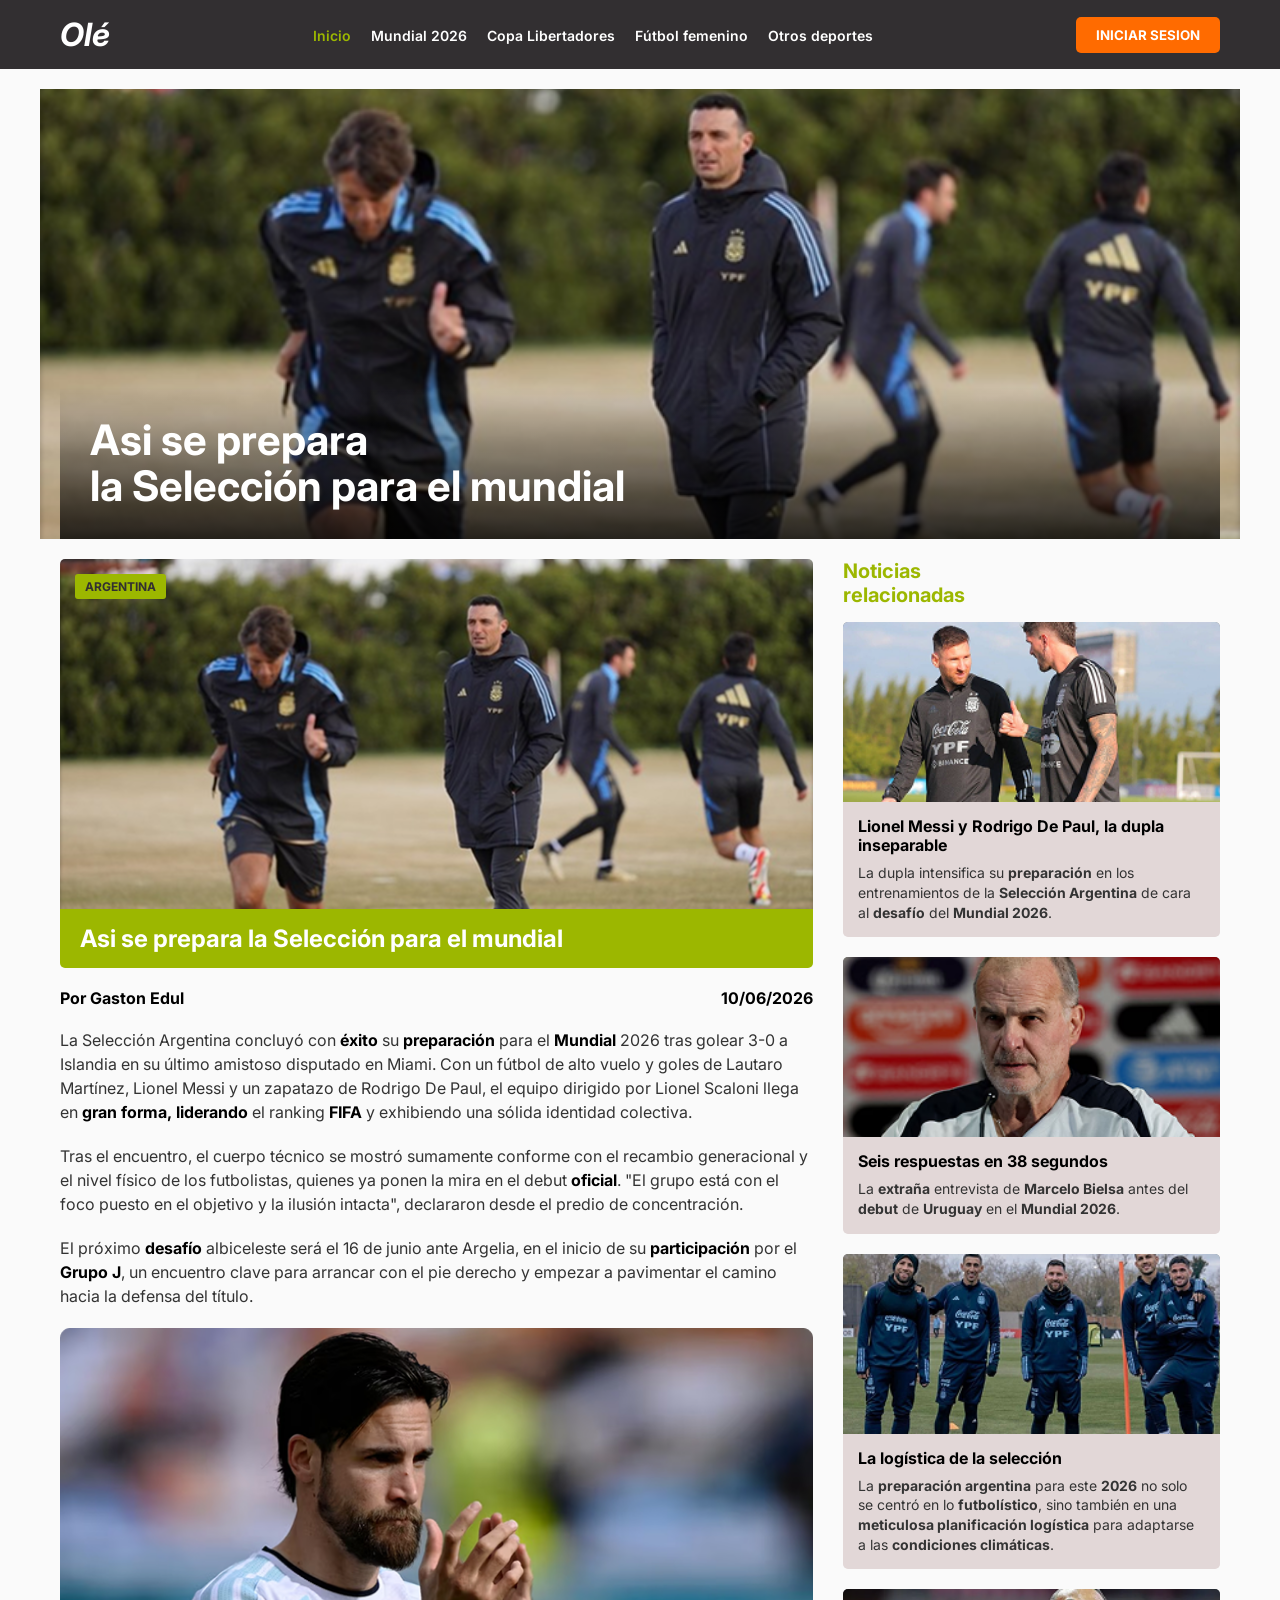
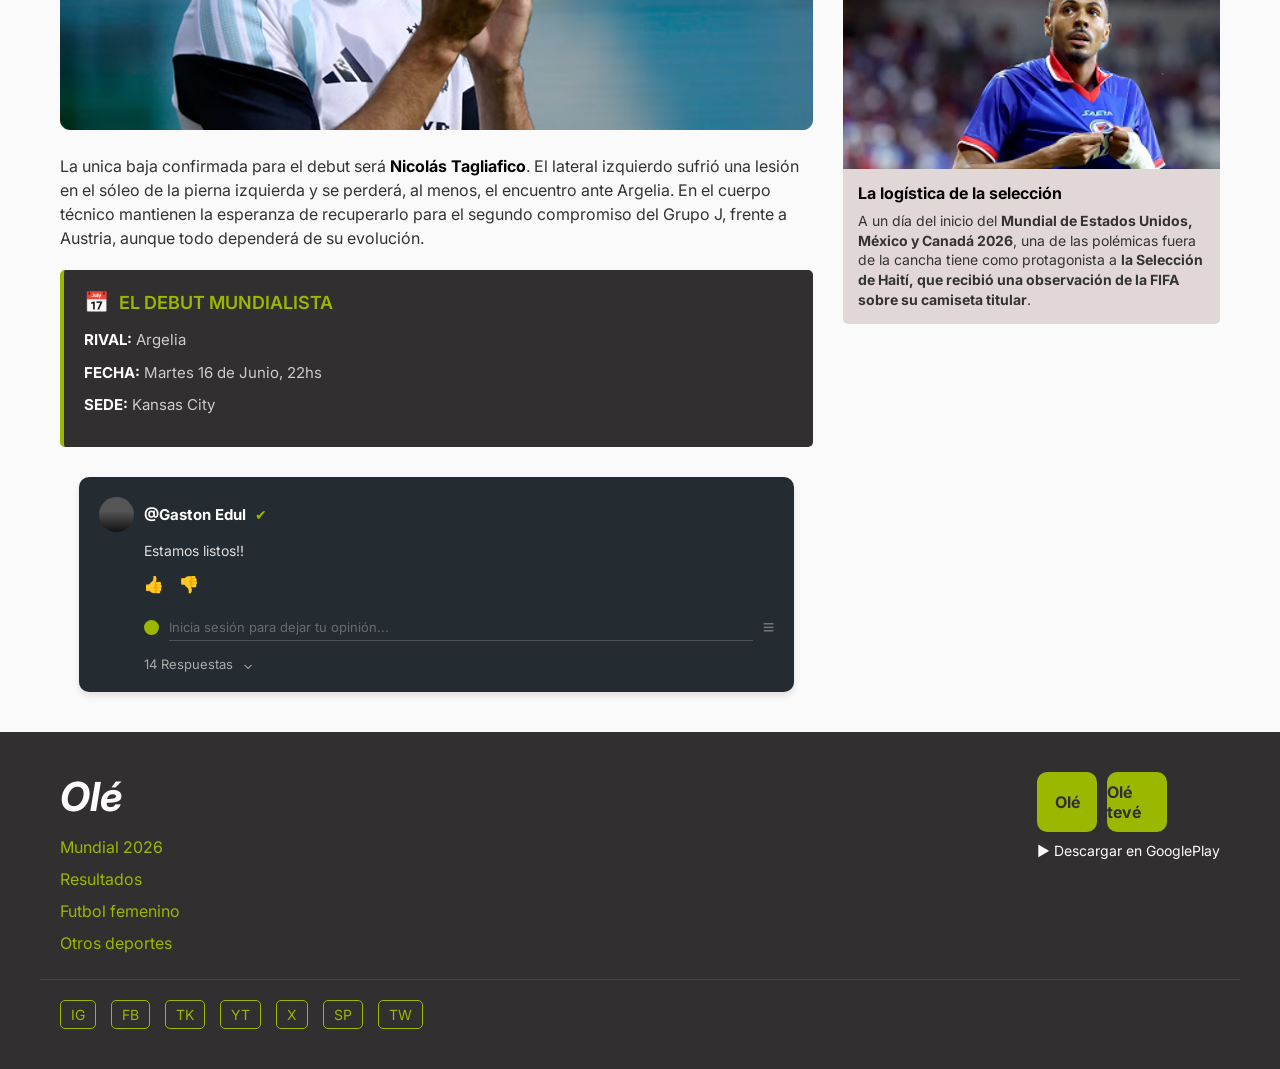
<file: OleWEB-main/OleWEB-main/DiarioOle/noticia.html>
<!DOCTYPE html>
<html lang="es">
<head>
    <meta charset="UTF-8">
    <meta name="viewport" content="width=device-width, initial-scale=1.0">
    <title>Olé - Desarrollo de Noticia</title>
    <link href="https://fonts.googleapis.com/css2?family=Inter:wght@400;600;700&display=swap" rel="stylesheet">
    <link rel="stylesheet" href="style.css">
</head>
<body>

    <header class="main-header">
        <div class="container header-container">
            <div class="hamburger-menu" onclick="toggleMenu()">☰</div>
          <div class="logo" onclick="window.location.href='index.html'">Olé</div>
            <nav class="main-nav" id="mainNav">
                <ul>
                    <li><a href="index.html" class="active">Inicio</a></li>
                    <li><a href="mundial2026.html">Mundial 2026</a></li>
                    <li><a href="copalibertadores.html">Copa Libertadores</a></li>
                    <li><a href="femenino.html">Fútbol femenino</a></li>
                    <li><a href="otros-deportes.html">Otros deportes</a></li>
                </ul>
            </nav>
            <div class="auth-section">
                <div id="login-btn-container">
                    <button class="btn-login" onclick="toggleLoginModal()">INICIAR SESION</button>
                </div>
                <div id="user-profile-container" style="display: none; align-items: center; gap: 10px; color: white; font-weight: bold; cursor: pointer;" onclick="window.location.href='perfil.html'" title="Ver mi perfil">
                    <div style="width: 35px; height: 35px; background-color: var(--text-green); border-radius: 50%; display: flex; align-items: center; justify-content: center; font-size: 14px; color: var(--bg-dark);">US</div>
                    <span class="user-name-hide-mobile">Usuario</span>
                </div>
            </div>
        </div>
    </header>

    <section class="container hero-femenino img-placeholder" style="background-image: url('img/2.png');">
        <div class="hero-femenino-overlay">
            <h1>Asi se prepara<br>la Selección para el mundial</h1>
        </div>
    </section>

    <main class="container main-layout">
        <section class="col-noticias">
            <article class="news-card-femenino">
                <div class="card-img-femenino img-placeholder" style="background-image: url('img/2.png');"><span class="badge">ARGENTINA</span></div>
                <div class="card-title-green"><h2>Asi se prepara la Selección para el mundial</h2></div>
                
                <div class="article-meta"><span>Por Gaston Edul</span><span>10/06/2026</span></div>
                <div class="article-content">
                    <p>La Selección Argentina concluyó con <strong>éxito</strong> su <strong>preparación</strong> para el <strong>Mundial</strong> 2026 tras golear 3-0 a Islandia en su último amistoso disputado en Miami. Con un fútbol de alto vuelo y goles de Lautaro Martínez, Lionel Messi y un zapatazo de Rodrigo De Paul, el equipo dirigido por Lionel Scaloni llega en <strong>gran forma, liderando</strong> el ranking <strong>FIFA</strong> y exhibiendo una sólida identidad colectiva.</p>
                    <p>Tras el encuentro, el cuerpo técnico se mostró sumamente conforme con el recambio generacional y el nivel físico de los futbolistas, quienes ya ponen la mira en el debut <strong>oficial</strong>. "El grupo está con el foco puesto en el objetivo y la ilusión intacta", declararon desde el predio de concentración.</p>
                    <p>El próximo <strong>desafío</strong> albiceleste será el 16 de junio ante Argelia, en el inicio de su <strong>participación</strong> por el <strong>Grupo J</strong>, un encuentro clave para arrancar con el pie derecho y empezar a pavimentar el camino hacia la defensa del título.</p>
                    <img src="img/nose.png" alt="Tagliafico" class="article-inline-img">
                    <p>La unica baja confirmada para el debut será <strong>Nicolás Tagliafico</strong>. El lateral izquierdo sufrió una lesión en el sóleo de la pierna izquierda y se perderá, al menos, el encuentro ante Argelia. En el cuerpo técnico mantienen la esperanza de recuperarlo para el segundo compromiso del Grupo J, frente a Austria, aunque todo dependerá de su evolución.</p>

                    <div class="info-box">
                        <div class="info-box-title"><span style="font-size: 20px;">📅</span> EL DEBUT MUNDIALISTA</div>
                        <p><strong>RIVAL:</strong> Argelia</p>
                        <p><strong>FECHA:</strong> Martes 16 de Junio, 22hs</p>
                        <p><strong>SEDE:</strong> Kansas City</p>
                    </div>
                </div>
                
                <div class="comment-card-dark">
                    <div class="main-comment">
                        <div class="comment-header"><div class="avatar img-placeholder"></div><div class="user-info"><strong>@Gaston Edul</strong> <span class="verified">✔</span></div></div>
                        <p class="comment-text">Estamos listos!!</p>
                        <div class="comment-actions">
                            <span class="icon" onclick="handleReaction(this, 'like')">👍</span> 
                            <span class="icon" onclick="handleReaction(this, 'dislike')">👎</span>
                        </div>
                    </div>
                    <div class="comment-reply-section">
                        <div class="reply-input-container">
                            <div class="input-avatar-placeholder logged-out-dot"></div>
                            <input type="text" disabled placeholder="Inicia sesión para dejar tu opinión..." class="restricted-input" onkeypress="handleCommentSubmit(event, this)">
                            <span class="icon-lines">≡</span>
                        </div>
                        <div class="new-comments-container"></div>
                    </div>
                    <div class="comment-footer">14 Respuestas <span>⌄</span></div>
                </div>
            </article>
        </section>

        <aside class="col-sidebar">
            <h3 class="sidebar-title" style="color: var(--text-green); font-size: 20px; margin-bottom: 15px; line-height: 1.2;">Noticias<br>relacionadas</h3>
            <article class="sidebar-card">
                <div class="sidebar-img img-placeholder" style="background-image: url('img/messipaul.png');"></div>
                <div class="sidebar-text">
                    <h4>Lionel Messi y Rodrigo De Paul, la dupla inseparable</h4>
                    <p>La dupla intensifica su <strong>preparación</strong> en los entrenamientos de la <strong>Selección Argentina</strong> de cara al <strong>desafío</strong> del <strong>Mundial 2026</strong>.</p>
                </div>
            </article>
            <article class="sidebar-card">
                <div class="sidebar-img img-placeholder" style="background-image: url('img/modelo.png');"></div>
                <div class="sidebar-text">
                    <h4>Seis respuestas en 38 segundos</h4>
                    <p>La <strong>extraña</strong> entrevista de <strong>Marcelo Bielsa</strong> antes del <strong>debut</strong> de <strong>Uruguay</strong> en el <strong>Mundial 2026</strong>.</p>
                </div>
            </article>
            <article class="sidebar-card">
                <div class="sidebar-img img-placeholder" style="background-image: url('img/sele.png');"></div>
                <div class="sidebar-text">
                    <h4>La logística de la selección</h4>
                    <p>La <strong>preparación argentina</strong> para este <strong>2026</strong> no solo se centró en lo <strong>futbolístico</strong>, sino también en una <strong>meticulosa planificación logística</strong> para adaptarse a las <strong>condiciones climáticas</strong>.</p>
                </div>
            </article>
            <article class="sidebar-card">
                <div class="sidebar-img img-placeholder" style="background-image: url('img/nera.png');"></div>
                <div class="sidebar-text">
                    <h4>La logística de la selección</h4>
                    <p>A un día del inicio del <strong>Mundial de Estados Unidos, México y Canadá 2026</strong>, una de las polémicas fuera de la cancha tiene como protagonista a <strong>la Selección de Haití, que recibió una observación de la FIFA sobre su camiseta titular</strong>.</p>
                </div>
            </article>
        </aside>
    </main>

    <footer class="main-footer">
        <div class="container footer-grid">
            <div class="footer-links">
              <div class="logo-footer" onclick="window.location.href='index.html'">Olé</div>
                <ul>
                    <li><a href="mundial2026.html">Mundial 2026</a></li>
                    <li><a href="copalibertadores.html">Resultados</a></li>
                    <li><a href="femenino.html">Futbol femenino</a></li>
                    <li><a href="otros-deportes.html">Otros deportes</a></li>
                </ul>
            </div>
            <div class="footer-apps">
                <div class="app-icons"><div class="app-box">Olé</div><div class="app-box">Olé tevé</div></div>
                <div class="google-play">▶ Descargar en GooglePlay</div>
            </div>
        </div>
        <div class="container footer-social">
            <span class="social-icon">IG</span><span class="social-icon">FB</span><span class="social-icon">TK</span><span class="social-icon">YT</span><span class="social-icon">X</span><span class="social-icon">SP</span><span class="social-icon">TW</span>
        </div>
    </footer>

    <!-- MODAL DE LOGIN GLOBAL -->
    <div id="loginModal" class="modal-overlay" onclick="closeModalOutside(event)">
        <div class="new-login-modal">
            <div class="modal-left">
                <span class="modal-close-mobile" onclick="toggleLoginModal()">✕</span>
                <h2 class="modal-form-title">Datos personales</h2>
                <form onsubmit="doLogin(event)">
                    <div class="input-group">
                        <label>Nombre y apellidos</label>
                        <input type="text" placeholder="Nombre y apellidos" required>
                    </div>
                    <div class="input-group">
                        <label>Edad</label>
                        <input type="number" placeholder="Edad" required>
                    </div>
                    <div class="input-group">
                        <label>Numero de documento</label>
                        <input type="text" placeholder="Numero de documento" required>
                    </div>
                    <div class="input-group">
                        <label>Correo electrónico</label>
                        <input type="email" placeholder="Correo electronico" required>
                    </div>
                    
                    <div class="input-group">
                        <label>¿Qué secciones son de tu interes?</label>
                        <div class="custom-multi-select">
                            <div class="select-box" onclick="toggleMultiSelect()">Seleccionar categorias <span>↓</span></div>
                            <div class="select-options" id="multiSelectOptions">
                                <label><input type="checkbox" value="1"> Mundial 2026</label>
                                <label><input type="checkbox" value="2"> Copa Libertadores</label>
                                <label><input type="checkbox" value="3"> Fútbol femenino</label>
                                <label><input type="checkbox" value="4"> Otros deportes</label>
                            </div>
                        </div>
                    </div>

                    <div class="checkbox-group">
                        <label class="custom-checkbox">
                            <input type="checkbox" required>
                            <span class="checkmark"></span>
                            <p>¿Acepta los terminos y condiciones que proporciona dicho sorteo?</p>
                        </label>
                    </div>
                    <div class="checkbox-group">
                        <label class="custom-checkbox">
                            <input type="checkbox">
                            <span class="checkmark"></span>
                            <p>¿Acepta recibir correos electronicos por parte de nuestro equipo de comunicación y marketing digital?</p>
                        </label>
                    </div>

                    <button type="submit" class="btn-submit-form">Ingresar a mi cuenta</button>
                </form>
            </div>
            <div class="modal-right img-placeholder" style="background-image: url('img/scaloni.jpg');">
                <span class="modal-close-desktop" onclick="toggleLoginModal()">✕</span>
                <div class="modal-right-overlay">
                    <h3>El fútbol, al<br>alcance de la<br>mano</h3>
                    <p>Registrate para no perderte las noticias de ultimo momento y poder participar de los debates en el minuto a minuto de cada encuentro!</p>
                </div>
            </div>
        </div>
    </div>

    <!-- SCRIPT GLOBAL -->
    <script>
        document.addEventListener('DOMContentLoaded', () => {
            if (localStorage.getItem('ole_user_logged') === 'true') {
                enableUserSession();
            }
        });

        function toggleMenu() {
            document.getElementById('mainNav').classList.toggle('show');
        }

        function toggleLoginModal() {
            const modal = document.getElementById('loginModal');
            modal.style.display = modal.style.display === 'flex' ? 'none' : 'flex';
        }

        function closeModalOutside(event) {
            const modal = document.getElementById('loginModal');
            if (event.target === modal) {
                toggleLoginModal();
            }
        }

        function toggleMultiSelect() {
            document.getElementById('multiSelectOptions').classList.toggle('show');
        }

        function doLogin(event) {
            event.preventDefault(); 
            const inputs = event.target.querySelectorAll('input[type="text"]');
            let nameVal = "Usuario";
            if(inputs.length > 0) nameVal = inputs[0].value;
            
            localStorage.setItem('ole_user_logged', 'true');
            localStorage.setItem('ole_user_name', nameVal);
            
            const words = nameVal.trim().split(' ');
            let initials = '';
            if (words.length > 1) {
                initials = words[0][0] + words[1][0];
            } else {
                initials = words[0][0] + (words[0][1] || '');
            }
            localStorage.setItem('ole_user_initials', initials.toUpperCase());

            enableUserSession();
            toggleLoginModal();
        }

        function doLogout() {
            localStorage.removeItem('ole_user_logged');
            location.reload();
        }

        function enableUserSession() {
            const loginBtn = document.getElementById('login-btn-container');
            const userProfile = document.getElementById('user-profile-container');
            const userName = localStorage.getItem('ole_user_name') || 'Usuario';
            const userInitials = localStorage.getItem('ole_user_initials') || 'US';

            if(loginBtn) loginBtn.style.display = 'none';
            if(userProfile) {
                userProfile.style.display = 'flex';
                userProfile.querySelector('.user-name-hide-mobile').innerText = userName;
                userProfile.querySelector('div').innerText = userInitials;
            }
            
            const restrictedInputs = document.querySelectorAll('.restricted-input');
            restrictedInputs.forEach(input => {
                input.disabled = false;
                if(input.closest('.chat-input-box-dark')) {
                    input.placeholder = "Escribe un mensaje..."; 
                } else {
                    input.placeholder = "Deja tu opinión..."; 
                }
            });

            const avatars = document.querySelectorAll('.input-avatar-placeholder');
            avatars.forEach(avatar => {
                avatar.classList.remove('logged-out-dot');
                avatar.innerHTML = userInitials;
                avatar.style.display = 'flex';
                avatar.style.alignItems = 'center';
                avatar.style.justifyContent = 'center';
                avatar.style.fontSize = '10px';
                avatar.style.fontWeight = 'bold';
                avatar.style.color = 'var(--bg-dark)';
            });
        }

        function handleReaction(element, type) {
            if (localStorage.getItem('ole_user_logged') !== 'true') {
                alert("Debes iniciar sesión para reaccionar a los comentarios.");
                return;
            }
            
            const parent = element.parentElement;
            const likeBtn = parent.children[0];
            const dislikeBtn = parent.children[1];

            if (type === 'like') {
                if (element.classList.contains('active-like')) {
                    element.classList.remove('active-like');
                } else {
                    element.classList.add('active-like');
                    dislikeBtn.classList.remove('active-dislike');
                }
            } else {
                if (element.classList.contains('active-dislike')) {
                    element.classList.remove('active-dislike');
                } else {
                    element.classList.add('active-dislike');
                    likeBtn.classList.remove('active-like');
                }
            }
        }

        function handleCommentSubmit(event, inputElement) {
            if (event.key === 'Enter' && inputElement.value.trim() !== '') {
                const text = inputElement.value.trim();
                const container = inputElement.closest('.comment-reply-section').querySelector('.new-comments-container');
                const userName = localStorage.getItem('ole_user_name') || 'Usuario';
                const userInitials = localStorage.getItem('ole_user_initials') || 'US';
                
                const now = new Date();
                const timeStr = now.getHours().toString().padStart(2, '0') + ':' + now.getMinutes().toString().padStart(2, '0');
                
                const newComment = document.createElement('div');
                newComment.style.marginTop = '20px';
                newComment.style.marginBottom = '25px';
                newComment.style.paddingLeft = '30px'; 
                newComment.style.display = 'flex';
                newComment.style.gap = '15px';
                newComment.style.alignItems = 'flex-start';
                
                newComment.innerHTML = `
                    <span style="color: #666; font-size: 12px; margin-top: 5px; min-width: 35px;">${timeStr}</span>
                    <div style="width: 100%;">
                        <div style="display: flex; align-items: center; gap: 10px;">
                            <div style="width: 25px; height: 25px; background-color: var(--text-green); border-radius: 50%; display: flex; align-items: center; justify-content: center; font-size: 10px; color: var(--bg-dark); font-weight: bold;">${userInitials}</div>
                            <strong style="color: white; font-size: 14px;">${userName}</strong>
                        </div>
                        <p style="color: #ccc; font-size: 14px; margin: 5px 0 0 35px;">${text}</p>
                        <div class="comment-actions" style="margin-bottom: 0; padding-left: 35px; margin-top: 10px;">
                            <span class="icon" onclick="handleReaction(this, 'like')">👍</span> 
                            <span class="icon" onclick="handleReaction(this, 'dislike')">👎</span>
                        </div>
                    </div>
                `;
                
                container.appendChild(newComment);
                inputElement.value = '';
            }
        }
    </script>
</body>
</html>
</file>
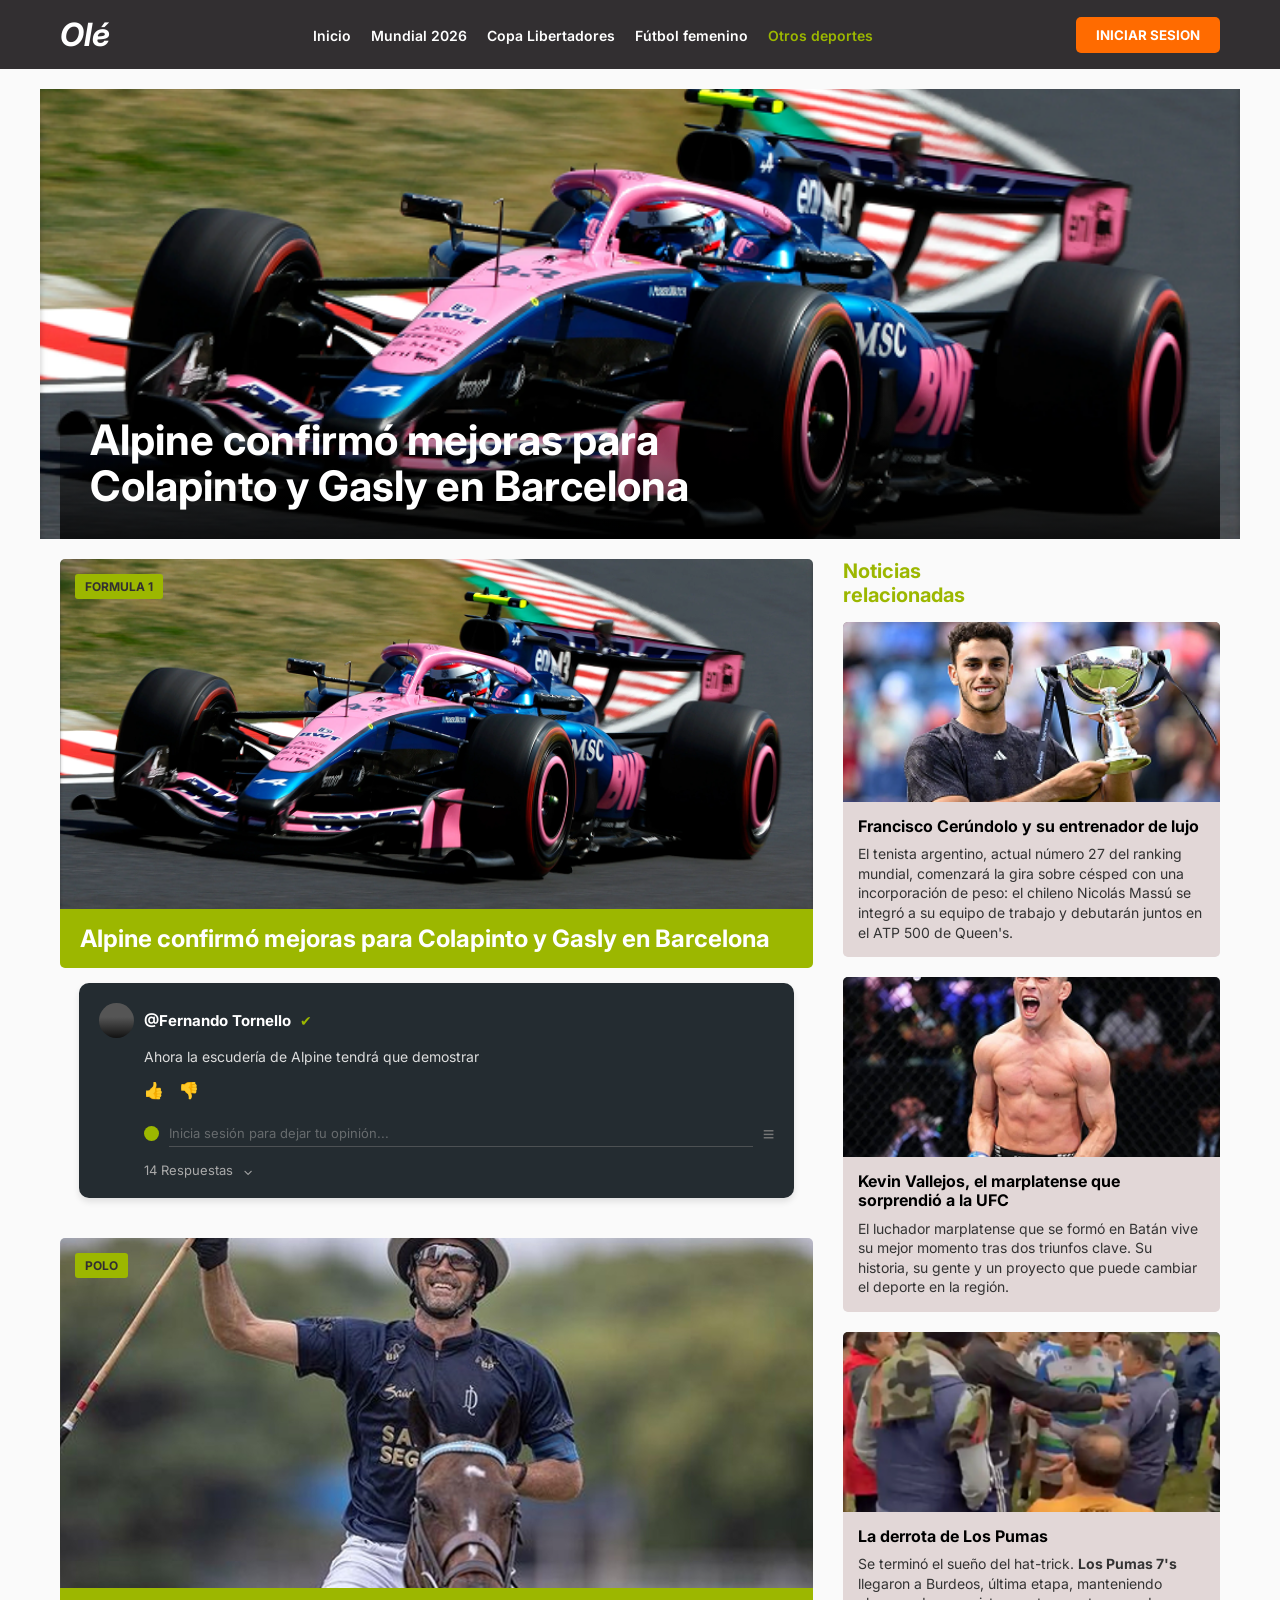
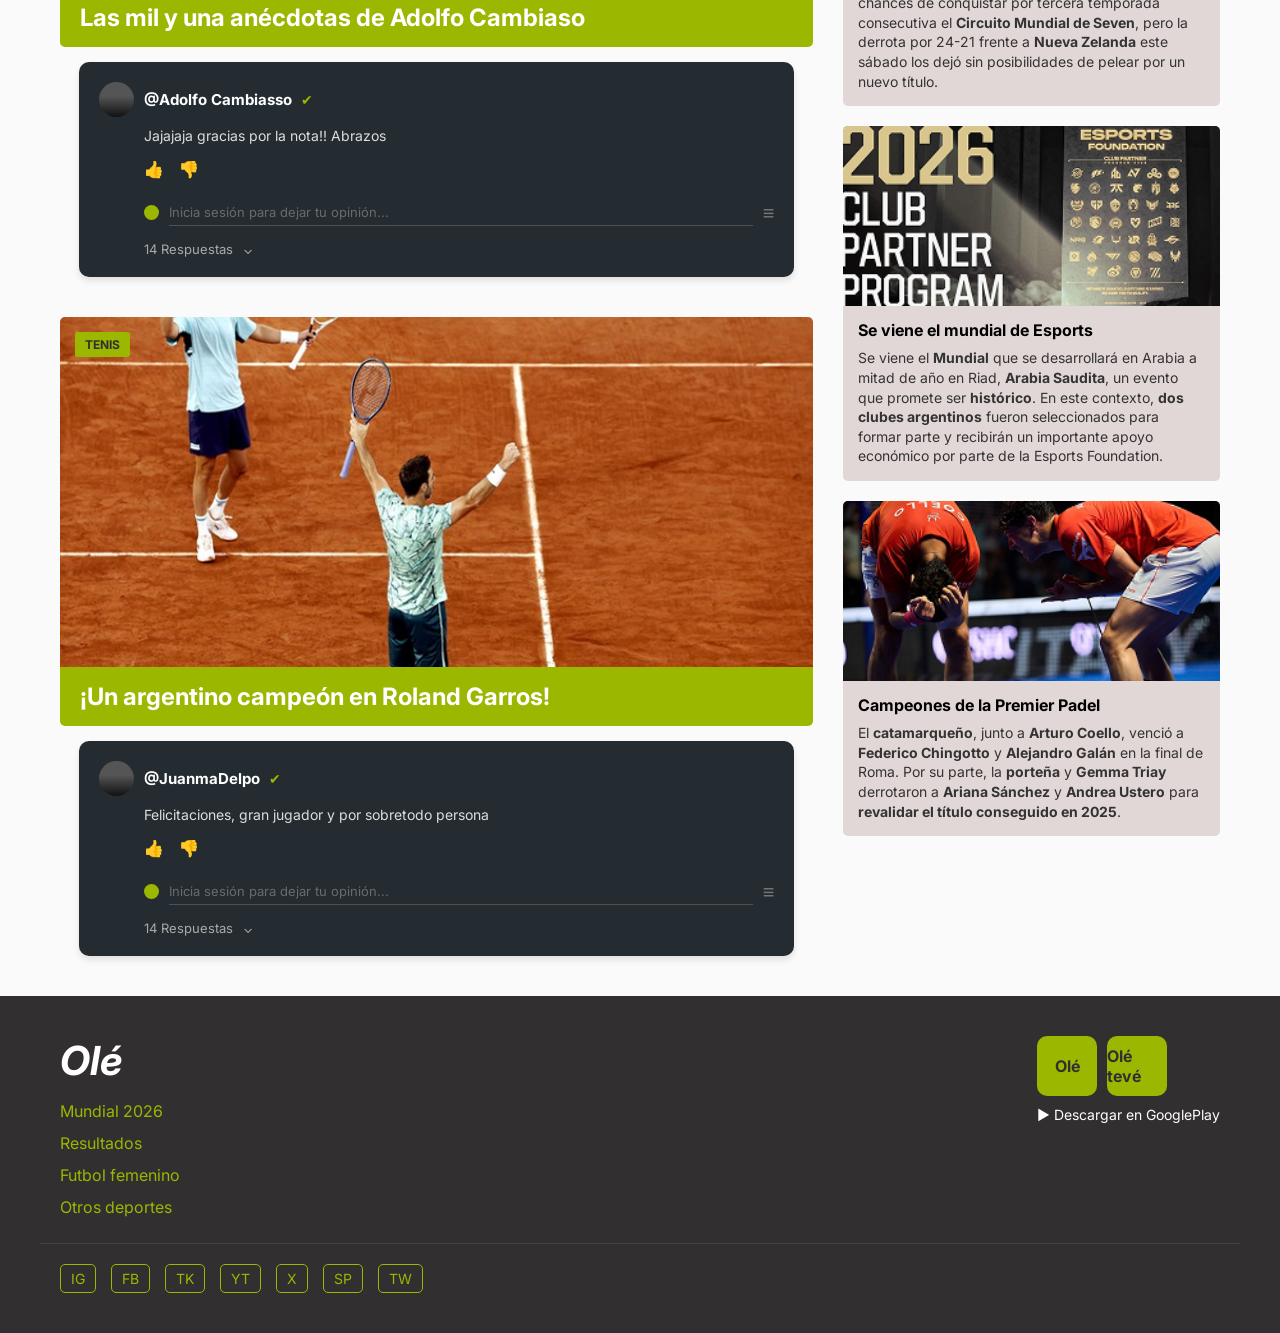
<file: OleWEB-main/OleWEB-main/DiarioOle/otros-deportes.html>
<!DOCTYPE html>
<html lang="es">
<head>
    <meta charset="UTF-8">
    <meta name="viewport" content="width=device-width, initial-scale=1.0">
    <title>Olé - Otros Deportes</title>
    <link href="https://fonts.googleapis.com/css2?family=Inter:wght@400;600;700&display=swap" rel="stylesheet">
    <link rel="stylesheet" href="style.css">
</head>
<body>

    <header class="main-header">
        <div class="container header-container">
            <div class="hamburger-menu" onclick="toggleMenu()">☰</div>
<div class="logo" onclick="window.location.href='index.html'">Olé</div>
            <nav class="main-nav" id="mainNav">
                <ul>
                    <li><a href="index.html">Inicio</a></li>
                    <li><a href="mundial2026.html">Mundial 2026</a></li>
                    <li><a href="copalibertadores.html">Copa Libertadores</a></li>
                    <li><a href="femenino.html">Fútbol femenino</a></li>
                    <li><a href="otros-deportes.html" class="active">Otros deportes</a></li>
                </ul>
            </nav>
            <div class="auth-section">
                <div id="login-btn-container">
                    <button class="btn-login" onclick="toggleLoginModal()">INICIAR SESION</button>
                </div>
                <div id="user-profile-container" style="display: none; align-items: center; gap: 10px; color: white; font-weight: bold; cursor: pointer;" onclick="window.location.href='perfil.html'" title="Ver mi perfil">
                    <div style="width: 35px; height: 35px; background-color: var(--text-green); border-radius: 50%; display: flex; align-items: center; justify-content: center; font-size: 14px; color: var(--bg-dark);">US</div>
                    <span class="user-name-hide-mobile">Usuario</span>
                </div>
            </div>
        </div>
    </header>

    <section class="container hero-femenino img-placeholder" style="background-image: url('img/colapinto.png');">
        <div class="hero-femenino-overlay">
            <h1>Alpine confirmó mejoras para<br>Colapinto y Gasly en Barcelona</h1>
        </div>
    </section>

    <main class="container main-layout">
        <section class="col-noticias">
            
            <article class="news-card-femenino">
                <div class="card-img-femenino img-placeholder" style="background-image: url('img/colapinto.png');"><span class="badge">FORMULA 1</span></div>
                <div class="card-title-green"><h2>Alpine confirmó mejoras para Colapinto y Gasly en Barcelona</h2></div>
                <div class="comment-card-dark">
                    <div class="main-comment">
                        <div class="comment-header"><div class="avatar img-placeholder"></div><div class="user-info"><strong>@Fernando Tornello</strong> <span class="verified">✔</span></div></div>
                        <p class="comment-text">Ahora la escudería de Alpine tendrá que demostrar</p>
                        <div class="comment-actions">
                            <span class="icon" onclick="handleReaction(this, 'like')">👍</span> 
                            <span class="icon" onclick="handleReaction(this, 'dislike')">👎</span>
                        </div>
                    </div>
                    <div class="comment-reply-section">
                        <div class="reply-input-container">
                            <div class="input-avatar-placeholder logged-out-dot"></div>
                            <input type="text" disabled placeholder="Inicia sesión para dejar tu opinión..." class="restricted-input" onkeypress="handleCommentSubmit(event, this)">
                            <span class="icon-lines">≡</span>
                        </div>
                        <div class="new-comments-container"></div>
                    </div>
                    <div class="comment-footer">14 Respuestas <span>⌄</span></div>
                </div>
            </article>

            <article class="news-card-femenino">
                <div class="card-img-femenino img-placeholder" style="background-image: url('img/Cambiaso.png');"><span class="badge">POLO</span></div>
                <div class="card-title-green"><h2>Las mil y una anécdotas de Adolfo Cambiaso</h2></div>
                <div class="comment-card-dark">
                    <div class="main-comment">
                        <div class="comment-header"><div class="avatar img-placeholder"></div><div class="user-info"><strong>@Adolfo Cambiasso</strong> <span class="verified">✔</span></div></div>
                        <p class="comment-text">Jajajaja gracias por la nota!! Abrazos</p>
                        <div class="comment-actions">
                            <span class="icon" onclick="handleReaction(this, 'like')">👍</span> 
                            <span class="icon" onclick="handleReaction(this, 'dislike')">👎</span>
                        </div>
                    </div>
                    <div class="comment-reply-section">
                        <div class="reply-input-container">
                            <div class="input-avatar-placeholder logged-out-dot"></div>
                            <input type="text" disabled placeholder="Inicia sesión para dejar tu opinión..." class="restricted-input" onkeypress="handleCommentSubmit(event, this)">
                            <span class="icon-lines">≡</span>
                        </div>
                        <div class="new-comments-container"></div>
                    </div>
                    <div class="comment-footer">14 Respuestas <span>⌄</span></div>
                </div>
            </article>

            <article class="news-card-femenino">
                <div class="card-img-femenino img-placeholder" style="background-image: url('img/tenis.png');"><span class="badge">TENIS</span></div>
                <div class="card-title-green"><h2>¡Un argentino campeón en Roland Garros!</h2></div>
                <div class="comment-card-dark">
                    <div class="main-comment">
                        <div class="comment-header"><div class="avatar img-placeholder"></div><div class="user-info"><strong>@JuanmaDelpo</strong> <span class="verified">✔</span></div></div>
                        <p class="comment-text">Felicitaciones, gran jugador y por sobretodo persona</p>
                        <div class="comment-actions">
                            <span class="icon" onclick="handleReaction(this, 'like')">👍</span> 
                            <span class="icon" onclick="handleReaction(this, 'dislike')">👎</span>
                        </div>
                    </div>
                    <div class="comment-reply-section">
                        <div class="reply-input-container">
                            <div class="input-avatar-placeholder logged-out-dot"></div>
                            <input type="text" disabled placeholder="Inicia sesión para dejar tu opinión..." class="restricted-input" onkeypress="handleCommentSubmit(event, this)">
                            <span class="icon-lines">≡</span>
                        </div>
                        <div class="new-comments-container"></div>
                    </div>
                    <div class="comment-footer">14 Respuestas <span>⌄</span></div>
                </div>
            </article>

        </section>

        <aside class="col-sidebar">
            <h3 class="sidebar-title" style="color: var(--text-green); font-size: 20px; margin-bottom: 15px; line-height: 1.2;">Noticias<br>relacionadas</h3>
            <article class="sidebar-card">
                <div class="sidebar-img img-placeholder" style="background-image: url('img/cerun.png');"></div>
                <div class="sidebar-text">
                    <h4>Francisco Cerúndolo y su entrenador de lujo</h4>
                    <p>El tenista argentino, actual número 27 del ranking mundial, comenzará la gira sobre césped con una incorporación de peso: el chileno Nicolás Massú se integró a su equipo de trabajo y debutarán juntos en el ATP 500 de Queen's.</p>
                </div>
            </article>
            <article class="sidebar-card">
                <div class="sidebar-img img-placeholder" style="background-image: url('img/valle.png');"></div>
                <div class="sidebar-text">
                    <h4>Kevin Vallejos, el marplatense que sorprendió a la UFC</h4>
                    <p>El luchador marplatense que se formó en Batán vive su mejor momento tras dos triunfos clave. Su historia, su gente y un proyecto que puede cambiar el deporte en la región.</p>
                </div>
            </article>
            <article class="sidebar-card">
                <div class="sidebar-img img-placeholder" style="background-image: url('img/rugby.png');"></div>
                <div class="sidebar-text">
                    <h4>La derrota de Los Pumas</h4>
                    <p>Se terminó el sueño del hat-trick. <strong>Los Pumas 7's</strong> llegaron a Burdeos, última etapa, manteniendo chances de conquistar por tercera temporada consecutiva el <strong>Circuito Mundial de Seven</strong>, pero la derrota por 24-21 frente a <strong>Nueva Zelanda</strong> este sábado los dejó sin posibilidades de pelear por un nuevo título.</p>
                </div>
            </article>
            <article class="sidebar-card">
                <div class="sidebar-img img-placeholder" style="background-image: url('img/partner.png');"></div>
                <div class="sidebar-text">
                    <h4>Se viene el mundial de Esports</h4>
                    <p>Se viene el <strong>Mundial</strong> que se desarrollará en Arabia a mitad de año en Riad, <strong>Arabia Saudita</strong>, un evento que promete ser <strong>histórico</strong>. En este contexto, <strong>dos clubes argentinos</strong> fueron seleccionados para formar parte y recibirán un importante apoyo económico por parte de la Esports Foundation.</p>
                </div>
            </article>
            <article class="sidebar-card">
                <div class="sidebar-img img-placeholder" style="background-image: url('img/paddle.png');"></div>
                <div class="sidebar-text">
                    <h4>Campeones de la Premier Padel</h4>
                    <p>El <strong>catamarqueño</strong>, junto a <strong>Arturo Coello</strong>, venció a <strong>Federico Chingotto</strong> y <strong>Alejandro Galán</strong> en la final de Roma. Por su parte, la <strong>porteña</strong> y <strong>Gemma Triay</strong> derrotaron a <strong>Ariana Sánchez</strong> y <strong>Andrea Ustero</strong> para <strong>revalidar el título conseguido en 2025</strong>.</p>
                </div>
            </article>
        </aside>
    </main>

    <footer class="main-footer">
        <div class="container footer-grid">
            <div class="footer-links">
              <div class="logo-footer" onclick="window.location.href='index.html'">Olé</div>
                <ul>
                    <li><a href="mundial2026.html">Mundial 2026</a></li>
                    <li><a href="copalibertadores.html">Resultados</a></li>
                    <li><a href="femenino.html">Futbol femenino</a></li>
                    <li><a href="otros-deportes.html">Otros deportes</a></li>
                </ul>
            </div>
            <div class="footer-apps">
                <div class="app-icons"><div class="app-box">Olé</div><div class="app-box">Olé tevé</div></div>
                <div class="google-play">▶ Descargar en GooglePlay</div>
            </div>
        </div>
        <div class="container footer-social">
            <span class="social-icon">IG</span><span class="social-icon">FB</span><span class="social-icon">TK</span><span class="social-icon">YT</span><span class="social-icon">X</span><span class="social-icon">SP</span><span class="social-icon">TW</span>
        </div>
    </footer>

    <!-- MODAL DE LOGIN GLOBAL -->
    <div id="loginModal" class="modal-overlay" onclick="closeModalOutside(event)">
        <div class="new-login-modal">
            <div class="modal-left">
                <span class="modal-close-mobile" onclick="toggleLoginModal()">✕</span>
                <h2 class="modal-form-title">Datos personales</h2>
                <form onsubmit="doLogin(event)">
                    <div class="input-group">
                        <label>Nombre y apellidos</label>
                        <input type="text" placeholder="Nombre y apellidos" required>
                    </div>
                    <div class="input-group">
                        <label>Edad</label>
                        <input type="number" placeholder="Edad" required>
                    </div>
                    <div class="input-group">
                        <label>Numero de documento</label>
                        <input type="text" placeholder="Numero de documento" required>
                    </div>
                    <div class="input-group">
                        <label>Correo electrónico</label>
                        <input type="email" placeholder="Correo electronico" required>
                    </div>
                    
                    <div class="input-group">
                        <label>¿Qué secciones son de tu interes?</label>
                        <div class="custom-multi-select">
                            <div class="select-box" onclick="toggleMultiSelect()">Seleccionar categorias <span>↓</span></div>
                            <div class="select-options" id="multiSelectOptions">
                                <label><input type="checkbox" value="1"> Mundial 2026</label>
                                <label><input type="checkbox" value="2"> Copa Libertadores</label>
                                <label><input type="checkbox" value="3"> Fútbol femenino</label>
                                <label><input type="checkbox" value="4"> Otros deportes</label>
                            </div>
                        </div>
                    </div>

                    <div class="checkbox-group">
                        <label class="custom-checkbox">
                            <input type="checkbox" required>
                            <span class="checkmark"></span>
                            <p>¿Acepta los terminos y condiciones que proporciona dicho sorteo?</p>
                        </label>
                    </div>
                    <div class="checkbox-group">
                        <label class="custom-checkbox">
                            <input type="checkbox">
                            <span class="checkmark"></span>
                            <p>¿Acepta recibir correos electronicos por parte de nuestro equipo de comunicación y marketing digital?</p>
                        </label>
                    </div>

                    <button type="submit" class="btn-submit-form">Ingresar a mi cuenta</button>
                </form>
            </div>
            <div class="modal-right img-placeholder" style="background-image: url('img/scaloni.jpg');">
                <span class="modal-close-desktop" onclick="toggleLoginModal()">✕</span>
                <div class="modal-right-overlay">
                    <h3>El fútbol, al<br>alcance de la<br>mano</h3>
                    <p>Registrate para no perderte las noticias de ultimo momento y poder participar de los debates en el minuto a minuto de cada encuentro!</p>
                </div>
            </div>
        </div>
    </div>

    <!-- SCRIPT GLOBAL -->
    <script>
        document.addEventListener('DOMContentLoaded', () => {
            if (localStorage.getItem('ole_user_logged') === 'true') {
                enableUserSession();
            }
        });

        function toggleMenu() {
            document.getElementById('mainNav').classList.toggle('show');
        }

        function toggleLoginModal() {
            const modal = document.getElementById('loginModal');
            modal.style.display = modal.style.display === 'flex' ? 'none' : 'flex';
        }

        function closeModalOutside(event) {
            const modal = document.getElementById('loginModal');
            if (event.target === modal) {
                toggleLoginModal();
            }
        }

        function toggleMultiSelect() {
            document.getElementById('multiSelectOptions').classList.toggle('show');
        }

        function doLogin(event) {
            event.preventDefault(); 
            const inputs = event.target.querySelectorAll('input[type="text"]');
            let nameVal = "Usuario";
            if(inputs.length > 0) nameVal = inputs[0].value;
            
            localStorage.setItem('ole_user_logged', 'true');
            localStorage.setItem('ole_user_name', nameVal);
            
            const words = nameVal.trim().split(' ');
            let initials = '';
            if (words.length > 1) {
                initials = words[0][0] + words[1][0];
            } else {
                initials = words[0][0] + (words[0][1] || '');
            }
            localStorage.setItem('ole_user_initials', initials.toUpperCase());

            enableUserSession();
            toggleLoginModal();
        }

        function doLogout() {
            localStorage.removeItem('ole_user_logged');
            location.reload();
        }

        function enableUserSession() {
            const loginBtn = document.getElementById('login-btn-container');
            const userProfile = document.getElementById('user-profile-container');
            const userName = localStorage.getItem('ole_user_name') || 'Usuario';
            const userInitials = localStorage.getItem('ole_user_initials') || 'US';

            if(loginBtn) loginBtn.style.display = 'none';
            if(userProfile) {
                userProfile.style.display = 'flex';
                userProfile.querySelector('.user-name-hide-mobile').innerText = userName;
                userProfile.querySelector('div').innerText = userInitials;
            }
            
            const restrictedInputs = document.querySelectorAll('.restricted-input');
            restrictedInputs.forEach(input => {
                input.disabled = false;
                if(input.closest('.chat-input-box-dark')) {
                    input.placeholder = "Escribe un mensaje..."; 
                } else {
                    input.placeholder = "Deja tu opinión..."; 
                }
            });

            const avatars = document.querySelectorAll('.input-avatar-placeholder');
            avatars.forEach(avatar => {
                avatar.classList.remove('logged-out-dot');
                avatar.innerHTML = userInitials;
                avatar.style.display = 'flex';
                avatar.style.alignItems = 'center';
                avatar.style.justifyContent = 'center';
                avatar.style.fontSize = '10px';
                avatar.style.fontWeight = 'bold';
                avatar.style.color = 'var(--bg-dark)';
            });
        }

        function handleReaction(element, type) {
            if (localStorage.getItem('ole_user_logged') !== 'true') {
                alert("Debes iniciar sesión para reaccionar a los comentarios.");
                return;
            }
            
            const parent = element.parentElement;
            const likeBtn = parent.children[0];
            const dislikeBtn = parent.children[1];

            if (type === 'like') {
                if (element.classList.contains('active-like')) {
                    element.classList.remove('active-like');
                } else {
                    element.classList.add('active-like');
                    dislikeBtn.classList.remove('active-dislike');
                }
            } else {
                if (element.classList.contains('active-dislike')) {
                    element.classList.remove('active-dislike');
                } else {
                    element.classList.add('active-dislike');
                    likeBtn.classList.remove('active-like');
                }
            }
        }

        function handleCommentSubmit(event, inputElement) {
            if (event.key === 'Enter' && inputElement.value.trim() !== '') {
                const text = inputElement.value.trim();
                const container = inputElement.closest('.comment-reply-section').querySelector('.new-comments-container');
                const userName = localStorage.getItem('ole_user_name') || 'Usuario';
                const userInitials = localStorage.getItem('ole_user_initials') || 'US';
                
                const now = new Date();
                const timeStr = now.getHours().toString().padStart(2, '0') + ':' + now.getMinutes().toString().padStart(2, '0');
                
                const newComment = document.createElement('div');
                newComment.style.marginTop = '20px';
                newComment.style.marginBottom = '25px';
                newComment.style.paddingLeft = '30px'; 
                newComment.style.display = 'flex';
                newComment.style.gap = '15px';
                newComment.style.alignItems = 'flex-start';
                
                newComment.innerHTML = `
                    <span style="color: #666; font-size: 12px; margin-top: 5px; min-width: 35px;">${timeStr}</span>
                    <div style="width: 100%;">
                        <div style="display: flex; align-items: center; gap: 10px;">
                            <div style="width: 25px; height: 25px; background-color: var(--text-green); border-radius: 50%; display: flex; align-items: center; justify-content: center; font-size: 10px; color: var(--bg-dark); font-weight: bold;">${userInitials}</div>
                            <strong style="color: white; font-size: 14px;">${userName}</strong>
                        </div>
                        <p style="color: #ccc; font-size: 14px; margin: 5px 0 0 35px;">${text}</p>
                        <div class="comment-actions" style="margin-bottom: 0; padding-left: 35px; margin-top: 10px;">
                            <span class="icon" onclick="handleReaction(this, 'like')">👍</span> 
                            <span class="icon" onclick="handleReaction(this, 'dislike')">👎</span>
                        </div>
                    </div>
                `;
                
                container.appendChild(newComment);
                inputElement.value = '';
            }
        }
    </script>
</body>
</html>
</file>
<file: OleWEB-main/OleWEB-main/DiarioOle/style.css>
:root {
    --bg-dark: #322F31;
    --bg-darker: #282527;
    --text-green: #9CB700;
    --neon-green: #ccff00;
    --text-orange: #FF6B00;
    --text-light: #FFFFFF;
    --bg-body: #FAFAFA;
}

* {
    margin: 0;
    padding: 0;
    box-sizing: border-box;
    font-family: 'Inter', sans-serif;
}

html, body {
    background-color: var(--bg-body);
    color: #333;
    overflow-x: hidden; 
    width: 100%;
    position: relative;
}

.container {
    max-width: 1200px;
    margin: 0 auto;
    padding: 0 20px;
}

.img-placeholder {
    background-color: #888888;
    background-image: linear-gradient(to bottom, transparent 40%, rgba(0,0,0,0.8) 100%);
    background-size: cover;
    background-position: center;
}

/* --- HEADER RESPONSIVE --- */
.main-header {
    background-color: var(--bg-dark);
    padding: 15px 0;
}

.header-container {
    display: flex;
    justify-content: space-between;
    align-items: center;
    flex-wrap: wrap; 
}

.hamburger-menu {
    display: none;
    font-size: 28px;
    color: white;
    cursor: pointer;
}

.logo {
    color: var(--text-light);
    font-size: 32px;
    font-weight: 700;
    font-style: italic;
}

.main-nav ul {
    list-style: none;
    display: flex;
    gap: 20px;
}

.main-nav a {
    text-decoration: none;
    color: var(--text-light);
    font-weight: 600;
    font-size: 14px;
}

.main-nav a:hover, .main-nav a.active {
    color: var(--text-green);
}

.btn-login, .btn-primary {
    background-color: var(--text-orange);
    color: white;
    border: none;
    padding: 10px 20px;
    border-radius: 5px;
    font-weight: 700;
    cursor: pointer;
}

/* --- INICIO: HERO --- */
.hero {
    height: 500px;
    display: flex;
    align-items: flex-end;
    padding-bottom: 50px;
}

.hero-content {
    width: 100%;
    color: white;
}

.hero-content h1 {
    font-size: 54px;
    line-height: 1.1;
    margin-bottom: 10px;
}

.hero-content p {
    font-size: 24px;
    margin-bottom: 20px;
}

.section-title {
    color: var(--text-green);
    font-size: 28px;
    font-weight: 600;
    margin: 40px 0 20px 0;
}

.section-title.dark-mode {
    margin: 0 0 20px 0;
}

/* --- GRILLA PRINCIPAL --- */
.main-layout {
    display: grid;
    grid-template-columns: 2fr 1fr;
    gap: 30px;
    margin-top: 20px;
}

.card-large {
    height: 400px;
    border-radius: 10px;
    position: relative;
    overflow: hidden;
    display: flex;
    align-items: flex-end;
    padding: 20px;
}

.card-overlay h3, .card-overlay h4 {
    color: white;
}

.card-large .card-overlay h3 {
    font-size: 28px;
}

/* --- INICIO: SIDEBAR EN VIVO --- */
.live-widget {
    background-color: var(--bg-dark);
    border-radius: 10px;
    padding: 20px;
    color: white;
    margin-top: 90px;
}

.live-header {
    color: red;
    text-align: center;
    font-weight: bold;
    margin-bottom: 20px;
    font-size: 18px;
}

.match-list {
    list-style: none;
    margin-bottom: 20px;
}

.match-list li {
    display: flex;
    justify-content: space-between;
    margin-bottom: 15px;
    font-size: 14px;
    border-bottom: 1px solid #444;
    padding-bottom: 10px;
}

.match-list .time {
    border: 1px solid var(--text-green);
    padding: 2px 5px;
    border-radius: 3px;
    font-size: 12px;
}

.btn-outline {
    width: 100%;
    background: transparent;
    border: 1px solid var(--text-green);
    color: white;
    padding: 10px;
    border-radius: 5px;
    cursor: pointer;
}

/* --- INICIO: AMISTOSOS TICKER --- */
.amistosos-ticker {
    background-color: var(--bg-dark);
    padding: 30px 0;
    margin: 40px 0;
}

.ticker-grid {
    display: grid;
    grid-template-columns: repeat(4, 1fr);
    gap: 20px;
    color: white;
}

.match-col {
    border-right: 1px solid #444;
}

.match-col:last-child {
    border-right: none;
}

.match-col .date {
    font-size: 12px;
    color: #aaa;
    margin-bottom: 10px;
}

.match-col p {
    display: flex;
    justify-content: space-between;
    padding-right: 20px;
    margin-bottom: 5px;
}

/* --- INICIO: NOTICIAS GRID --- */
.categories-layout {
    margin-bottom: 60px;
}

.grid-2-col {
    display: grid;
    grid-template-columns: 1fr 1fr;
    gap: 20px;
}

.news-card {
    height: 250px;
    border-radius: 10px;
    position: relative;
    overflow: hidden;
    display: flex;
    align-items: flex-end;
    padding: 15px;
}

.badge {
    position: absolute;
    top: 15px;
    left: 15px;
    background-color: var(--text-green);
    color: var(--bg-dark);
    padding: 5px 10px;
    font-weight: bold;
    font-size: 12px;
    border-radius: 3px;
    z-index: 2;
}

/* --- FOOTER --- */
.main-footer {
    background-color: var(--bg-dark);
    padding: 40px 0;
    color: var(--text-green);
}

.footer-grid {
    display: flex;
    justify-content: space-between;
    border-bottom: 1px solid #444;
    padding-bottom: 20px;
    margin-bottom: 20px;
}

.logo-footer {
    color: white;
    font-size: 40px;
    font-weight: 700;
    font-style: italic;
    margin-bottom: 10px;
}

.footer-links ul {
    list-style: none;
}

.footer-links a {
    text-decoration: none;
    color: var(--text-green);
    line-height: 2;
}

.app-icons {
    display: flex;
    gap: 10px;
    margin-bottom: 10px;
}

.app-box {
    background-color: var(--text-green);
    color: var(--bg-dark);
    width: 60px;
    height: 60px;
    display: flex;
    align-items: center;
    justify-content: center;
    font-weight: bold;
    border-radius: 10px;
}

.google-play {
    color: white;
    font-size: 14px;
}

.footer-social {
    display: flex;
    gap: 15px;
}

.social-icon {
    border: 1px solid var(--text-green);
    padding: 5px 10px;
    border-radius: 5px;
    font-size: 14px;
}

/* =========================================
   ESTILOS: PAGINA FEMENINO / OTROS / NOTICIA
   ========================================= */

.hero-femenino {
    height: 450px;
    margin-top: 20px;
    display: flex;
    align-items: flex-end;
    position: relative;
}

.hero-femenino-overlay {
    width: 100%;
    background: linear-gradient(to top, rgba(0,0,0,0.8) 0%, rgba(0,0,0,0) 100%);
    padding: 30px;
}

.hero-femenino h1 {
    color: white;
    font-size: 42px;
    line-height: 1.1;
}

.news-card-femenino {
    margin-bottom: 40px;
}

.card-img-femenino {
    height: 350px;
    position: relative;
    border-radius: 5px 5px 0 0;
}

.card-title-green {
    background-color: var(--text-green);
    padding: 15px 20px;
    border-radius: 0 0 5px 5px;
}

.card-title-green h2 {
    color: white;
    font-size: 24px;
    font-weight: 700;
}

/* TITULOS EN NOTICIAS RELACIONADAS */
.sidebar-card {
    margin-bottom: 20px;
    border-radius: 5px;
    overflow: hidden;
}

.sidebar-img {
    height: 180px;
}

.sidebar-text {
    background-color: #E2D7D7;
    padding: 15px;
    font-size: 14px;
    line-height: 1.4;
    color: #333;
}

.sidebar-text h4 {
    font-size: 16px;
    color: #000;
    margin-bottom: 8px;
    font-weight: 700;
    line-height: 1.2;
}

.article-meta {
    display: flex;
    justify-content: space-between;
    font-size: 16px;
    color: #000;
    margin: 20px 0;
}

.article-meta span {
    font-weight: 700;
}

.article-content p {
    font-size: 16px;
    line-height: 1.5;
    color: #333;
    margin-bottom: 20px;
}

.article-content strong {
    font-weight: 700;
    color: #000;
}

.article-inline-img {
    width: 100%;
    border-radius: 5px;
    margin-bottom: 20px;
    object-fit: cover;
}

.info-box {
    background-color: var(--bg-dark);
    border-left: 4px solid var(--text-green);
    padding: 20px;
    color: white;
    margin-bottom: 30px;
    border-radius: 5px;
}

.info-box-title {
    color: var(--text-green);
    font-size: 18px;
    font-weight: 600;
    margin-bottom: 15px;
    display: flex;
    align-items: center;
    gap: 10px;
}

.info-box p {
    margin-bottom: 10px;
    color: #ccc;
    font-size: 15px;
}

.info-box strong {
    color: white;
}

/* =========================================
   ESTILOS: RESULTADOS (LLAVES DE TORNEO)
   ========================================= */

.bracket-section {
    margin-bottom: 50px;
}

.bracket-wrapper {
    display: flex;
    justify-content: space-between;
    margin-bottom: 30px;
    padding-top: 10px;
    overflow-x: auto; 
}

.bracket-col {
    display: flex;
    flex-direction: column;
    justify-content: space-around;
    min-width: 120px;
    width: 14%;
    gap: 15px;
}

.bracket-header {
    text-align: center;
    font-size: 14px;
    margin-bottom: 10px;
    color: #333;
}

.match-box {
    background-color: #E2D7D7;
    border-radius: 5px;
    padding: 5px 10px;
    font-size: 12px;
    color: #333;
    display: flex;
    flex-direction: column;
    gap: 5px;
}

.match-box.empty {
    height: 45px;
}

.team {
    display: flex;
    align-items: center;
    gap: 5px;
    border-bottom: 1px solid rgba(0,0,0,0.1);
    padding-bottom: 4px;
}

.team:last-child {
    border-bottom: none;
    padding-bottom: 0;
}

/* =========================================
   ESTILOS DARK MODE: MINUTO A MINUTO
   ========================================= */

.dark-page {
    background-color: #000000;
    color: #ffffff;
}

.dark-page .main-header {
    border-bottom: 1px solid #1a1a1a;
}

.dark-scoreboard {
    border: 1px solid var(--neon-green);
    background-color: #171B20;
    border-radius: 10px;
    display: flex;
    justify-content: space-around;
    align-items: center;
    margin: 40px 0;
    padding: 30px;
}

.dark-scoreboard .team {
    display: flex;
    flex-direction: column;
    align-items: center;
    border: none;
}

.flag-circle {
    width: 120px;
    height: 120px;
    border-radius: 50%;
    margin-bottom: 15px;
}

.germany-flag { background: linear-gradient(to bottom, #000 33.3%, #dd0000 33.3%, #dd0000 66.6%, #ffce00 66.6%); }
.brazil-flag { background: radial-gradient(circle, #002776 25%, #fedf00 26%, #fedf00 55%, #009b3a 56%); }

.germany-flag-small { width: 24px; height: 24px; border-radius: 50%; background: linear-gradient(to bottom, #000 33.3%, #dd0000 33.3%, #dd0000 66.6%, #ffce00 66.6%); }
.brazil-flag-small { width: 24px; height: 24px; border-radius: 50%; background: radial-gradient(circle, #002776 25%, #fedf00 26%, #fedf00 55%, #009b3a 56%); }

.dark-scoreboard h2 {
    font-size: 32px;
    font-weight: 400;
    color: white;
}

.score-center {
    display: flex;
    flex-direction: column;
    align-items: center;
}

.live-badge-dark {
    border: 1px solid red; color: red; padding: 5px 20px; border-radius: 20px;
    font-weight: bold; display: inline-flex; align-items: center; gap: 8px; margin-bottom: 10px;
}

.live-badge-dark .red-dot { width: 12px; height: 12px; background-color: red; border-radius: 50%; }

.score-center .score-numbers { font-size: 48px; font-weight: 700; margin-bottom: 5px; }
.score-center .match-time { font-size: 18px; color: #999; }

.live-layout-dark { display: grid; grid-template-columns: 1.5fr 1fr; gap: 30px; margin-bottom: 50px; }
.timeline-col-dark { display: flex; flex-direction: column; gap: 15px; }

.timeline-card-dark { border-radius: 10px; padding: 20px; display: flex; align-items: center; gap: 20px; font-size: 18px; }
.timeline-card-dark:nth-child(1) { background-color: #262E35; }
.timeline-card-dark:nth-child(1) .t-time, .timeline-card-dark:nth-child(1) .t-event { color: #ffffff; font-weight: bold; }
.timeline-card-dark:nth-child(2) { background-color: #21282E; }
.timeline-card-dark:nth-child(2) .t-time, .timeline-card-dark:nth-child(2) .t-event { color: #e0e0e0; }
.timeline-card-dark:nth-child(3) { background-color: #1C2227; }
.timeline-card-dark:nth-child(3) .t-time, .timeline-card-dark:nth-child(3) .t-event { color: #d0d0d0; }
.timeline-card-dark:nth-child(4) { background-color: #171C20; }
.timeline-card-dark:nth-child(4) .t-time, .timeline-card-dark:nth-child(4) .t-event { color: #a0a0a0; }
.timeline-card-dark:nth-child(5) { background-color: #121619; }
.timeline-card-dark:nth-child(5) .t-time, .timeline-card-dark:nth-child(5) .t-event { color: #808080; }
.timeline-card-dark:nth-child(6) { background-color: #0D1012; }
.timeline-card-dark:nth-child(6) .t-time, .timeline-card-dark:nth-child(6) .t-event { color: #606060; }

.t-time { font-size: 24px; width: 60px; }
.t-event { flex-grow: 1; }
.t-flag-wrapper { position: relative; display: inline-block; width: 24px; height: 24px; }
.t-icon-overlay { position: absolute; bottom: -6px; right: -6px; font-size: 16px; z-index: 2; }

/* CHAT DARK & ENCUESTA INTERACTIVA (TWITCH EFFECT) */
.chat-widget-dark {
    position: relative; background-color: #171B20; border: 1px solid var(--neon-green);
    border-radius: 10px; padding: 20px; display: flex; flex-direction: column; height: 500px;
}

.chat-top { display: flex; justify-content: space-between; align-items: center; margin-bottom: 15px; }
.chat-widget-dark .chat-title { color: var(--neon-green); font-size: 24px; font-weight: 400; }
.chat-viewers { color: white; font-weight: bold; }

.chat-poll-banner {
    background-color: rgba(255, 255, 255, 0.05); padding: 10px; border-radius: 5px;
    margin-bottom: 20px; color: white; text-align: center; cursor: pointer;
    border: 1px solid transparent; transition: all 0.3s ease;
}
.chat-poll-banner:hover { border-color: var(--neon-green); background-color: rgba(204, 255, 0, 0.1); }

.chat-poll-container {
    display: none; position: absolute; top: 65px; left: 20px; right: 20px;
    background-color: #1e262c; border: 1px solid var(--neon-green); border-radius: 10px;
    padding: 15px; z-index: 10; box-shadow: 0px 4px 15px rgba(0,0,0,0.8); color: white;
}

.poll-header { display: flex; justify-content: space-between; align-items: center; margin-bottom: 15px; font-size: 16px; }
.poll-close { cursor: pointer; font-size: 20px; font-weight: bold; }
.poll-close:hover { color: red; }
.poll-options { display: flex; justify-content: space-between; gap: 10px; }
.poll-btn {
    background: transparent; border: 1px solid var(--neon-green); color: white;
    padding: 8px 0; flex: 1; border-radius: 5px; cursor: pointer; font-size: 14px; transition: background 0.3s ease;
}
.poll-btn:hover { background: rgba(204, 255, 0, 0.1); }
.poll-results { margin-top: 15px; }
.results-labels { display: flex; justify-content: space-between; font-size: 12px; margin-bottom: 5px; color: #ccc; }
.results-bars { display: flex; height: 4px; border-radius: 2px; overflow: hidden; gap: 2px; }
.bar-ger { background-color: red; transition: width 1s ease; }
.bar-emp { background-color: #555; transition: width 1s ease; }
.bar-bra { background-color: #009b3a; transition: width 1s ease; }

.chat-messages {
    flex-grow: 1; overflow-y: auto; max-height: 270px; display: flex; flex-direction: column;
    gap: 15px; margin-bottom: 20px; padding-right: 5px; scroll-behavior: smooth;
}
.chat-messages::-webkit-scrollbar { width: 6px; }
.chat-messages::-webkit-scrollbar-track { background: transparent; }
.chat-messages::-webkit-scrollbar-thumb { background: rgba(255,255,255,0.2); border-radius: 3px; }

.chat-msg { display: flex; gap: 15px; font-size: 14px; color: #ccc; }
.msg-time { font-size: 12px; color: #666; min-width: 40px; margin-top: 5px; }
.chat-msg strong { color: white; font-size: 15px; }
.chat-avatar { width: 35px; height: 35px; border-radius: 50%; flex-shrink: 0; }

.chat-input-box-dark {
    display: flex; background: #e0e0e0; padding: 10px 15px; border-radius: 5px; align-items: center;
}
.chat-input-box-dark input { border: none; background: transparent; width: 100%; outline: none; color: #333; font-size: 14px; }

/* ESTADISTICAS DARK */
.stats-full-dark { margin-bottom: 50px; }
.stats-box-dark { background-color: #171B20; border: 1px solid var(--neon-green); border-radius: 10px; padding: 40px; }
.stats-box-dark .stats-header { color: white; font-size: 24px; text-align: center; margin-bottom: 40px; font-weight: bold; }
.stat-row-dark { margin-bottom: 30px; }
.stat-labels-dark { display: flex; justify-content: space-between; font-size: 18px; font-weight: bold; margin-bottom: 10px; color: white; }
.stat-title { color: #aaa; font-size: 14px; font-weight: normal; text-transform: uppercase; }
.stat-bar-bg-dark { background-color: #000; height: 12px; border-radius: 6px; display: flex; overflow: hidden; }
.stat-bar-fill-dark { background-color: #d1d1d1; height: 100%; }

/* FORMACIONES E INFO DARK */
.formations-info-layout { display: grid; grid-template-columns: 2fr 1fr; gap: 30px; margin-bottom: 50px; }
.section-title-dark { color: white; font-size: 18px; text-align: center; margin-bottom: 20px; font-weight: bold; }
.pitches-container { display: flex; gap: 20px; }
.pitch { background-color: #0b4513; border: 1px solid var(--neon-green); border-radius: 10px; flex: 1; height: 350px; position: relative; padding: 20px; }
.pitch-dot { width: 14px; height: 14px; background-color: white; border-radius: 50%; position: absolute; }
.pitch-dot:nth-child(1) { bottom: 10%; left: 50%; transform: translateX(-50%); } 
.pitch-dot:nth-child(2) { bottom: 30%; left: 15%; } 
.pitch-dot:nth-child(3) { bottom: 30%; left: 38%; } 
.pitch-dot:nth-child(4) { bottom: 30%; left: 62%; } 
.pitch-dot:nth-child(5) { bottom: 30%; left: 85%; } 
.pitch-dot:nth-child(6) { bottom: 60%; left: 15%; } 
.pitch-dot:nth-child(7) { bottom: 60%; left: 38%; } 
.pitch-dot:nth-child(8) { bottom: 60%; left: 62%; } 
.pitch-dot:nth-child(9) { bottom: 60%; left: 85%; } 
.pitch-dot:nth-child(10) { bottom: 85%; left: 35%; } 
.pitch-dot:nth-child(11) { bottom: 85%; left: 65%; }

.info-box-dark {
    background-color: #171B20; border: 1px solid var(--neon-green); border-radius: 10px;
    padding: 30px; height: 350px; display: flex; flex-direction: column; justify-content: center;
}
.info-box-dark .info-row { margin-bottom: 30px; display: flex; align-items: flex-start; gap: 15px; }
.info-box-dark .icon { font-size: 24px; }
.info-box-dark .info-text strong { color: white; font-size: 16px; }
.info-box-dark .info-text p { color: #999; font-size: 14px; margin-top: 5px; }

/* HISTORIAL DARK */
.history-layout-dark { margin-bottom: 80px; }
.history-title-dark { color: white; font-size: 18px; font-weight: bold; margin-bottom: 25px; margin-top: 50px; }
.history-boxes-dark { display: flex; flex-wrap: wrap; gap: 20px; }
.h-box-dark { background-color: #000; border: 1px solid #333; border-radius: 10px; padding: 25px 10px 20px 10px; flex: 1; min-width: 140px; text-align: center; position: relative; }
.h-box-dark.win { border-color: var(--neon-green); }
.h-box-dark.loss { border-color: red; }
.h-box-dark .h-badge { position: absolute; top: -10px; left: 50%; transform: translateX(-50%); font-size: 10px; color: black; padding: 3px 12px; border-radius: 4px; font-weight: bold; }
.h-box-dark.win .h-badge { background-color: var(--neon-green); }
.h-box-dark.loss .h-badge { background-color: red; color: white; }
.h-score-dark { font-size: 26px; font-weight: bold; display: flex; justify-content: center; align-items: center; gap: 15px; color: white; }

/* RESTRICCIONES */
.restricted-input:disabled { cursor: not-allowed; opacity: 0.5; }

/* NUEVO MODAL LOGIN */
.modal-overlay { display: none; position: fixed; top: 0; left: 0; width: 100%; height: 100%; background: rgba(0,0,0,0.8); z-index: 1000; align-items: center; justify-content: center; }
.new-login-modal { display: flex; width: 900px; max-width: 95%; border-radius: 15px; overflow: hidden; background-color: #fff; box-shadow: 0px 5px 30px rgba(0,0,0,0.5); position: relative; }
.modal-left { flex: 1; padding: 40px; background-color: #ffffff; position: relative; }
.modal-right { flex: 1; position: relative; background-size: cover; background-position: center; }
.modal-right-overlay { position: absolute; top: 0; left: 0; width: 100%; height: 100%; background: linear-gradient(to right, rgba(0,0,0,0.2) 0%, rgba(0,0,0,0.8) 100%); display: flex; flex-direction: column; justify-content: center; padding: 40px; color: white; }
.modal-right-overlay h3 { font-size: 40px; font-weight: 700; line-height: 1.1; margin-bottom: 20px; text-align: right; }
.modal-right-overlay p { font-size: 14px; line-height: 1.5; text-align: right; margin-left: auto; max-width: 80%; }
.modal-close-desktop { position: absolute; top: 15px; right: 20px; font-size: 24px; color: white; cursor: pointer; z-index: 10; }
.modal-close-mobile { display: none; }
.modal-form-title { color: black; font-size: 26px; font-weight: 700; margin-bottom: 30px; text-align: center; text-transform: uppercase; }
.input-group { margin-bottom: 25px; }
.input-group label { display: block; color: var(--text-green); font-weight: 600; font-size: 14px; margin-bottom: 5px; }
.input-group input, .input-group select { width: 100%; border: none; border-bottom: 1px solid #999; padding: 8px 0; outline: none; font-size: 14px; color: #333; background: transparent; border-radius: 0; }
.custom-multi-select { position: relative; width: 100%; }
.select-box { width: 100%; padding: 8px 0; border-bottom: 1px solid #999; cursor: pointer; display: flex; justify-content: space-between; font-size: 14px; color: #777; }
.select-options { display: none; position: absolute; top: 100%; left: 0; width: 100%; background: #fff; border: 1px solid #ccc; z-index: 20; max-height: 150px; overflow-y: auto; box-shadow: 0 4px 6px rgba(0,0,0,0.1); }
.select-options.show { display: block; }
.select-options label { display: block; padding: 10px; font-size: 14px; color: #333; cursor: pointer; font-weight: normal; margin: 0; border-bottom: 1px solid #eee; }
.select-options label:hover { background: #f0f0f0; }
.select-options input { width: auto; margin-right: 10px; display: inline-block; }
.checkbox-group { margin-bottom: 20px; }
.custom-checkbox { display: flex; align-items: flex-start; position: relative; cursor: pointer; font-size: 12px; line-height: 1.4; color: #333; padding-left: 35px; }
.custom-checkbox input { position: absolute; opacity: 0; cursor: pointer; height: 0; width: 0; }
.checkmark { position: absolute; top: 0; left: 0; height: 22px; width: 22px; background-color: #e0e0e0; border: 1px solid #999; }
.custom-checkbox input:checked ~ .checkmark { background-color: var(--text-green); border-color: var(--text-green); }
.checkmark:after { content: ""; position: absolute; display: none; }
.custom-checkbox input:checked ~ .checkmark:after { display: block; }
.custom-checkbox .checkmark:after { left: 7px; top: 3px; width: 5px; height: 10px; border: solid white; border-width: 0 2px 2px 0; transform: rotate(45deg); }
.btn-submit-form { width: 100%; background-color: var(--text-orange); color: white; padding: 15px; border: none; border-radius: 5px; font-weight: bold; cursor: pointer; font-size: 16px; margin-top: 10px; transition: background 0.3s; }
.btn-submit-form:hover { background-color: #e65c00; }

/* NUEVOS COMENTARIOS OSCUROS */
.comment-card-dark {
    background-color: #242c31; border-radius: 10px; padding: 20px; width: 95%; margin: 15px auto 0 auto; color: white; box-shadow: 0 4px 6px rgba(0,0,0,0.1);
}
.comment-header { display: flex; align-items: center; margin-bottom: 10px; }
.comment-header .avatar { width: 35px; height: 35px; border-radius: 50%; margin-right: 10px; background-color: #555; }
.comment-header .user-info { font-size: 15px; }
.comment-header .verified { color: var(--text-green); margin-left: 5px; font-size: 14px; }
.main-comment .comment-text { font-size: 14px; color: #ddd; margin-bottom: 15px; padding-left: 45px; }
.comment-actions { padding-left: 45px; margin-bottom: 20px; color: #aaa; display: flex; gap: 15px; }
.comment-actions .icon { cursor: pointer; }
.reply-input-container { display: flex; align-items: center; padding-left: 45px; margin-bottom: 15px; gap: 10px; }
.input-avatar-placeholder { background-color: var(--text-green); border-radius: 50%; flex-shrink: 0; width: 25px; height: 25px; }
.input-avatar-placeholder.logged-out-dot { width: 15px; height: 15px; }
.reply-input-container input { flex-grow: 1; background: transparent; border: none; border-bottom: 1px solid #777; color: white; padding: 5px 0; outline: none; font-size: 13px; }
.reply-input-container input::placeholder { color: #aaa; }
.icon-lines { font-size: 20px; color: #777; }
.comment-footer { padding-left: 45px; font-size: 13px; color: #aaa; display: flex; align-items: center; gap: 10px; cursor: pointer; margin-top: 15px; }


/* =========================================
   ESTILOS NUEVOS: PÁGINA PERFIL
   ========================================= */

.profile-banner {
    background-color: #6C8E22;
    color: white;
    display: flex;
    align-items: flex-end;
    padding: 40px 20px 10px 20px;
    position: relative;
    min-height: 200px;
}

.profile-banner-content {
    display: flex;
    align-items: center;
    gap: 20px;
    width: 100%;
}

.profile-avatar {
    width: 120px;
    height: 120px;
    background-color: #f0b90b;
    border-radius: 50%;
    border: 4px solid #f0b90b;
    display: flex;
    align-items: center;
    justify-content: center;
    font-size: 40px;
    font-weight: bold;
    color: #333;
    overflow: hidden;
}

.profile-texts h1 {
    font-size: 36px;
    font-weight: 700;
    margin-bottom: 5px;
}

.profile-texts p {
    font-size: 16px;
    opacity: 0.9;
}

.profile-date {
    position: absolute;
    bottom: 10px;
    right: 20px;
    font-size: 14px;
    opacity: 0.8;
}

.clubs-carousel-bg {
    background-color: #2D373C;
    padding: 40px 0;
    margin-top: 20px;
}

.clubs-grid {
    display: grid;
    grid-template-columns: repeat(10, 1fr);
    gap: 20px;
    justify-items: center;
}

.club-icon {
    width: 50px;
    height: 60px;
    display: flex;
    align-items: center;
    justify-content: center;
    font-size: 12px;
    font-weight: bold;
    color: white;
    border: 2px solid rgba(255,255,255,0.1);
}

/* Simulando escudos con CSS para el perfil */
.shield-1 { border-radius: 50%; background: #55b7e6; color: white;}
.shield-2 { border-radius: 5px 5px 25px 25px; background: #00529F; color: #f0b90b;}
.shield-3 { border-radius: 5px; background: #ce1126; color: white;}
.shield-4 { border-radius: 5px 5px 25px 25px; background: white; color: red;}
.shield-5 { border-radius: 5px 5px 25px 25px; background: #75b2dd; color: white;}
.shield-6 { border-radius: 5px 5px 25px 25px; background: #ce1126; color: white;}
.shield-7 { border-radius: 5px 5px 25px 25px; background: #000; color: #ff0000;}
.shield-8 { border-radius: 5px 5px 25px 25px; background: #00529F; color: white;}
.shield-9 { border-radius: 50%; background: #000040; color: white;}
.shield-10 { border-radius: 5px 5px 25px 25px; background: #ce1126; color: white;}
.shield-11 { border-radius: 50%; background: #ffcc00; color: #00529F;}
.shield-12 { border-radius: 50%; background: #800000; color: white;}
.shield-13 { border-radius: 5px 5px 25px 25px; background: #006400; color: white;}
.shield-14 { border-radius: 5px 5px 25px 25px; background: #000040; color: white;}
.shield-15 { border-radius: 50%; background: white; color: #ce1126;}
.shield-16 { border-radius: 5px 5px 25px 25px; background: #ce1126; color: black;}
.shield-17 { border-radius: 5px 5px 25px 25px; background: #000040; color: #ff0000;}
.shield-18 { border-radius: 5px; background: #006400; color: #ffcc00;}
.shield-19 { border-radius: 5px 5px 25px 25px; background: #ce1126; color: white;}
.shield-20 { border-radius: 50%; background: #555; color: white;}

.user-info-section {
    margin: 50px auto;
}

.info-form-grid {
    display: grid;
    grid-template-columns: 1fr 1fr;
    gap: 40px 60px;
}

.info-group label {
    color: #8CB824;
    font-weight: 600;
    display: block;
    margin-bottom: 5px;
}

.info-group input {
    width: 100%;
    border: none;
    border-bottom: 1px solid #ccc;
    background: transparent;
    padding: 10px 0;
    font-size: 16px;
    color: #666;
    outline: none;
}

.info-hint {
    font-size: 12px;
    color: #999;
    margin-top: 5px;
    display: block;
}

.info-link {
    font-size: 12px;
    color: #8CB824;
    text-decoration: underline;
    margin-top: 5px;
    display: inline-block;
}

.btn-logout {
    background-color: #d9534f;
    color: white;
    border: none;
    padding: 10px 20px;
    border-radius: 5px;
    font-weight: bold;
    cursor: pointer;
    margin-top: 40px;
}


/* =========================================
   MEDIA QUERIES (TODO RESPONSIVE)
   ========================================= */

@media (max-width: 992px) {
    .main-layout { grid-template-columns: 1fr; }
    .hero { height: 400px; }
    .hero-content h1 { font-size: 40px; }
    .clubs-grid { grid-template-columns: repeat(5, 1fr); }
}

@media (max-width: 768px) {
    
    .header-container { flex-direction: row; justify-content: space-between; align-items: center; flex-wrap: wrap; }
    .hamburger-menu { display: block; order: 1; }
    .logo { order: 2; flex-grow: 1; text-align: center; margin: 0; } 
    .auth-section { order: 3; }
    
    .main-nav { 
        display: none; width: 100%; order: 4; margin-top: 15px; padding-top: 15px; border-top: 1px solid #444; 
    }
    .main-nav.show { display: block; }
    .main-nav ul { flex-direction: column; align-items: center; width: 100%; gap: 15px; }

    .user-name-hide-mobile { display: none; }

    .grid-2-col, .live-layout-dark, .formations-info-layout, .stats-layout { grid-template-columns: 1fr; }
    
    .ticker-grid { grid-template-columns: 1fr 1fr; }
    .match-col { border-bottom: 1px solid #444; padding-bottom: 10px; margin-bottom: 10px; border-right: none;}
    .match-col:nth-child(even) { border-right: none; }

    .footer-grid { flex-direction: column; gap: 20px; align-items: center; text-align: center; }
    .footer-links ul { padding-left: 0; }
    
    .dark-scoreboard { flex-direction: row; flex-wrap: wrap; text-align: center;}
    .score-center { width: 100%; order: -1; margin-bottom: 20px; }
    .flag-circle { width: 80px; height: 80px; }
    .dark-scoreboard h2 { font-size: 24px; }
    .score-center .score-numbers { font-size: 38px; }
    
    .pitches-container { flex-direction: column; }
    .pitch { height: 250px; }

    .new-login-modal { flex-direction: column; width: 100%; max-width: 400px; border-radius: 10px; }
    .modal-right { display: none; }
    .modal-left { background: linear-gradient(to bottom, #ffffff 0%, #c4c4c4 100%); padding: 30px 20px; }
    .modal-close-desktop { display: none; }
    .modal-close-mobile { display: block; position: absolute; top: 15px; right: 20px; font-size: 24px; color: #333; cursor: pointer; }
    .modal-form-title { text-transform: none; font-size: 24px; }
    .input-group input, .select-box {
        border: none; background-color: #e2e2e2; border-radius: 8px; padding: 12px 15px; box-shadow: inset 0px 1px 3px rgba(0,0,0,0.1);
    }
    .select-options { background: #e2e2e2; border: none; border-radius: 0 0 8px 8px; }
    
    .comment-card-dark { width: 100%; }
    .reply-input-container, .main-comment .comment-text, .comment-actions, .comment-footer {
        padding-left: 15px; 
    }

    /* Perfil Mobile */
    .profile-banner-content { flex-direction: column; text-align: center; }
    .profile-date { position: static; margin-top: 20px; }
    .info-form-grid { grid-template-columns: 1fr; gap: 20px; }
    .empty-group { display: none; }
}    background-position: center;
}

/* --- HEADER RESPONSIVE --- */
.main-header {
    background-color: var(--bg-dark);
    padding: 15px 0;
}

.header-container {
    display: flex;
    justify-content: space-between;
    align-items: center;
    flex-wrap: wrap; 
}

.hamburger-menu {
    display: none;
    font-size: 28px;
    color: white;
    cursor: pointer;
}

.logo {
    color: var(--text-light);
    font-size: 32px;
    font-weight: 700;
    font-style: italic;
}

.main-nav ul {
    list-style: none;
    display: flex;
    gap: 20px;
}

.main-nav a {
    text-decoration: none;
    color: var(--text-light);
    font-weight: 600;
    font-size: 14px;
}

.main-nav a:hover, .main-nav a.active {
    color: var(--text-green);
}

.btn-login, .btn-primary {
    background-color: var(--text-orange);
    color: white;
    border: none;
    padding: 10px 20px;
    border-radius: 5px;
    font-weight: 700;
    cursor: pointer;
}

/* --- INICIO: HERO --- */
.hero {
    height: 500px;
    display: flex;
    align-items: flex-end;
    padding-bottom: 50px;
}

.hero-content {
    width: 100%;
    color: white;
}

.hero-content h1 {
    font-size: 54px;
    line-height: 1.1;
    margin-bottom: 10px;
}

.hero-content p {
    font-size: 24px;
    margin-bottom: 20px;
}

.section-title {
    color: var(--text-green);
    font-size: 28px;
    font-weight: 600;
    margin: 40px 0 20px 0;
}

.section-title.dark-mode {
    margin: 0 0 20px 0;
}

/* --- GRILLA PRINCIPAL --- */
.main-layout {
    display: grid;
    grid-template-columns: 2fr 1fr;
    gap: 30px;
    margin-top: 20px;
}

.card-large {
    height: 400px;
    border-radius: 10px;
    position: relative;
    overflow: hidden;
    display: flex;
    align-items: flex-end;
    padding: 20px;
}

.card-overlay h3, .card-overlay h4 {
    color: white;
}

.card-large .card-overlay h3 {
    font-size: 28px;
}

/* --- INICIO: SIDEBAR EN VIVO --- */
.live-widget {
    background-color: var(--bg-dark);
    border-radius: 10px;
    padding: 20px;
    color: white;
    margin-top: 90px;
}

.live-header {
    color: red;
    text-align: center;
    font-weight: bold;
    margin-bottom: 20px;
    font-size: 18px;
}

.match-list {
    list-style: none;
    margin-bottom: 20px;
}

.match-list li {
    display: flex;
    justify-content: space-between;
    margin-bottom: 15px;
    font-size: 14px;
    border-bottom: 1px solid #444;
    padding-bottom: 10px;
}

.match-list .time {
    border: 1px solid var(--text-green);
    padding: 2px 5px;
    border-radius: 3px;
    font-size: 12px;
}

.btn-outline {
    width: 100%;
    background: transparent;
    border: 1px solid var(--text-green);
    color: white;
    padding: 10px;
    border-radius: 5px;
    cursor: pointer;
}

/* --- INICIO: AMISTOSOS TICKER --- */
.amistosos-ticker {
    background-color: var(--bg-dark);
    padding: 30px 0;
    margin: 40px 0;
}

.ticker-grid {
    display: grid;
    grid-template-columns: repeat(4, 1fr);
    gap: 20px;
    color: white;
}

.match-col {
    border-right: 1px solid #444;
}

.match-col:last-child {
    border-right: none;
}

.match-col .date {
    font-size: 12px;
    color: #aaa;
    margin-bottom: 10px;
}

.match-col p {
    display: flex;
    justify-content: space-between;
    padding-right: 20px;
    margin-bottom: 5px;
}

/* --- INICIO: NOTICIAS GRID --- */
.categories-layout {
    margin-bottom: 60px;
}

.grid-2-col {
    display: grid;
    grid-template-columns: 1fr 1fr;
    gap: 20px;
}

.news-card {
    height: 250px;
    border-radius: 10px;
    position: relative;
    overflow: hidden;
    display: flex;
    align-items: flex-end;
    padding: 15px;
}

.badge {
    position: absolute;
    top: 15px;
    left: 15px;
    background-color: var(--text-green);
    color: var(--bg-dark);
    padding: 5px 10px;
    font-weight: bold;
    font-size: 12px;
    border-radius: 3px;
    z-index: 2;
}

/* --- FOOTER --- */
.main-footer {
    background-color: var(--bg-dark);
    padding: 40px 0;
    color: var(--text-green);
}

.footer-grid {
    display: flex;
    justify-content: space-between;
    border-bottom: 1px solid #444;
    padding-bottom: 20px;
    margin-bottom: 20px;
}

.logo-footer {
    color: white;
    font-size: 40px;
    font-weight: 700;
    font-style: italic;
    margin-bottom: 10px;
}

.footer-links ul {
    list-style: none;
}

.footer-links a {
    text-decoration: none;
    color: var(--text-green);
    line-height: 2;
}

.app-icons {
    display: flex;
    gap: 10px;
    margin-bottom: 10px;
}

.app-box {
    background-color: var(--text-green);
    color: var(--bg-dark);
    width: 60px;
    height: 60px;
    display: flex;
    align-items: center;
    justify-content: center;
    font-weight: bold;
    border-radius: 10px;
}

.google-play {
    color: white;
    font-size: 14px;
}

.footer-social {
    display: flex;
    gap: 15px;
}

.social-icon {
    border: 1px solid var(--text-green);
    padding: 5px 10px;
    border-radius: 5px;
    font-size: 14px;
}

/* =========================================
   ESTILOS: PAGINA FEMENINO / OTROS / NOTICIA
   ========================================= */

.hero-femenino {
    height: 450px;
    margin-top: 20px;
    display: flex;
    align-items: flex-end;
    position: relative;
}

.hero-femenino-overlay {
    width: 100%;
    background: linear-gradient(to top, rgba(0,0,0,0.8) 0%, rgba(0,0,0,0) 100%);
    padding: 30px;
}

.hero-femenino h1 {
    color: white;
    font-size: 42px;
    line-height: 1.1;
}

.news-card-femenino {
    margin-bottom: 40px;
}

.card-img-femenino {
    height: 350px;
    position: relative;
    border-radius: 5px 5px 0 0;
}

.card-title-green {
    background-color: var(--text-green);
    padding: 15px 20px;
    border-radius: 0 0 5px 5px;
}

.card-title-green h2 {
    color: white;
    font-size: 24px;
    font-weight: 700;
}

/* TITULOS EN NOTICIAS RELACIONADAS */
.sidebar-card {
    margin-bottom: 20px;
    border-radius: 5px;
    overflow: hidden;
}

.sidebar-img {
    height: 180px;
}

.sidebar-text {
    background-color: #E2D7D7;
    padding: 15px;
    font-size: 14px;
    line-height: 1.4;
    color: #333;
}

.sidebar-text h4 {
    font-size: 16px;
    color: #000;
    margin-bottom: 8px;
    font-weight: 700;
    line-height: 1.2;
}

.article-meta {
    display: flex;
    justify-content: space-between;
    font-size: 16px;
    color: #000;
    margin: 20px 0;
}

.article-meta span {
    font-weight: 700;
}

.article-content p {
    font-size: 16px;
    line-height: 1.5;
    color: #333;
    margin-bottom: 20px;
}

.article-content strong {
    font-weight: 700;
    color: #000;
}

.article-inline-img {
    width: 100%;
    border-radius: 5px;
    margin-bottom: 20px;
    object-fit: cover;
}

.info-box {
    background-color: var(--bg-dark);
    border-left: 4px solid var(--text-green);
    padding: 20px;
    color: white;
    margin-bottom: 30px;
    border-radius: 5px;
}

.info-box-title {
    color: var(--text-green);
    font-size: 18px;
    font-weight: 600;
    margin-bottom: 15px;
    display: flex;
    align-items: center;
    gap: 10px;
}

.info-box p {
    margin-bottom: 10px;
    color: #ccc;
    font-size: 15px;
}

.info-box strong {
    color: white;
}

/* =========================================
   ESTILOS: RESULTADOS (LLAVES DE TORNEO)
   ========================================= */

.bracket-section {
    margin-bottom: 50px;
}

.bracket-wrapper {
    display: flex;
    justify-content: space-between;
    margin-bottom: 30px;
    padding-top: 10px;
    overflow-x: auto; 
}

.bracket-col {
    display: flex;
    flex-direction: column;
    justify-content: space-around;
    min-width: 120px;
    width: 14%;
    gap: 15px;
}

.bracket-header {
    text-align: center;
    font-size: 14px;
    margin-bottom: 10px;
    color: #333;
}

.match-box {
    background-color: #E2D7D7;
    border-radius: 5px;
    padding: 5px 10px;
    font-size: 12px;
    color: #333;
    display: flex;
    flex-direction: column;
    gap: 5px;
}

.match-box.empty {
    height: 45px;
}

.team {
    display: flex;
    align-items: center;
    gap: 5px;
    border-bottom: 1px solid rgba(0,0,0,0.1);
    padding-bottom: 4px;
}

.team:last-child {
    border-bottom: none;
    padding-bottom: 0;
}

/* =========================================
   ESTILOS DARK MODE: MINUTO A MINUTO
   ========================================= */

.dark-page {
    background-color: #000000;
    color: #ffffff;
}

.dark-page .main-header {
    border-bottom: 1px solid #1a1a1a;
}

.dark-scoreboard {
    border: 1px solid var(--neon-green);
    background-color: #171B20;
    border-radius: 10px;
    display: flex;
    justify-content: space-around;
    align-items: center;
    margin: 40px 0;
    padding: 30px;
}

.dark-scoreboard .team {
    display: flex;
    flex-direction: column;
    align-items: center;
    border: none;
}

.flag-circle {
    width: 120px;
    height: 120px;
    border-radius: 50%;
    margin-bottom: 15px;
}

.germany-flag {
    background: linear-gradient(to bottom, #000 33.3%, #dd0000 33.3%, #dd0000 66.6%, #ffce00 66.6%);
}
.brazil-flag {
    background: radial-gradient(circle, #002776 25%, #fedf00 26%, #fedf00 55%, #009b3a 56%);
}

.germany-flag-small {
    width: 24px; height: 24px; border-radius: 50%;
    background: linear-gradient(to bottom, #000 33.3%, #dd0000 33.3%, #dd0000 66.6%, #ffce00 66.6%);
}
.brazil-flag-small {
    width: 24px; height: 24px; border-radius: 50%;
    background: radial-gradient(circle, #002776 25%, #fedf00 26%, #fedf00 55%, #009b3a 56%);
}

.dark-scoreboard h2 {
    font-size: 32px;
    font-weight: 400;
    color: white;
}

.score-center {
    display: flex;
    flex-direction: column;
    align-items: center;
}

.live-badge-dark {
    border: 1px solid red;
    color: red;
    padding: 5px 20px;
    border-radius: 20px;
    font-weight: bold;
    display: inline-flex;
    align-items: center;
    gap: 8px;
    margin-bottom: 10px;
}

.live-badge-dark .red-dot {
    width: 12px; height: 12px;
    background-color: red;
    border-radius: 50%;
}

.score-center .score-numbers {
    font-size: 48px;
    font-weight: 700;
    margin-bottom: 5px;
}

.score-center .match-time {
    font-size: 18px;
    color: #999;
}

/* Layout de Timeline y Chat */
.live-layout-dark {
    display: grid;
    grid-template-columns: 1.5fr 1fr;
    gap: 30px;
    margin-bottom: 50px;
}

.timeline-col-dark {
    display: flex;
    flex-direction: column;
    gap: 15px;
}

.timeline-card-dark {
    border-radius: 10px;
    padding: 20px;
    display: flex;
    align-items: center;
    gap: 20px;
    font-size: 18px;
}

.timeline-card-dark:nth-child(1) { background-color: #262E35; }
.timeline-card-dark:nth-child(1) .t-time, .timeline-card-dark:nth-child(1) .t-event { color: #ffffff; font-weight: bold; }
.timeline-card-dark:nth-child(2) { background-color: #21282E; }
.timeline-card-dark:nth-child(2) .t-time, .timeline-card-dark:nth-child(2) .t-event { color: #e0e0e0; }
.timeline-card-dark:nth-child(3) { background-color: #1C2227; }
.timeline-card-dark:nth-child(3) .t-time, .timeline-card-dark:nth-child(3) .t-event { color: #d0d0d0; }
.timeline-card-dark:nth-child(4) { background-color: #171C20; }
.timeline-card-dark:nth-child(4) .t-time, .timeline-card-dark:nth-child(4) .t-event { color: #a0a0a0; }
.timeline-card-dark:nth-child(5) { background-color: #121619; }
.timeline-card-dark:nth-child(5) .t-time, .timeline-card-dark:nth-child(5) .t-event { color: #808080; }
.timeline-card-dark:nth-child(6) { background-color: #0D1012; }
.timeline-card-dark:nth-child(6) .t-time, .timeline-card-dark:nth-child(6) .t-event { color: #606060; }


.t-time {
    font-size: 24px;
    width: 60px;
}

.t-event {
    flex-grow: 1;
}

.t-flag-wrapper {
    position: relative;
    display: inline-block;
    width: 24px;
    height: 24px;
}

.t-icon-overlay {
    position: absolute;
    bottom: -6px;
    right: -6px;
    font-size: 16px;
    z-index: 2;
}

/* CHAT DARK & ENCUESTA INTERACTIVA (TWITCH EFFECT) */
.chat-widget-dark {
    position: relative;
    background-color: #171B20;
    border: 1px solid var(--neon-green);
    border-radius: 10px;
    padding: 20px;
    display: flex;
    flex-direction: column;
    height: 500px;
}

.chat-top {
    display: flex;
    justify-content: space-between;
    align-items: center;
    margin-bottom: 15px;
}

.chat-widget-dark .chat-title {
    color: var(--neon-green);
    font-size: 24px;
    font-weight: 400;
}

.chat-viewers {
    color: white;
    font-weight: bold;
}

.chat-poll-banner {
    background-color: rgba(255, 255, 255, 0.05);
    padding: 10px;
    border-radius: 5px;
    margin-bottom: 20px;
    color: white;
    text-align: center;
    cursor: pointer;
    border: 1px solid transparent;
    transition: all 0.3s ease;
}

.chat-poll-banner:hover {
    border-color: var(--neon-green);
    background-color: rgba(204, 255, 0, 0.1);
}

.chat-poll-container {
    display: none; 
    position: absolute;
    top: 65px;
    left: 20px;
    right: 20px;
    background-color: #1e262c;
    border: 1px solid var(--neon-green);
    border-radius: 10px;
    padding: 15px;
    z-index: 10;
    box-shadow: 0px 4px 15px rgba(0,0,0,0.8);
    color: white;
}

.poll-header {
    display: flex;
    justify-content: space-between;
    align-items: center;
    margin-bottom: 15px;
    font-size: 16px;
}

.poll-close {
    cursor: pointer;
    font-size: 20px;
    font-weight: bold;
}

.poll-close:hover { color: red; }

.poll-options {
    display: flex;
    justify-content: space-between;
    gap: 10px;
}

.poll-btn {
    background: transparent;
    border: 1px solid var(--neon-green);
    color: white;
    padding: 8px 0;
    flex: 1;
    border-radius: 5px;
    cursor: pointer;
    font-size: 14px;
    transition: background 0.3s ease;
}

.poll-btn:hover { background: rgba(204, 255, 0, 0.1); }

.poll-results { margin-top: 15px; }

.results-labels {
    display: flex;
    justify-content: space-between;
    font-size: 12px;
    margin-bottom: 5px;
    color: #ccc;
}

.results-bars {
    display: flex;
    height: 4px;
    border-radius: 2px;
    overflow: hidden;
    gap: 2px;
}

.bar-ger { background-color: red; transition: width 1s ease; }
.bar-emp { background-color: #555; transition: width 1s ease; }
.bar-bra { background-color: #009b3a; transition: width 1s ease; }

.chat-messages {
    flex-grow: 1;
    overflow-y: auto; 
    max-height: 270px; 
    display: flex;
    flex-direction: column;
    gap: 15px;
    margin-bottom: 20px;
    padding-right: 5px;
    scroll-behavior: smooth;
}

.chat-messages::-webkit-scrollbar { width: 6px; }
.chat-messages::-webkit-scrollbar-track { background: transparent; }
.chat-messages::-webkit-scrollbar-thumb { background: rgba(255,255,255,0.2); border-radius: 3px; }

.chat-msg {
    display: flex;
    gap: 15px;
    font-size: 14px;
    color: #ccc;
}

.msg-time {
    font-size: 12px;
    color: #666;
    min-width: 40px;
    margin-top: 5px;
}

.chat-msg strong {
    color: white;
    font-size: 15px;
}

.chat-avatar {
    width: 35px;
    height: 35px;
    border-radius: 50%;
    flex-shrink: 0;
}

.chat-input-box-dark {
    display: flex;
    background: #e0e0e0;
    padding: 10px 15px;
    border-radius: 5px;
    align-items: center;
}

.chat-input-box-dark input {
    border: none;
    background: transparent;
    width: 100%;
    outline: none;
    color: #333;
    font-size: 14px;
}

/* ESTADISTICAS DARK */
.stats-full-dark { margin-bottom: 50px; }

.stats-box-dark {
    background-color: #171B20;
    border: 1px solid var(--neon-green);
    border-radius: 10px;
    padding: 40px;
}

.stats-box-dark .stats-header {
    color: white;
    font-size: 24px;
    text-align: center;
    margin-bottom: 40px;
    font-weight: bold;
}

.stat-row-dark { margin-bottom: 30px; }

.stat-labels-dark {
    display: flex;
    justify-content: space-between;
    font-size: 18px;
    font-weight: bold;
    margin-bottom: 10px;
    color: white;
}

.stat-title {
    color: #aaa;
    font-size: 14px;
    font-weight: normal;
    text-transform: uppercase;
}

.stat-bar-bg-dark {
    background-color: #000;
    height: 12px;
    border-radius: 6px;
    display: flex;
    overflow: hidden;
}

.stat-bar-fill-dark {
    background-color: #d1d1d1;
    height: 100%;
}

/* FORMACIONES E INFO DARK */
.formations-info-layout {
    display: grid;
    grid-template-columns: 2fr 1fr;
    gap: 30px;
    margin-bottom: 50px;
}

.section-title-dark {
    color: white;
    font-size: 18px;
    text-align: center;
    margin-bottom: 20px;
    font-weight: bold;
}

.pitches-container {
    display: flex;
    gap: 20px;
}

.pitch {
    background-color: #0b4513; 
    border: 1px solid var(--neon-green);
    border-radius: 10px;
    flex: 1;
    height: 350px;
    position: relative;
    padding: 20px;
}

.pitch-dot {
    width: 14px; height: 14px;
    background-color: white;
    border-radius: 50%;
    position: absolute;
}

.pitch-dot:nth-child(1) { bottom: 10%; left: 50%; transform: translateX(-50%); } 
.pitch-dot:nth-child(2) { bottom: 30%; left: 15%; } 
.pitch-dot:nth-child(3) { bottom: 30%; left: 38%; } 
.pitch-dot:nth-child(4) { bottom: 30%; left: 62%; } 
.pitch-dot:nth-child(5) { bottom: 30%; left: 85%; } 
.pitch-dot:nth-child(6) { bottom: 60%; left: 15%; } 
.pitch-dot:nth-child(7) { bottom: 60%; left: 38%; } 
.pitch-dot:nth-child(8) { bottom: 60%; left: 62%; } 
.pitch-dot:nth-child(9) { bottom: 60%; left: 85%; } 
.pitch-dot:nth-child(10) { bottom: 85%; left: 35%; } 
.pitch-dot:nth-child(11) { bottom: 85%; left: 65%; }

.info-box-dark {
    background-color: #171B20;
    border: 1px solid var(--neon-green);
    border-radius: 10px;
    padding: 30px;
    height: 350px;
    display: flex;
    flex-direction: column;
    justify-content: center;
}

.info-box-dark .info-row {
    margin-bottom: 30px;
    display: flex;
    align-items: flex-start;
    gap: 15px;
}

.info-box-dark .icon { font-size: 24px; }
.info-box-dark .info-text strong { color: white; font-size: 16px; }
.info-box-dark .info-text p { color: #999; font-size: 14px; margin-top: 5px; }

/* HISTORIAL DARK */
.history-layout-dark { margin-bottom: 80px; }

.history-title-dark {
    color: white; font-size: 18px; font-weight: bold;
    margin-bottom: 25px; margin-top: 50px;
}

.history-boxes-dark { display: flex; flex-wrap: wrap; gap: 20px; }

.h-box-dark {
    background-color: #000; border: 1px solid #333; border-radius: 10px;
    padding: 25px 10px 20px 10px; flex: 1; min-width: 140px;
    text-align: center; position: relative;
}

.h-box-dark.win { border-color: var(--neon-green); }
.h-box-dark.loss { border-color: red; }

.h-box-dark .h-badge {
    position: absolute; top: -10px; left: 50%; transform: translateX(-50%);
    font-size: 10px; color: black; padding: 3px 12px; border-radius: 4px; font-weight: bold;
}

.h-box-dark.win .h-badge { background-color: var(--neon-green); }
.h-box-dark.loss .h-badge { background-color: red; color: white; }

.h-score-dark {
    font-size: 26px; font-weight: bold; display: flex;
    justify-content: center; align-items: center; gap: 15px; color: white;
}

/* =========================================
   RESTRICCIONES 
   ========================================= */

.restricted-input:disabled {
    cursor: not-allowed;
    opacity: 0.5;
}

/* =========================================
   NUEVO MODAL LOGIN 
   ========================================= */

.modal-overlay {
    display: none; position: fixed; top: 0; left: 0; width: 100%; height: 100%;
    background: rgba(0,0,0,0.8); z-index: 1000; align-items: center; justify-content: center;
}

.new-login-modal {
    display: flex; width: 900px; max-width: 95%; border-radius: 15px;
    overflow: hidden; background-color: #fff; box-shadow: 0px 5px 30px rgba(0,0,0,0.5); position: relative;
}

.modal-left { flex: 1; padding: 40px; background-color: #ffffff; position: relative; }
.modal-right { flex: 1; position: relative; background-size: cover; background-position: center; }

.modal-right-overlay {
    position: absolute; top: 0; left: 0; width: 100%; height: 100%;
    background: linear-gradient(to right, rgba(0,0,0,0.2) 0%, rgba(0,0,0,0.8) 100%);
    display: flex; flex-direction: column; justify-content: center; padding: 40px; color: white;
}

.modal-right-overlay h3 { font-size: 40px; font-weight: 700; line-height: 1.1; margin-bottom: 20px; text-align: right; }
.modal-right-overlay p { font-size: 14px; line-height: 1.5; text-align: right; margin-left: auto; max-width: 80%; }

.modal-close-desktop { position: absolute; top: 15px; right: 20px; font-size: 24px; color: white; cursor: pointer; z-index: 10; }
.modal-close-mobile { display: none; }

.modal-form-title { color: black; font-size: 26px; font-weight: 700; margin-bottom: 30px; text-align: center; text-transform: uppercase; }

.input-group { margin-bottom: 25px; }
.input-group label { display: block; color: var(--text-green); font-weight: 600; font-size: 14px; margin-bottom: 5px; }
.input-group input, .input-group select {
    width: 100%; border: none; border-bottom: 1px solid #999; padding: 8px 0; outline: none; font-size: 14px; color: #333; background: transparent; border-radius: 0;
}

/* CUSTOM MULTI-SELECT */
.custom-multi-select { position: relative; width: 100%; }
.select-box { width: 100%; padding: 8px 0; border-bottom: 1px solid #999; cursor: pointer; display: flex; justify-content: space-between; font-size: 14px; color: #777; }
.select-options {
    display: none; position: absolute; top: 100%; left: 0; width: 100%; background: #fff; border: 1px solid #ccc; z-index: 20; max-height: 150px; overflow-y: auto; box-shadow: 0 4px 6px rgba(0,0,0,0.1);
}
.select-options.show { display: block; }
.select-options label { display: block; padding: 10px; font-size: 14px; color: #333; cursor: pointer; font-weight: normal; margin: 0; border-bottom: 1px solid #eee; }
.select-options label:hover { background: #f0f0f0; }
.select-options input { width: auto; margin-right: 10px; display: inline-block; }

.checkbox-group { margin-bottom: 20px; }
.custom-checkbox { display: flex; align-items: flex-start; position: relative; cursor: pointer; font-size: 12px; line-height: 1.4; color: #333; padding-left: 35px; }
.custom-checkbox input { position: absolute; opacity: 0; cursor: pointer; height: 0; width: 0; }
.checkmark { position: absolute; top: 0; left: 0; height: 22px; width: 22px; background-color: #e0e0e0; border: 1px solid #999; }
.custom-checkbox input:checked ~ .checkmark { background-color: var(--text-green); border-color: var(--text-green); }
.checkmark:after { content: ""; position: absolute; display: none; }
.custom-checkbox input:checked ~ .checkmark:after { display: block; }
.custom-checkbox .checkmark:after { left: 7px; top: 3px; width: 5px; height: 10px; border: solid white; border-width: 0 2px 2px 0; transform: rotate(45deg); }

.btn-submit-form {
    width: 100%; background-color: var(--text-orange); color: white; padding: 15px; border: none; border-radius: 5px; font-weight: bold; cursor: pointer; font-size: 16px; margin-top: 10px; transition: background 0.3s;
}
.btn-submit-form:hover { background-color: #e65c00; }

/* =========================================
   NUEVOS COMENTARIOS OSCUROS (DISEÑO FIGMA)
   ========================================= */

.comment-card-dark {
    background-color: #242c31; 
    border-radius: 10px;
    padding: 20px;
    width: 95%;
    margin: 15px auto 0 auto; 
    color: white;
    box-shadow: 0 4px 6px rgba(0,0,0,0.1);
}

.comment-header {
    display: flex;
    align-items: center;
    margin-bottom: 10px;
}

.comment-header .avatar {
    width: 35px;
    height: 35px;
    border-radius: 50%;
    margin-right: 10px;
    background-color: #555;
}

.comment-header .user-info { font-size: 15px; }
.comment-header .verified { color: var(--text-green); margin-left: 5px; font-size: 14px; }

.main-comment .comment-text {
    font-size: 14px; color: #ddd; margin-bottom: 15px; padding-left: 45px;
}

.comment-actions {
    padding-left: 45px; margin-bottom: 20px; color: #aaa; display: flex; gap: 15px;
}

.comment-actions .icon { cursor: pointer; }

.reply-input-container {
    display: flex; align-items: center; padding-left: 45px; margin-bottom: 15px; gap: 10px;
}

.input-avatar-placeholder {
    background-color: var(--text-green); border-radius: 50%; flex-shrink: 0; width: 25px; height: 25px;
}

.input-avatar-placeholder.logged-out-dot {
    width: 15px; height: 15px;
}

.reply-input-container input {
    flex-grow: 1; background: transparent; border: none; border-bottom: 1px solid #777; color: white; padding: 5px 0; outline: none; font-size: 13px;
}
.reply-input-container input::placeholder { color: #aaa; }

.icon-lines { font-size: 20px; color: #777; }

.comment-footer {
    padding-left: 45px; font-size: 13px; color: #aaa; display: flex; align-items: center; gap: 10px; cursor: pointer; margin-top: 15px;
}

/* =========================================
   MEDIA QUERIES (TODO RESPONSIVE)
   ========================================= */

@media (max-width: 992px) {
    .main-layout { grid-template-columns: 1fr; }
    .hero { height: 400px; }
    .hero-content h1 { font-size: 40px; }
}

@media (max-width: 768px) {
    
    .header-container { flex-direction: row; justify-content: space-between; align-items: center; flex-wrap: wrap; }
    .hamburger-menu { display: block; order: 1; }
    .logo { order: 2; flex-grow: 1; text-align: center; margin: 0; } 
    .auth-section { order: 3; }
    
    .main-nav { 
        display: none; width: 100%; order: 4; margin-top: 15px; padding-top: 15px; border-top: 1px solid #444; 
    }
    .main-nav.show { display: block; }
    .main-nav ul { flex-direction: column; align-items: center; width: 100%; gap: 15px; }

    .user-name-hide-mobile { display: none; }

    .grid-2-col, .live-layout-dark, .formations-info-layout, .stats-layout { grid-template-columns: 1fr; }
    
    .ticker-grid { grid-template-columns: 1fr 1fr; }
    .match-col { border-bottom: 1px solid #444; padding-bottom: 10px; margin-bottom: 10px; border-right: none;}
    .match-col:nth-child(even) { border-right: none; }

    .footer-grid { flex-direction: column; gap: 20px; align-items: center; text-align: center; }
    .footer-links ul { padding-left: 0; }
    
    .dark-scoreboard { flex-direction: row; flex-wrap: wrap; text-align: center;}
    .score-center { width: 100%; order: -1; margin-bottom: 20px; }
    .flag-circle { width: 80px; height: 80px; }
    .dark-scoreboard h2 { font-size: 24px; }
    .score-center .score-numbers { font-size: 38px; }
    
    .pitches-container { flex-direction: column; }
    .pitch { height: 250px; }

    .new-login-modal { flex-direction: column; width: 100%; max-width: 400px; border-radius: 10px; }
    .modal-right { display: none; }
    .modal-left { background: linear-gradient(to bottom, #ffffff 0%, #c4c4c4 100%); padding: 30px 20px; }
    .modal-close-desktop { display: none; }
    .modal-close-mobile { display: block; position: absolute; top: 15px; right: 20px; font-size: 24px; color: #333; cursor: pointer; }
    .modal-form-title { text-transform: none; font-size: 24px; }
    .input-group input, .select-box {
        border: none; background-color: #e2e2e2; border-radius: 8px; padding: 12px 15px; box-shadow: inset 0px 1px 3px rgba(0,0,0,0.1);
    }
    .select-options { background: #e2e2e2; border: none; border-radius: 0 0 8px 8px; }
    
    .comment-card-dark { width: 100%; }
    .reply-input-container, .main-comment .comment-text, .comment-actions, .comment-footer {
        padding-left: 15px; 
    }
}
<div class="comment-actions">
    <span class="icon" onclick="handleReaction(this, 'like')">👍</span> 
    <span class="icon" onclick="handleReaction(this, 'dislike')">👎</span>
</div>
<div class="logo-footer" onclick="window.location.href='index.html'">Olé</div>
</file>
